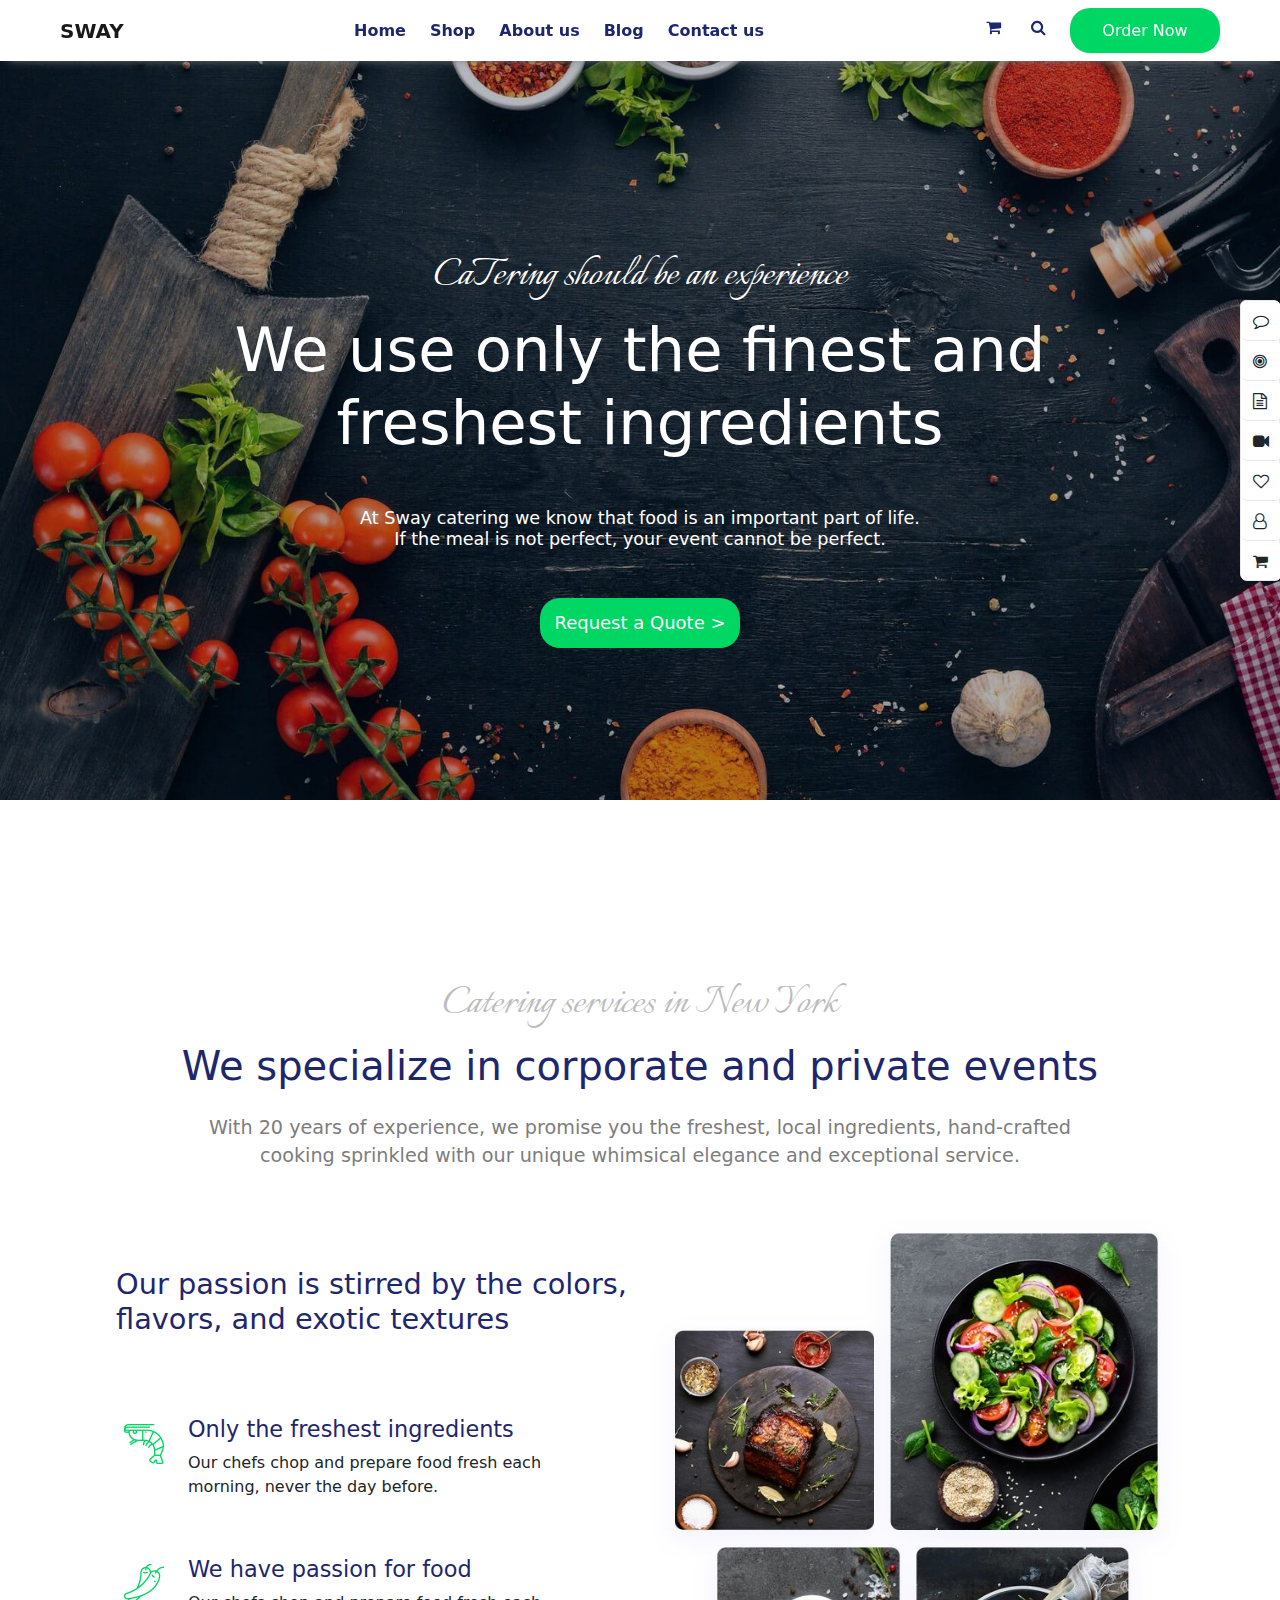
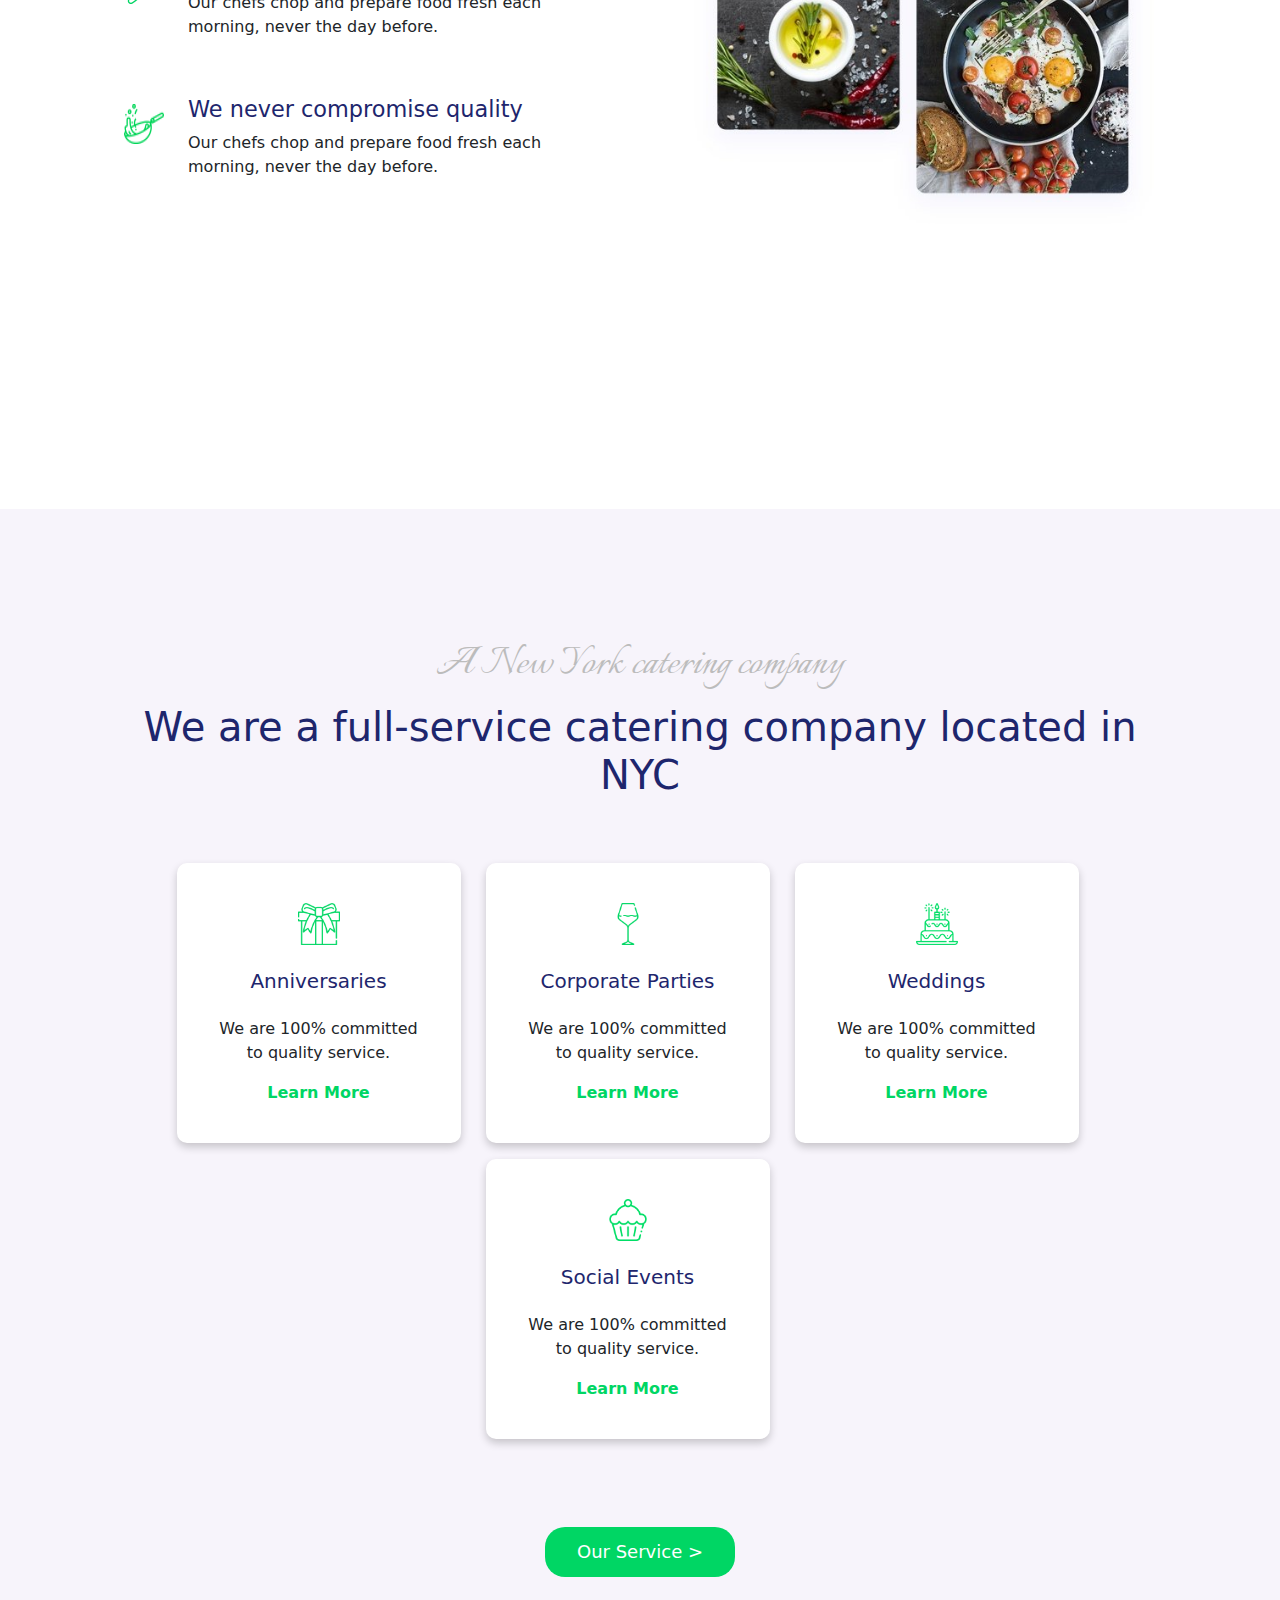
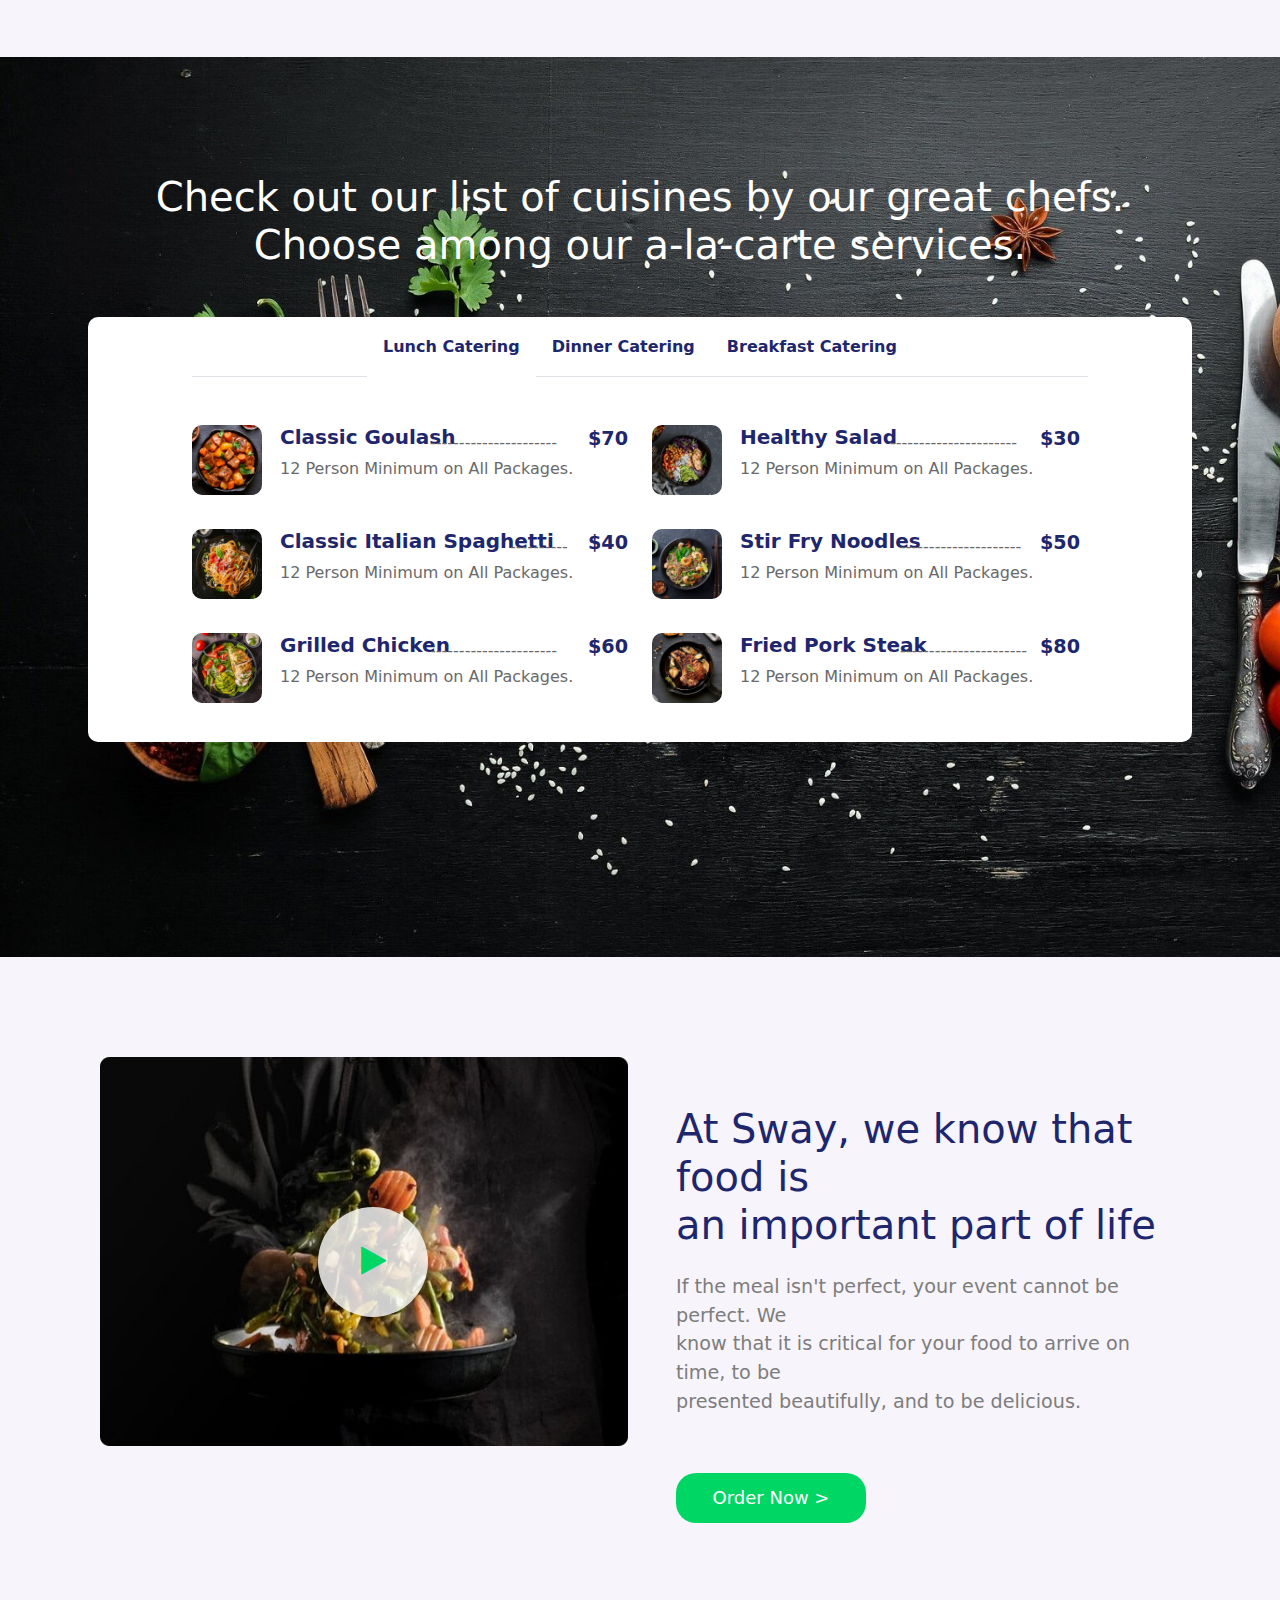
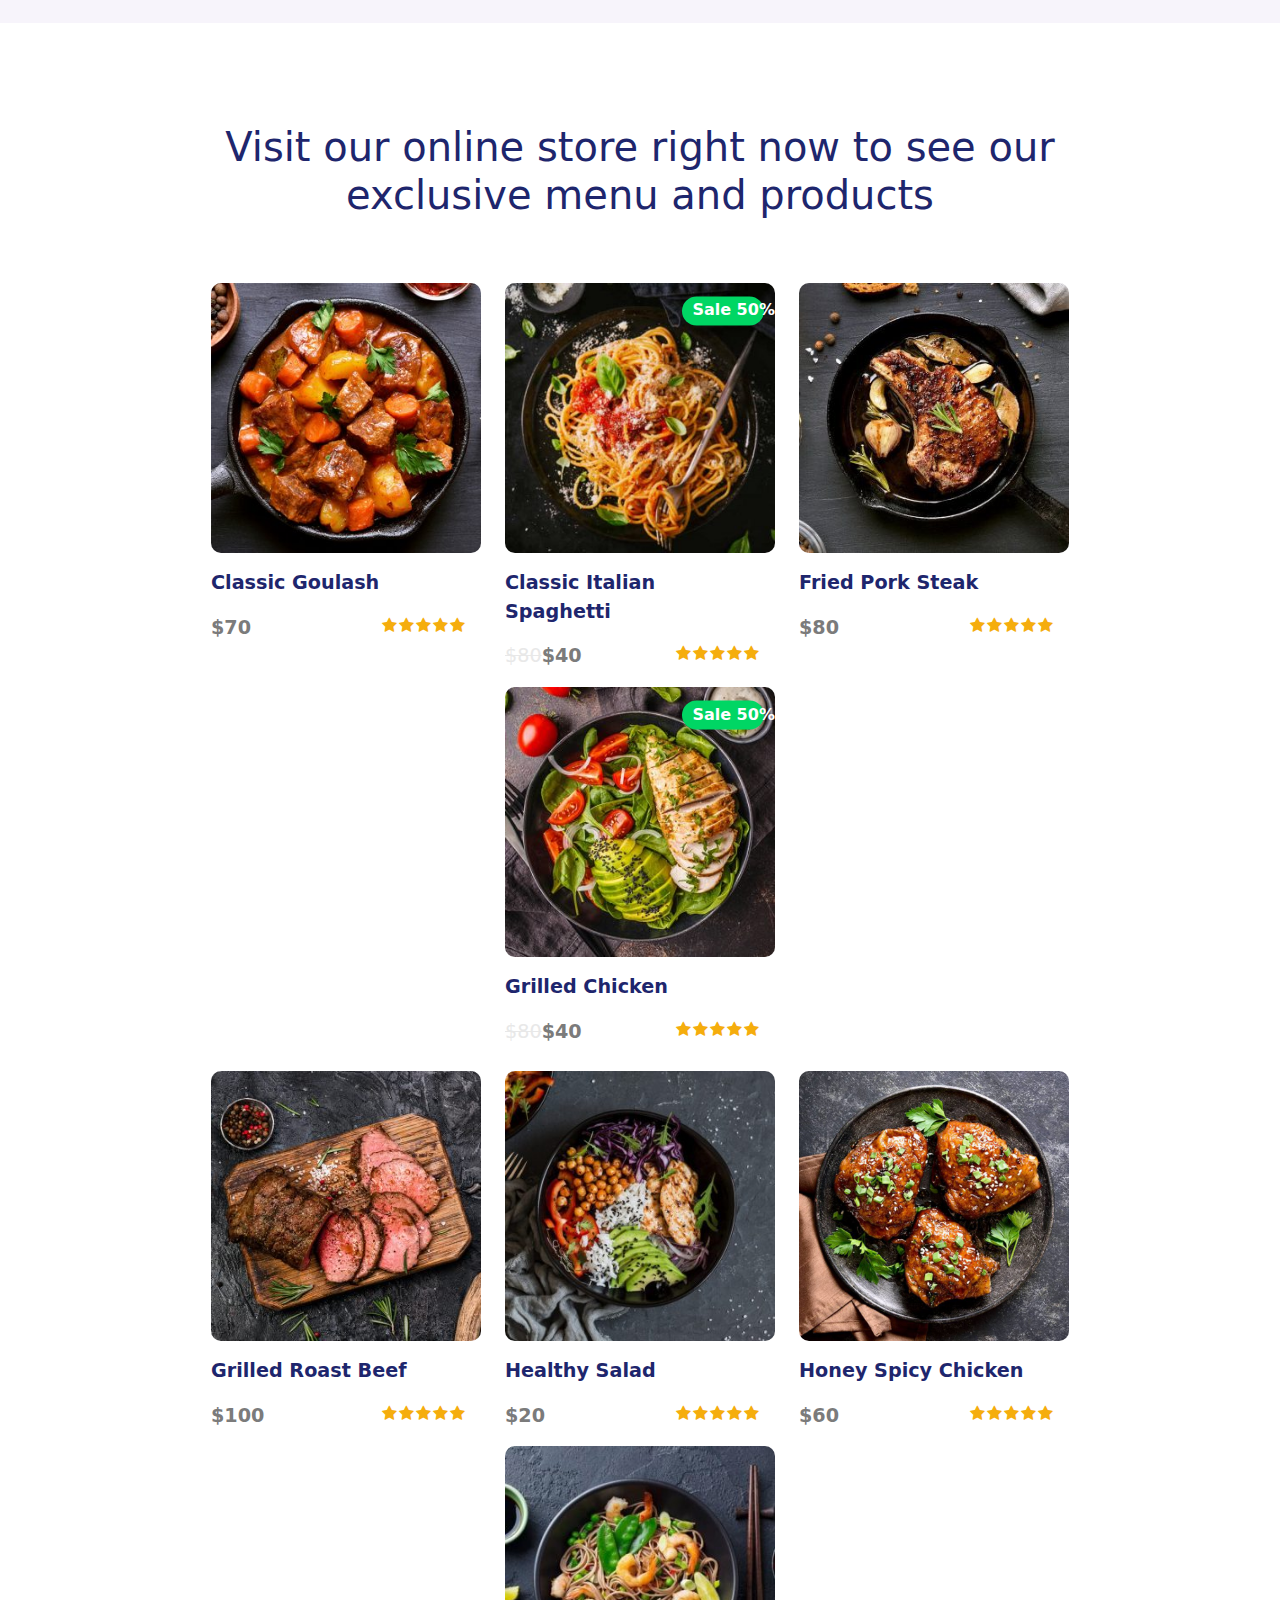
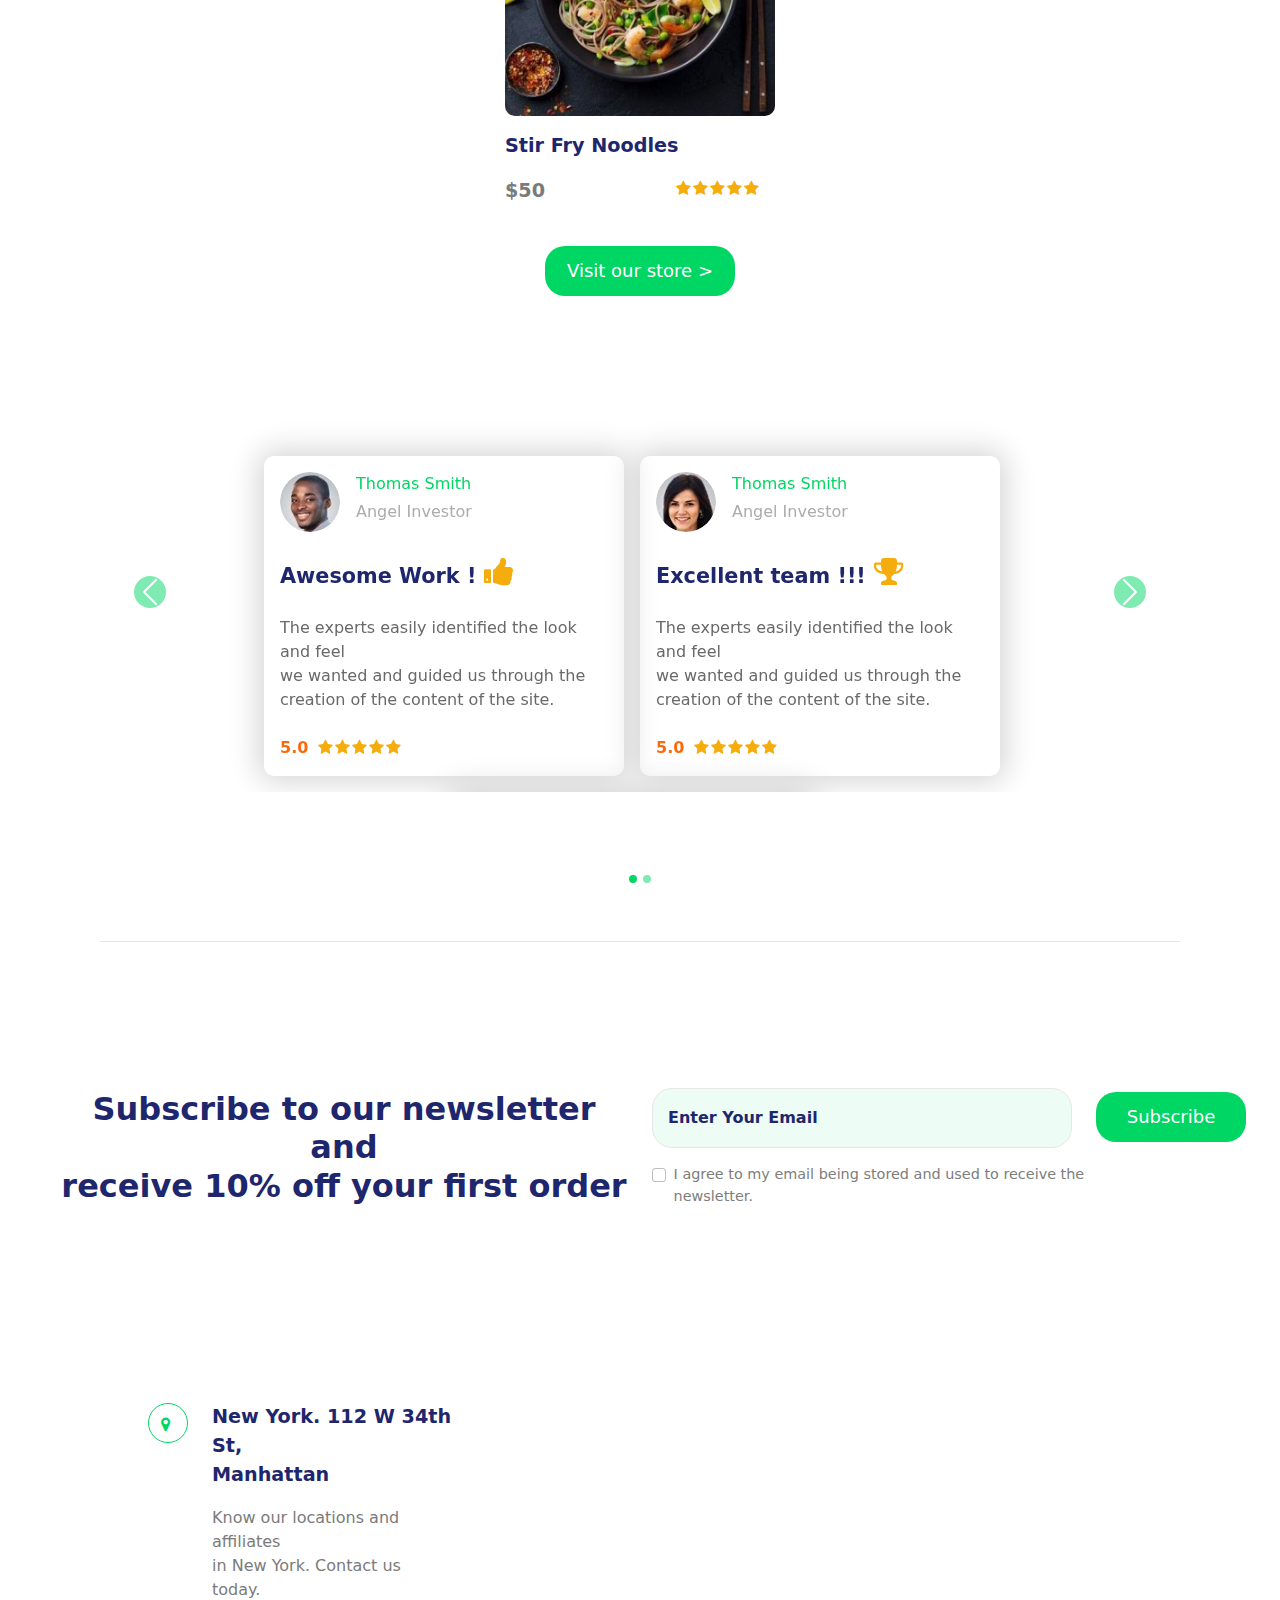
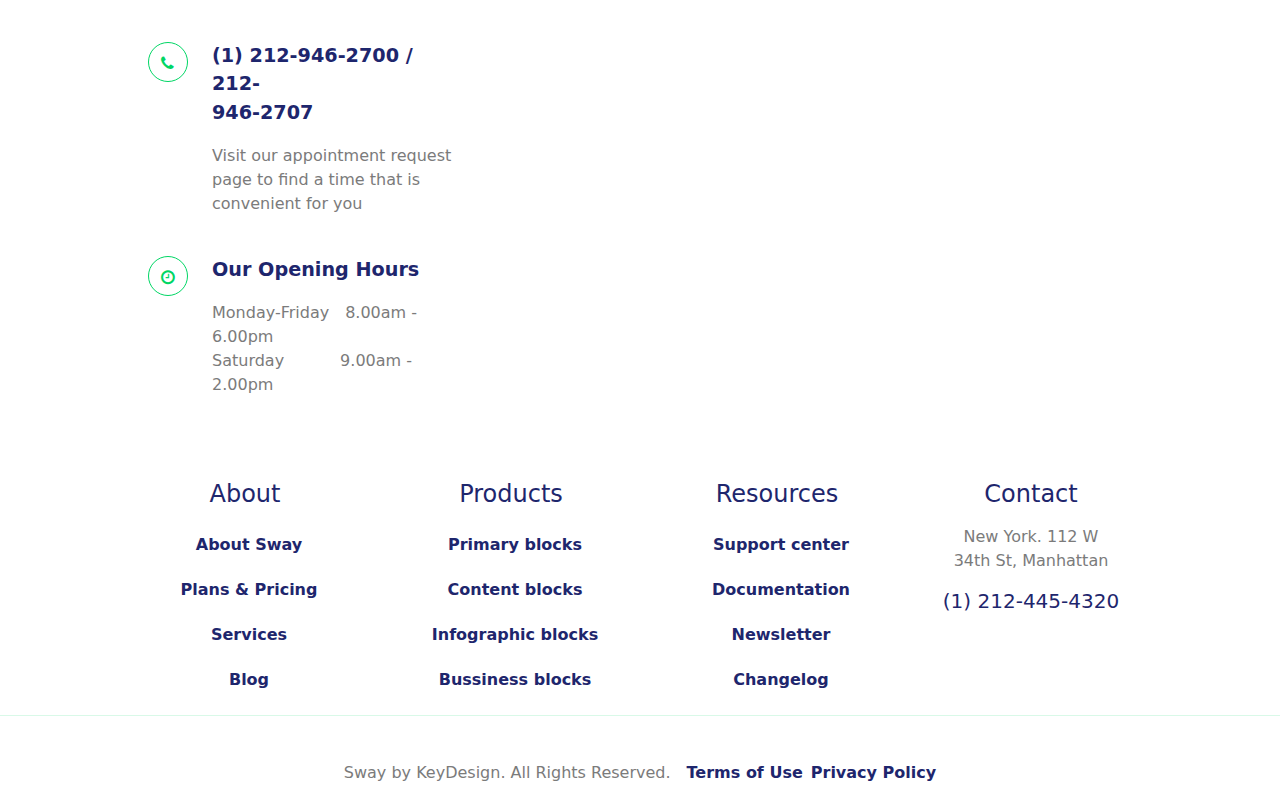
<file: index.html>
<!DOCTYPE html>
<html lang="en">

<head>
  <meta charset="UTF-8">
  <meta name="viewport" content="width=device-width, initial-scale=1.0">
  <link rel="stylesheet" type="text/css" href="css/bootstrap.min.css">
  <link rel="stylesheet" type="text/css" href="css/modal-video.min.css">
  <script type="text/javascript" src="js/popper.min.js"></script>
  <script type="text/javascript" src="js/bootstrap.min.js"></script>
  <script src="http://code.jquery.com/jquery-2.2.4.min.js"></script>
  <script type="text/javascript" src="js/jquery-modal-video.min.js"></script>
  <link rel="stylesheet" type="text/css" href="style.css">
  <link rel="stylesheet" type="text/css" href="responsive.css">
  <link rel="stylesheet" type="text/css" href="font-awesome-4.7.0/font-awesome-4.7.0/css/font-awesome.min.css">
  <link type="text/css" rel="stylesheet"
    href="https://fonts.googleapis.com/css?family=Roboto:300,400,500,700|Google+Sans:400,500,700|Google+Sans+Text:400">
  <link href="https://fonts.googleapis.com/css2?family=Fleur+De+Leah&family=Italianno&display=swap" rel="stylesheet">
  <title>Home Page</title>
</head>

<body>
  <!-- SECTION 1 -->
  <nav class="navbar navbar-expand-lg navbar-light navbar11">
    <div class="container-fluid first1">
      <a class="navbar-brand ms-5" href="#"><strong>SWAY</strong></a>
      <button class="navbar-toggler" type="button" data-bs-toggle="collapse" data-bs-target="#navbarSupportedContent"
        aria-controls="navbarSupportedContent" aria-expanded="false" aria-label="Toggle navigation">
        <span class="navbar-toggler-icon"></span>
      </button>
      <div class="collapse navbar-collapse" id="navbarSupportedContent">
        <ul class="navbar-nav me-auto ms-auto mb-2 mb-lg-0">
          <li class="nav-item me-2">
            <a class="nav-link navtext" aria-current="page" href="index.html">Home</a>
          </li>
          <li class="nav-item me-2">
            <a class="nav-link navtext" href="Shop.html">Shop</a>
          </li>
          <li class="nav-item me-2">
            <a class="nav-link navtext" href="About.html">About us</a>
          </li>
          <li class="nav-item me-2">
            <a class="nav-link navtext" href="Blog.html">Blog</a>
          </li>
          <li class="nav-item me-2">
            <a class="nav-link navtext" href="Contact.html">Contact us</a>
          </li>
        </ul>
        <div class="d-flex">
          <div class="nav_icons pt-2">
            <a href="#"><i class="fa fa-shopping-cart me-4 ic1" aria-hidden="true"></i></a>
            <a href="#"><i class="fa fa-search me-4 ic1" aria-hidden="true"></i></a>
          </div>
          <button class="btn btn-outline-success btn1 me-5" type="submit">Order Now</button>
        </div>
      </div>
    </div>
  </nav>

  <div class="container-fluid  d-flex justify-content-center align-items-center sec1text">
    <div class="container text-center pt-5">
      <h2 class="ft1 mt-5">CaTering should be an experience</h2>
      <h1 class="ft2 mb-5">We use only the finest and<br> freshest ingredients</h1>
      <h6 class="p1 mb-5">At Sway catering we know that food is an important part of life.<br> If the meal is not
        perfect, your event cannot be perfect.</h6>
      <button class="btn2">Request a Quote ></button>
    </div>
  </div>

  <div class="sidebar">
    <p class="d-inline-block block1" tabindex="0" data-bs-toggle="popover" data-bs-trigger="hover focus"
      data-bs-content="Presale chat">
      <i class="fa fa-comment-o ms-2 mt-2" aria-hidden="true"></i><button class="btn btn-primary sdbtn1"
        type="button"></button>
    </p>
    <p class="d-inline-block block1" tabindex="0" data-bs-toggle="popover" data-bs-trigger="hover focus"
      data-bs-content="Submit support ticket">
      <i class="fa fa-bullseye ms-2 mt-2" aria-hidden="true"></i><button class="btn btn-primary sdbtn1"
        type="button"></button>
    </p>
    <p class="d-inline-block block1" tabindex="0" data-bs-toggle="popover" data-bs-trigger="hover focus"
      data-bs-content="Read Documantation">
      <i class="fa fa-file-text-o ms-2 mt-2" aria-hidden="true"></i><button class="btn btn-primary sdbtn1"
        type="button"></button>
    </p>
    <p class="d-inline-block block1" tabindex="0" data-bs-toggle="popover" data-bs-trigger="hover focus"
      data-bs-content="Watch video Tutorials">
      <i class="fa fa-video-camera ms-2 mt-2" aria-hidden="true"></i><button class="btn btn-primary sdbtn1"
        type="button"></button>
    </p>
    <p class="d-inline-block block1" tabindex="0" data-bs-toggle="popover" data-bs-trigger="hover focus"
      data-bs-content="Customer Showcase">
      <i class="fa fa-heart-o ms-2 mt-2" aria-hidden="true"></i><button class="btn btn-primary sdbtn1"
        type="button"></button>
    </p>
    <p class="d-inline-block block1" tabindex="0" data-bs-toggle="popover" data-bs-trigger="hover focus"
      data-bs-content="Join User community">
      <i class="fa fa-user-o ms-2 mt-2" aria-hidden="true"></i><button class="btn btn-primary sdbtn1"
        type="button"></button>
    </p>
    <p class="d-inline-block block1" tabindex="0" data-bs-toggle="popover" data-bs-trigger="hover focus"
      data-bs-content="Purchase sway">
      <i class="fa fa-shopping-cart ms-2 mt-2" aria-hidden="true"></i><button class="btn btn-primary sdbtn1"
        type="button"></button>
    </p>
  </div>

  <!-- SECTION 2 -->
  <div class="container-fluid text-center mt-5 main_2">
    <h2 class="s2ft1 mt-5">Catering services in New York</h2>
    <h1 class="s2ft2 mb-4">We specialize in corporate and private events</h1>
    <p class="s2ft3">With 20 years of experience, we promise you the freshest, local ingredients,
      hand-crafted<br>cooking sprinkled with our unique whimsical elegance and exceptional service.</p>
    <div class="row text-start mt-5">
      <div class="col-12 col-sm-12 col-md-12 col-lg-6 mt-5 s2col1">
        <h2 class="s2ft4 ms-3">Our passion is stirred by the colors,<br>flavors, and exotic textures</h2>
        <div class="container d-flex lere1">
          <img class="cticons1 mt-2" src="images/catering-icon1.jpg">
          <div class="s2sidetext ms-4">
            <h3 class="s2ft5">Only the freshest ingredients</h3>
            <p class="s1ft1">Our chefs chop and prepare food fresh each<br>
              morning, never the day before.</p>
          </div>
        </div>
        <div class="container d-flex lere1">
          <img class="cticons1 mt-2" src="images/catering-icon2.jpg">
          <div class="s2sidetext ms-4">
            <h3 class="s2ft5">We have passion for food</h3>
            <p class="s1ft1">Our chefs chop and prepare food fresh each<br>
              morning, never the day before.</p>
          </div>
        </div>
        <div class="container d-flex lere1">
          <img class="cticons1 mt-2" src="images/catering-icon3.jpg">
          <div class="s2sidetext ms-4">
            <h3 class="s2ft5">We never compromise quality</h3>
            <p class="s1ft1">Our chefs chop and prepare food fresh each<br>
              morning, never the day before.</p>
          </div>
        </div>
      </div>
      <div class="col-12 col-sm-12 col-md-12 col-lg-6 s2col2">
        <img class="cat2 img-fluid" src="images/catering2.jpg">
      </div>
    </div>
  </div>
  <!-- SECTION 3 -->
  <div class="container-fluid text-center mt-5 main_3">
    <h2 class="s2ft1 mt-5">A New York catering company</h2>
    <h1 class="s2ft2 mb-4">We are a full-service catering company located in NYC</h1>
    <div class="row mt-5 mb-5 justify-content-center sec3row1">
      <div class="col-2 mt-3 text-center sec3col1 center1">
        <img class="sec3img1" src="images/giftbox.png">
        <h5 class="sec3ft1 mt-4 mb-4">Anniversaries</h5>
        <p class="sec3ft2">We are 100% committed<br>to quality service.</p>
        <a href="#" class="sec3a1">Learn More</a>
      </div>
      <div class="col-2 mt-3 text-center sec3col1 center1">
        <img class="sec3img1" src="images/wine-glass.png">
        <h5 class="sec3ft1 mt-4 mb-4">Corporate Parties</h5>
        <p class="sec3ft2">We are 100% committed<br>to quality service.</p>
        <a href="#" class="sec3a1">Learn More</a>
      </div>
      <div class="col-2 mt-3 text-center sec3col1 center1">
        <img class="sec3img1" src="images/birthday-cake.png">
        <h5 class="sec3ft1 mt-4 mb-4">Weddings</h5>
        <p class="sec3ft2">We are 100% committed<br>to quality service.</p>
        <a href="#" class="sec3a1">Learn More</a>
      </div>
      <div class="col-2 mt-3 text-center sec3col1 center1">
        <img class="sec3img1" src="images/cupcake.png">
        <h5 class="sec3ft1 mt-4 mb-4">Social Events</h5>
        <p class="sec3ft2">We are 100% committed<br>to quality service.</p>
        <a href="#" class="sec3a1">Learn More</a>
      </div>
    </div>
    <button class="sec3btn1">Our Service ></button>
  </div>
  <!-- SECTION 4 -->
  <div class="container-fluid main_4 text-center">
    <h1 class="sec4ft1 mt-3 mb-5">Check out our list of cuisines by our great chefs.<br>
      Choose among our a-la-carte services.</h1>
    <div class="row justify-content-center sec4row1">
      <div class="col-lg-10 col-md-12 col-sm-12 col-12">
        <nav class="text-center">
          <div class="nav nav-tabs tabs1 d-flex justify-content-center" id="nav-tab" role="tablist">
            <button class="nav-link active sec4btn1" id="nav-home-tab" data-bs-toggle="tab" data-bs-target="#nav-home"
              type="button" role="tab" aria-controls="nav-home" aria-selected="true">Lunch Catering</button>
            <button class="nav-link sec4btn1" id="nav-profile-tab" data-bs-toggle="tab" data-bs-target="#nav-profile"
              type="button" role="tab" aria-controls="nav-profile" aria-selected="false">Dinner Catering</button>
            <button class="nav-link sec4btn1" id="nav-contact-tab" data-bs-toggle="tab" data-bs-target="#nav-contact"
              type="button" role="tab" aria-controls="nav-contact" aria-selected="false">Breakfast Catering</button>
          </div>
        </nav>
        <div class="tab-content content1" id="nav-tabContent">
          <div class="tab-pane fade show active" id="nav-home" role="tabpanel" aria-labelledby="nav-home-tab">
            <div class="row">
              <div class="col-12 col-sm-12 col-md-12 col-lg-6 sec4col1">
                <div class="sec4flex1 text-start mt-5 d-flex">
                  <div class="sec4img1 me-2"><img class="menuimg1 img-fluid" src="images/classic-goulash.jpg"></div>
                  <div class="sec4text1 me-2">
                    <h5 class="menuhead1">Classic Goulash</h5>
                    <p class="menup1">12 Person Minimum on All Packages.</p>
                    <div class="dotted">----------------------</div>
                  </div>
                  <div class="price1"><span class="pricetag">$</span><span class="pricetag">70</span></div>
                </div>
                <div class="sec4flex1 text-start mt-4 d-flex">
                  <div class="sec4img1 me-2"><img class="menuimg1 img-fluid" src="images/classic-italian-spaghetti.jpg">
                  </div>
                  <div class="sec4text1 me-2">
                    <h5 class="menuhead1">Classic Italian Spaghetti</h5>
                    <p class="menup1">12 Person Minimum on All Packages.</p>
                    <div class="dotted1">----------</div>
                  </div>
                  <div class="price1"><span class="pricetag">$</span><span class="pricetag">40</span></div>
                </div>
                <div class="sec4flex1 text-start mt-4 d-flex">
                  <div class="sec4img1 me-2"><img class="menuimg1 img-fluid" src="images/grilled-chicken.jpg"></div>
                  <div class="sec4text1 me-2">
                    <h5 class="menuhead1">Grilled Chicken</h5>
                    <p class="menup1">12 Person Minimum on All Packages.</p>
                    <div class="dotted">----------------------</div>
                  </div>
                  <div class="price1"><span class="pricetag">$</span><span class="pricetag">60</span></div>
                </div>
              </div>
              <div class="col-12 col-sm-12 col-md-12 col-lg-6 sec4col1">
                <div class="sec4flex1 text-start mt-5 d-flex">
                  <div class="sec4img1 me-2"><img class="menuimg1 img-fluid" src="images/healthy-salad.jpg"></div>
                  <div class="sec4text1">
                    <h5 class="menuhead1">Healthy Salad</h5>
                    <p class="menup1">12 Person Minimum on All Packages.</p>
                    <div class="dotted">----------------------</div>
                  </div>
                  <div class="price1"><span class="pricetag">$</span><span class="pricetag">30</span></div>
                </div>
                <div class="sec4flex1 text-start mt-4 d-flex">
                  <div class="sec4img1 me-2"><img class="menuimg1 img-fluid" src="images/stir-fry-noodles.jpg"></div>
                  <div class="sec4text1">
                    <h5 class="menuhead1">Stir Fry Noodles</h5>
                    <p class="menup1">12 Person Minimum on All Packages.</p>
                    <div class="dotted2">---------------------</div>
                  </div>
                  <div class="price1"><span class="pricetag">$</span><span class="pricetag">50</span></div>
                </div>
                <div class="sec4flex1 text-start mt-4 d-flex">
                  <div class="sec4img1 me-2"><img class="menuimg1 img-fluid" src="images/fried-pork-steak.jpg"></div>
                  <div class="sec4text1">
                    <h5 class="menuhead1">Fried Pork Steak</h5>
                    <p class="menup1">12 Person Minimum on All Packages.</p>
                    <div class="dotted2">----------------------</div>
                  </div>
                  <div class="price1"><span class="pricetag">$</span><span class="pricetag">80</span></div>
                </div>
              </div>
            </div>
          </div>
          <div class="tab-pane fade" id="nav-profile" role="tabpanel" aria-labelledby="nav-profile-tab">
            <div class="row">
              <div class="col-12 col-sm-12 col-md-12 col-lg-6">
                <div class="sec4flex1 text-start mt-5 d-flex">
                  <div class="sec4img1 me-2"><img class="menuimg1 img-fluid" src="images/classic-goulash.jpg"></div>
                  <div class="sec4text1">
                    <h5 class="menuhead1">Classic Goulash</h5>
                    <p class="menup1">12 Person Minimum on All Packages.</p>
                    <div class="dotted">----------------------</div>
                  </div>
                  <div class="price1"><span class="pricetag">$</span><span class="pricetag">70</span></div>
                </div>
                <div class="sec4flex1 text-start mt-4 d-flex">
                  <div class="sec4img1 me-2"><img class="menuimg1 img-fluid" src="images/classic-italian-spaghetti.jpg">
                  </div>
                  <div class="sec4text1">
                    <h5 class="menuhead1">Classic Italian Spaghetti</h5>
                    <p class="menup1">12 Person Minimum on All Packages.</p>
                    <div class="dotted1">----------</div>
                  </div>
                  <div class="price1"><span class="pricetag">$</span><span class="pricetag">40</span></div>
                </div>
                <div class="sec4flex1 text-start mt-4 d-flex">
                  <div class="sec4img1 me-2"><img class="menuimg1 img-fluid" src="images/grilled-chicken.jpg"></div>
                  <div class="sec4text1">
                    <h5 class="menuhead1">Grilled Chicken</h5>
                    <p class="menup1">12 Person Minimum on All Packages.</p>
                    <div class="dotted">----------------------</div>
                  </div>
                  <div class="price1"><span class="pricetag">$</span><span class="pricetag">60</span></div>
                </div>
              </div>
              <div class="col-12 col-sm-12 col-md-12 col-lg-6">
                <div class="sec4flex1 text-start mt-5 d-flex">
                  <div class="sec4img1 me-2"><img class="menuimg1 img-fluid" src="images/healthy-salad.jpg"></div>
                  <div class="sec4text1">
                    <h5 class="menuhead1">Healthy Salad</h5>
                    <p class="menup1">12 Person Minimum on All Packages.</p>
                    <div class="dotted">----------------------</div>
                  </div>
                  <div class="price1"><span class="pricetag">$</span><span class="pricetag">30</span></div>
                </div>
                <div class="sec4flex1 text-start mt-4 d-flex">
                  <div class="sec4img1 me-2"><img class="menuimg1 img-fluid" src="images/stir-fry-noodles.jpg"></div>
                  <div class="sec4text1">
                    <h5 class="menuhead1">Stir Fry Noodles</h5>
                    <p class="menup1">12 Person Minimum on All Packages.</p>
                    <div class="dotted2">---------------------</div>
                  </div>
                  <div class="price1"><span class="pricetag">$</span><span class="pricetag">50</span></div>
                </div>
                <div class="sec4flex1 text-start mt-4 d-flex">
                  <div class="sec4img1 me-2"><img class="menuimg1 img-fluid" src="images/fried-pork-steak.jpg"></div>
                  <div class="sec4text1">
                    <h5 class="menuhead1">Fried Pork Steak</h5>
                    <p class="menup1">12 Person Minimum on All Packages.</p>
                    <div class="dotted2">----------------------</div>
                  </div>
                  <div class="price1"><span class="pricetag">$</span><span class="pricetag">80</span></div>
                </div>
              </div>
            </div>
          </div>
          <div class="tab-pane fade" id="nav-contact" role="tabpanel" aria-labelledby="nav-contact-tab">
            <div class="row">
              <div class="col-12 col-sm-12 col-md-12 col-lg-6 mt-4">
                <div class="sec4flex1 text-start mt-5 d-flex">
                  <div class="sec4img1 me-2"><img class="menuimg1" src="images/classic-goulash.jpg"></div>
                  <div class="sec4text1">
                    <h5 class="menuhead1">Classic Goulash</h5>
                    <p class="menup1">12 Person Minimum on All Packages.</p>
                    <div class="dotted">----------------------</div>
                  </div>
                  <div class="price1"><span class="pricetag">$</span><span class="pricetag">70</span></div>
                </div>
                <div class="sec4flex1 text-start mt-4 d-flex">
                  <div class="sec4img1 me-2"><img class="menuimg1" src="images/classic-italian-spaghetti.jpg"></div>
                  <div class="sec4text1">
                    <h5 class="menuhead1">Classic Italian Spaghetti</h5>
                    <p class="menup1">12 Person Minimum on All Packages.</p>
                    <div class="dotted1">----------</div>
                  </div>
                  <div class="price1"><span class="pricetag">$</span><span class="pricetag">40</span></div>
                </div>
                <div class="sec4flex1 text-start mt-4 d-flex">
                  <div class="sec4img1 me-2"><img class="menuimg1" src="images/grilled-chicken.jpg"></div>
                  <div class="sec4text1">
                    <h5 class="menuhead1">Grilled Chicken</h5>
                    <p class="menup1">12 Person Minimum on All Packages.</p>
                    <div class="dotted">----------------------</div>
                  </div>
                  <div class="price1"><span class="pricetag">$</span><span class="pricetag">60</span></div>
                </div>
              </div>
              <div class="col-12 col-sm-12 col-md-12 col-lg-6">
                <div class="sec4flex1 text-start mt-5 d-flex">
                  <div class="sec4img1 me-2"><img class="menuimg1" src="images/healthy-salad.jpg"></div>
                  <div class="sec4text1">
                    <h5 class="menuhead1">Healthy Salad</h5>
                    <p class="menup1">12 Person Minimum on All Packages.</p>
                    <div class="dotted">----------------------</div>
                  </div>
                  <div class="price1"><span class="pricetag">$</span><span class="pricetag">30</span></div>
                </div>
                <div class="sec4flex1 text-start mt-4 d-flex">
                  <div class="sec4img1 me-2"><img class="menuimg1" src="images/stir-fry-noodles.jpg"></div>
                  <div class="sec4text1">
                    <h5 class="menuhead1">Stir Fry Noodles</h5>
                    <p class="menup1">12 Person Minimum on All Packages.</p>
                    <div class="dotted2">---------------------</div>
                  </div>
                  <div class="price1"><span class="pricetag">$</span><span class="pricetag">50</span></div>
                </div>
                <div class="sec4flex1 text-start mt-4 d-flex">
                  <div class="sec4img1 me-2"><img class="menuimg1" src="images/fried-pork-steak.jpg"></div>
                  <div class="sec4text1">
                    <h5 class="menuhead1">Fried Pork Steak</h5>
                    <p class="menup1">12 Person Minimum on All Packages.</p>
                    <div class="dotted2">----------------------</div>
                  </div>
                  <div class="price1"><span class="pricetag">$</span><span class="pricetag">80</span></div>
                </div>
              </div>
            </div>
          </div>
        </div>
      </div>
    </div>
  </div>
  <!-- SECTION 5 -->
  <div class="container-fluid main_5">
    <div class="row">
      <div class="col-12 col-sm-12 col-md-12 col-lg-6 sec5col1">
        <img class="sec5img1 img-fluid" src="images/catering3.jpg">
        <button class="play_video1 sec5btn1" data-video-id="sDwQBHN4jK0"><i class="fa fa-play fa-2x play1"
            aria-hidden="true"></i></button>
      </div>
      <div class="col-12 col-sm-12 col-md-12 col-lg-6 mt-5">
        <div class="container">
          <h1 class="s2ft2">At Sway, we know that food is<br>an important part of life</h1>
          <p class="s2ft3 mt-4">If the meal isn't perfect, your event cannot be perfect. We<br>know that it is critical
            for your food to arrive on time, to be<br>presented beautifully, and to be delicious.</p>
          <button class="sec3btn1">Order Now ></button>
        </div>
      </div>
    </div>
  </div>
  <!-- SECTION 6 -->
  <div class="container-fluid text-center main_6">
    <h1 class="s2ft2 mb-5">Visit our online store right now to see our<br>exclusive menu and products</h1>
    <div class="row justify-content-center">
      <div class="col-md-2 col-lg-2 col-12 me-3 mt-3 sec6col1 text-start">
        <div class="d-flex align-items-center justify-content-center sec6hov1"><button class="addcart1"><a
              class="next_shop1" href="Shop.html" target="_blank">Add to Cart</a></button></div>
        <img class="menuimg6" src="images/classic-goulash.jpg">
        <p class="sec6p1 mt-3">Classic Goulash</p>
        <span class="sec6price">$70</span><span class="rating1"><i class="fa fa-star stary" aria-hidden="true"></i><i
            class="fa fa-star stary" aria-hidden="true"></i><i class="fa fa-star stary" aria-hidden="true"></i><i
            class="fa fa-star stary" aria-hidden="true"></i><i class="fa fa-star stary" aria-hidden="true"></i></span>
      </div>
      <div class="col-md-2 col-lg-2 col-12 me-3 mt-3 sec6col1 text-start">
        <div class="d-flex align-items-center justify-content-center sec6hov1"><button class="addcart1">Add to
            Cart</button></div>
        <img class="menuimg6" src="images/classic-italian-spaghetti.jpg">
        <span class="position-absolute top-1 start-100 translate-middle badge rounded-pill pills1">
          Sale 50%
        </span>
        <p class="sec6p1 mt-3">Classic Italian Spaghetti</p>
        <span class="crosstext1">$80</span><span class="sec6price">$40</span><span class="rating1"><i
            class="fa fa-star stary" aria-hidden="true"></i><i class="fa fa-star stary" aria-hidden="true"></i><i
            class="fa fa-star stary" aria-hidden="true"></i><i class="fa fa-star stary" aria-hidden="true"></i><i
            class="fa fa-star stary" aria-hidden="true"></i></span>
      </div>
      <div class="col-md-2 col-lg-2 col-12 me-3 mt-3 sec6col1 text-start">
        <div class="d-flex align-items-center justify-content-center sec6hov1"><button class="addcart1">Add to
            Cart</button></div>
        <img class="menuimg6" src="images/fried-pork-steak.jpg">
        <p class="sec6p1 mt-3">Fried Pork Steak</p>
        <span class="sec6price">$80</span><span class="rating1"><i class="fa fa-star stary" aria-hidden="true"></i><i
            class="fa fa-star stary" aria-hidden="true"></i><i class="fa fa-star stary" aria-hidden="true"></i><i
            class="fa fa-star stary" aria-hidden="true"></i><i class="fa fa-star stary" aria-hidden="true"></i></span>
      </div>
      <div class="col-md-2 col-lg-2 col-12 me-3 mt-3 sec6col1 text-start">
        <div class="d-flex align-items-center justify-content-center sec6hov1"><button class="addcart1">Add to
            Cart</button></div>
        <img class="menuimg6" src="images/grilled-chicken.jpg">
        <span class="position-absolute top-1 start-100 translate-middle badge rounded-pill pills1">
          Sale 50%
        </span>
        <p class="sec6p1 mt-3">Grilled Chicken</p>
        <span class="crosstext1">$80</span><span class="sec6price">$40</span><span class="rating1"><i
            class="fa fa-star stary" aria-hidden="true"></i><i class="fa fa-star stary" aria-hidden="true"></i><i
            class="fa fa-star stary" aria-hidden="true"></i><i class="fa fa-star stary" aria-hidden="true"></i><i
            class="fa fa-star stary" aria-hidden="true"></i></span>
      </div>
    </div>
    <div class="row justify-content-center mt-2">
      <div class="col-md-2 col-lg-2 col-12 me-3 mt-3 sec6col1 text-start">
        <div class="d-flex align-items-center justify-content-center sec6hov1"><button class="addcart1">Add to
            Cart</button></div>
        <img class="menuimg6" src="images/grilled-roast-beef.jpg">
        <p class="sec6p1 mt-3">Grilled Roast Beef</p>
        <span class="sec6price">$100</span><span class="rating1"><i class="fa fa-star stary" aria-hidden="true"></i><i
            class="fa fa-star stary" aria-hidden="true"></i><i class="fa fa-star stary" aria-hidden="true"></i><i
            class="fa fa-star stary" aria-hidden="true"></i><i class="fa fa-star stary" aria-hidden="true"></i></span>
      </div>
      <div class="col-md-2 col-lg-2 col-12 me-3 mt-3 sec6col1 text-start">
        <div class="d-flex align-items-center justify-content-center sec6hov1"><button class="addcart1">Add to
            Cart</button></div>
        <img class="menuimg6" src="images/healthy-salad-320x320.jpg">
        <p class="sec6p1 mt-3">Healthy Salad</p>
        <span class="sec6price">$20</span><span class="rating1"><i class="fa fa-star stary" aria-hidden="true"></i><i
            class="fa fa-star stary" aria-hidden="true"></i><i class="fa fa-star stary" aria-hidden="true"></i><i
            class="fa fa-star stary" aria-hidden="true"></i><i class="fa fa-star stary" aria-hidden="true"></i></span>
      </div>
      <div class="col-md-2 col-lg-2 col-12 me-3 mt-3 sec6col1 text-start">
        <div class="d-flex align-items-center justify-content-center sec6hov1"><button class="addcart1">Add to
            Cart</button></div>
        <img class="menuimg6" src="images/honey-spicy-chicken.jpg">
        <p class="sec6p1 mt-3">Honey Spicy Chicken</p>
        <span class="sec6price">$60</span><span class="rating1"><i class="fa fa-star stary" aria-hidden="true"></i><i
            class="fa fa-star stary" aria-hidden="true"></i><i class="fa fa-star stary" aria-hidden="true"></i><i
            class="fa fa-star stary" aria-hidden="true"></i><i class="fa fa-star stary" aria-hidden="true"></i></span>
      </div>
      <div class="col-md-2 col-lg-2 col-12 me-3 mt-3 sec6col1 text-start">
        <div class="d-flex align-items-center justify-content-center sec6hov1"><button class="addcart1">Add to
            Cart</button></div>
        <img class="menuimg6" src="images/stir-fry-noodles.jpg">
        <p class="sec6p1 mt-3">Stir Fry Noodles</p>
        <span class="sec6price">$50</span><span class="rating1"><i class="fa fa-star stary" aria-hidden="true"></i><i
            class="fa fa-star stary" aria-hidden="true"></i><i class="fa fa-star stary" aria-hidden="true"></i><i
            class="fa fa-star stary" aria-hidden="true"></i><i class="fa fa-star stary" aria-hidden="true"></i></span>
      </div>
    </div>
    <button class="sec3btn1 mb-5">Visit our store ></button>
    <!-- SECTION 7A -->
    <div id="carouselExampleIndicators" class="carousel slide revslide1 mt-5" data-bs-ride="carousel">
      <div class="carousel-indicators mb-5">
        <button type="button" data-bs-target="#carouselExampleIndicators" data-bs-slide-to="0" class="active roundbtn1"
          aria-current="true" aria-label="Slide 1"></button>
        <button type="button" data-bs-target="#carouselExampleIndicators" data-bs-slide-to="1" class="roundbtn1"
          aria-label="Slide 2"></button>
      </div>
      <div class="carousel-inner">
        <div class="carousel-item active revslide2">
          <div class="row justify-content-center mt-5">
            <div class="col-lg-4 col-md-6 col-12 me-3 p-3 mt-3 my1">
              <div class="container-fluid text-start p-0">
                <div class="d-flex sec6flex1 mb-3">
                  <div class="customimg1"><img class="cus1" src="images/review1.jpg"></div>
                  <div class="revtext1 ms-3">
                    <p class="csrev1 mb-1">Thomas Smith</p>
                    <p class="csrev2 mt-0">Angel Investor</p>
                  </div>
                </div>
                <span class="revh1 mt-3 mb-5">Awesome Work !</span><i class="fa fa-thumbs-up fa-2x revemo1 ms-2"
                  aria-hidden="true"></i>
                <p class="revp1 mb-4 mt-4">The experts easily identified the look and feel<br>we wanted and guided us
                  through the<br>creation of the content of the site.</p>
                <span class="revrate1 mt-4 me-2">5.0</span><span class="revstar1"><i class="fa fa-star stary"
                    aria-hidden="true"></i><i class="fa fa-star stary" aria-hidden="true"></i><i
                    class="fa fa-star stary" aria-hidden="true"></i><i class="fa fa-star stary"
                    aria-hidden="true"></i><i class="fa fa-star stary" aria-hidden="true"></i></span>
              </div>
            </div>
            <div class="col-lg-4 col-md-6 col-12 me-3 p-3 mt-3 my1">
              <div class="container-fluid text-start p-0">
                <div class="d-flex sec6flex1 mb-3">
                  <div class="customimg1"><img class="cus1" src="images/review2.jpg"></div>
                  <div class="revtext1 ms-3">
                    <p class="csrev1 mb-1">Thomas Smith</p>
                    <p class="csrev2 mt-0">Angel Investor</p>
                  </div>
                </div>
                <span class="revh1 mt-3 mb-5">Excellent team !!!</span><i class="fa fa-trophy fa-2x revemo1 ms-2"
                  aria-hidden="true"></i>
                <p class="revp1 mb-4 mt-4">The experts easily identified the look and feel<br>we wanted and guided us
                  through the<br>creation of the content of the site.</p>
                <span class="revrate1 mt-4 me-2">5.0</span><span class="revstar1"><i class="fa fa-star stary"
                    aria-hidden="true"></i><i class="fa fa-star stary" aria-hidden="true"></i><i
                    class="fa fa-star stary" aria-hidden="true"></i><i class="fa fa-star stary"
                    aria-hidden="true"></i><i class="fa fa-star stary" aria-hidden="true"></i></span>
              </div>
            </div>
            <div class="col-lg-4 col-md-6 col-12 me-3 p-3 mt-3 my1">
              <div class="container-fluid text-start p-0">
                <div class="d-flex sec6flex1 mb-3">
                  <div class="customimg1"><img class="cus1" src="images/review3.jpg"></div>
                  <div class="revtext1 ms-3">
                    <p class="csrev1 mb-1">Thomas Smith</p>
                    <p class="csrev2 mt-0">Angel Investor</p>
                  </div>
                </div>
                <span class="revh1 mt-3 mb-5">I love sway</span><i class="fa fa-smile-o fa-2x revemo1 ms-2"
                  aria-hidden="true"></i>
                <p class="revp1 mb-4 mt-4">The experts easily identified the look and feel<br>we wanted and guided us
                  through the<br>creation of the content of the site.</p>
                <span class="revrate1 mt-4 me-2">5.0</span><span class="revstar1"><i class="fa fa-star stary"
                    aria-hidden="true"></i><i class="fa fa-star stary" aria-hidden="true"></i><i
                    class="fa fa-star stary" aria-hidden="true"></i><i class="fa fa-star stary"
                    aria-hidden="true"></i><i class="fa fa-star stary" aria-hidden="true"></i></span>
              </div>
            </div>
          </div>
        </div>
        <div class="carousel-item revslide2">
          <div class="row justify-content-center mt-5">
            <div class="col-lg-4 col-md-6 col-12 me-3 mt-3 p-3 my1">
              <div class="container-fluid text-start p-0">
                <div class="d-flex sec6flex1 mb-3">
                  <div class="customimg1"><img class="cus1" src="images/review4.jpg"></div>
                  <div class="revtext1 ms-3">
                    <p class="csrev1 mb-1">Thomas Smith</p>
                    <p class="csrev2 mt-0">Angel Investor</p>
                  </div>
                </div>
                <span class="revh1 mt-3 mb-5">Excellent team !!!</span><i class="fa fa-thumbs-up fa-2x revemo1 ms-2"
                  aria-hidden="true"></i>
                <p class="revp1 mb-4 mt-4">The experts easily identified the look and feel<br>we wanted and guided us
                  through the<br>creation of the content of the site.</p>
                <span class="revrate1 mt-4 me-2">5.0</span><span class="revstar1"><i class="fa fa-star stary"
                    aria-hidden="true"></i><i class="fa fa-star stary" aria-hidden="true"></i><i
                    class="fa fa-star stary" aria-hidden="true"></i><i class="fa fa-star stary"
                    aria-hidden="true"></i><i class="fa fa-star stary" aria-hidden="true"></i></span>
              </div>
            </div>
            <div class="col-lg-4 col-md-6 col-12 me-3 mt-3 p-3 my1">
              <div class="container-fluid text-start p-0">
                <div class="d-flex sec6flex1 mb-3">
                  <div class="customimg1"><img class="cus1" src="images/review2.jpg"></div>
                  <div class="revtext1 ms-3">
                    <p class="csrev1 mb-1">Thomas Smith</p>
                    <p class="csrev2 mt-0">Angel Investor</p>
                  </div>
                </div>
                <span class="revh1 mt-3 mb-5">Awesome Work !!</span><i class="fa fa-trophy fa-2x revemo1 ms-2"
                  aria-hidden="true"></i>
                <p class="revp1 mb-4 mt-4">The experts easily identified the look and feel<br>we wanted and guided us
                  through the<br>creation of the content of the site.</p>
                <span class="revrate1 mt-4 me-2">5.0</span><span class="revstar1"><i class="fa fa-star stary"
                    aria-hidden="true"></i><i class="fa fa-star stary" aria-hidden="true"></i><i
                    class="fa fa-star stary" aria-hidden="true"></i><i class="fa fa-star stary"
                    aria-hidden="true"></i><i class="fa fa-star stary" aria-hidden="true"></i></span>
              </div>
            </div>
            <div class="col-lg-4 col-md-6 col-12 me-3 mt-3 p-3 my1">
              <div class="container-fluid text-start p-0">
                <div class="d-flex sec6flex1 mb-3">
                  <div class="customimg1"><img class="cus1" src="images/review3.jpg"></div>
                  <div class="revtext1 ms-3">
                    <p class="csrev1 mb-1">Thomas Smith</p>
                    <p class="csrev2 mt-0">Angel Investor</p>
                  </div>
                </div>
                <span class="revh1 mt-3 mb-5">I love sway</span><i class="fa fa-smile-o fa-2x revemo1 ms-2"
                  aria-hidden="true"></i>
                <p class="revp1 mb-4 mt-4">The experts easily identified the look and feel<br>we wanted and guided us
                  through the<br>creation of the content of the site.</p>
                <span class="revrate1 mt-4 me-2">5.0</span><span class="revstar1"><i class="fa fa-star stary"
                    aria-hidden="true"></i><i class="fa fa-star stary" aria-hidden="true"></i><i
                    class="fa fa-star stary" aria-hidden="true"></i><i class="fa fa-star stary"
                    aria-hidden="true"></i><i class="fa fa-star stary" aria-hidden="true"></i></span>
              </div>
            </div>
          </div>
        </div>
      </div>
      <button class="carousel-control-prev roundnext2" type="button" data-bs-target="#carouselExampleIndicators"
        data-bs-slide="prev">
        <span class="carousel-control-prev-icon roundnext1" aria-hidden="true"></span>
        <span class="visually-hidden">Previous</span>
      </button>
      <button class="carousel-control-next roundnext2" type="button" data-bs-target="#carouselExampleIndicators"
        data-bs-slide="next">
        <span class="carousel-control-next-icon roundnext1" aria-hidden="true"></span>
        <span class="visually-hidden">Next</span>
      </button>
    </div>
  </div>
  <div class="container-fluid">
    <div class="row justify-content-center">
      <div class="col-12 col-sm-12 col-md-12 col-lg-6 text-center">
        <h1 class="s6ft2 ms-5 mt-5">Subscribe to our newsletter and<br>receive 10% off your first order</h1>
      </div>
      <div class="col-12 col-sm-12 col-md-12 col-lg-6">
        <input class="email1" type="email" name="input_mail" placeholder="Enter Your Email"><button
          class="inputbtn1 ms-4">Subscribe</button>
        <div class="form-check check1  mt-3">
          <input class="form-check-input" type="checkbox" value="" id="flexCheckDefault">
          <label class="form-check-label" for="flexCheckDefault">
            I agree to my email being stored and used to receive the newsletter.
          </label>
        </div>
      </div>
    </div>
  </div>
  <div class="container-fluid main_map1 p-0 mt-5">
    <iframe width="100%" height="690px"
      src="https://www.google.com/maps/place/TryCatch+Classes+%7C+ReactJs+Web+Design,+IOS,+Flutter,+Android+Development,+UI+UX,+Data+Science,+Python+ML+Training+Course/@19.2288429,72.8501242,17z/data=!3m1!4b1!4m5!3m4!1s0x3be7b0d42c95bdf9:0x5a3374a957943f4b!8m2!3d19.2288429!4d72.8523129"></iframe>
    <div class="container map_div1 p-5">
      <div class="maptext1 mt-4 d-flex">
        <div class="mapicon me-4"><i class="fa fa-map-marker mapg1" aria-hidden="true"></i></div>
        <div class="intext1">
          <p class="mapp1">New York. 112 W 34th St,<br>Manhattan</p>
          <p class="mapp2">Know our locations and affiliates<br>in New York. Contact us today.</p>
        </div>
      </div>
      <div class="maptext1 mt-4 d-flex">
        <div class="mapicon me-4"><i class="fa fa-phone mapg1" aria-hidden="true"></i></div>
        <div class="intext1">
          <p class="mapp1">(1) 212-946-2700 / 212-<br>946-2707</p>
          <p class="mapp2">Visit our appointment request<br>page to find a time that is<br>convenient for you</p>
        </div>
      </div>
      <div class="maptext1 mt-4 mb-4 d-flex">
        <div class="mapicon me-4"><i class="fa fa-clock-o mapg1" aria-hidden="true"></i></div>
        <div class="intext1">
          <p class="mapp1">Our Opening Hours</p><span class="mapp2 me-3">Monday-Friday</span><span class="mapp2">8.00am
            - 6.00pm</span>
          <div><span class="mapp2 me-5">Saturday</span><span class="mapp2 ms-2">9.00am - 2.00pm</span></div>
        </div>
      </div>
    </div>
  </div>
  <!-- FOOTER -->
  <div class="container-fluid footer1">
    <div class="row footerow1 justify-content-center mt-3">
      <div class="col-lg-2 col-md-6 col-12 mt-5 me-3 p-2 footcol1 text-center">
        <h4 class="s2ft2 ms-4 mb-4">About</h4>
        <ul class="un1">
          <li><a href="#" class="underline1">About Sway</a></li>
          <li><a href="#" class="underline1">Plans & Pricing</a></li>
          <li><a href="#" class="underline1">Services</a></li>
          <li><a href="#" class="underline1">Blog</a></li>
        </ul>
      </div>
      <div class="col-lg-2 col-md-6 col-12 mt-5 me-3 p-2 footcol1 text-center">
        <h4 class="s2ft2 ms-4 mb-4">Products</h4>
        <ul class="un1">
          <li><a href="#" class="underline1">Primary blocks</a></li>
          <li><a href="#" class="underline1">Content blocks</a></li>
          <li><a href="#" class="underline1">Infographic blocks</a></li>
          <li><a href="#" class="underline1">Bussiness blocks</a></li>
        </ul>
      </div>
      <div class="col-lg-2 col-md-6 col-12 mt-5 me-3 p-2 footcol1 text-center">
        <h4 class="s2ft2 ms-4 mb-4">Resources</h4>
        <ul class="un1">
          <li><a href="#" class="underline1 under2">Support center</a></li>
          <li><a href="#" class="underline1 under2">Documentation</a></li>
          <li><a href="#" class="underline1 under2">Newsletter</a></li>
          <li><a href="#" class="underline1 under2">Changelog</a></li>
        </ul>
      </div>
      <div class="col-lg-2 col-md-6 col-12 mt-5 me-3 p-2  footcol1 text-center">
        <h4 class="s2ft2 mb-3">Contact</h4>
        <p class="mapp2">New York. 112 W<br>34th St, Manhattan</p>
        <h5 class="s2ft2">(1) 212-445-4320</h5>
      </div>
    </div>
    <div class="container-fluid text-center mt-4 mb-4">
      <span class="mapp2 me-3">Sway by KeyDesign. All Rights Reserved.</span><a href="#" class="terms1 me-2">Terms of
        Use</a><a href="#" class="terms1">Privacy Policy</a>
    </div>
  </div>











  <script>var popoverTriggerList = [].slice.call(document.querySelectorAll('[data-bs-toggle="popover"]'))
    var popoverList = popoverTriggerList.map(function (popoverTriggerEl) {
      return new bootstrap.Popover(popoverTriggerEl)
    })
  </script>
  <script>$(".play_video1").modalVideo();</script>
</body>

</html>
</file>
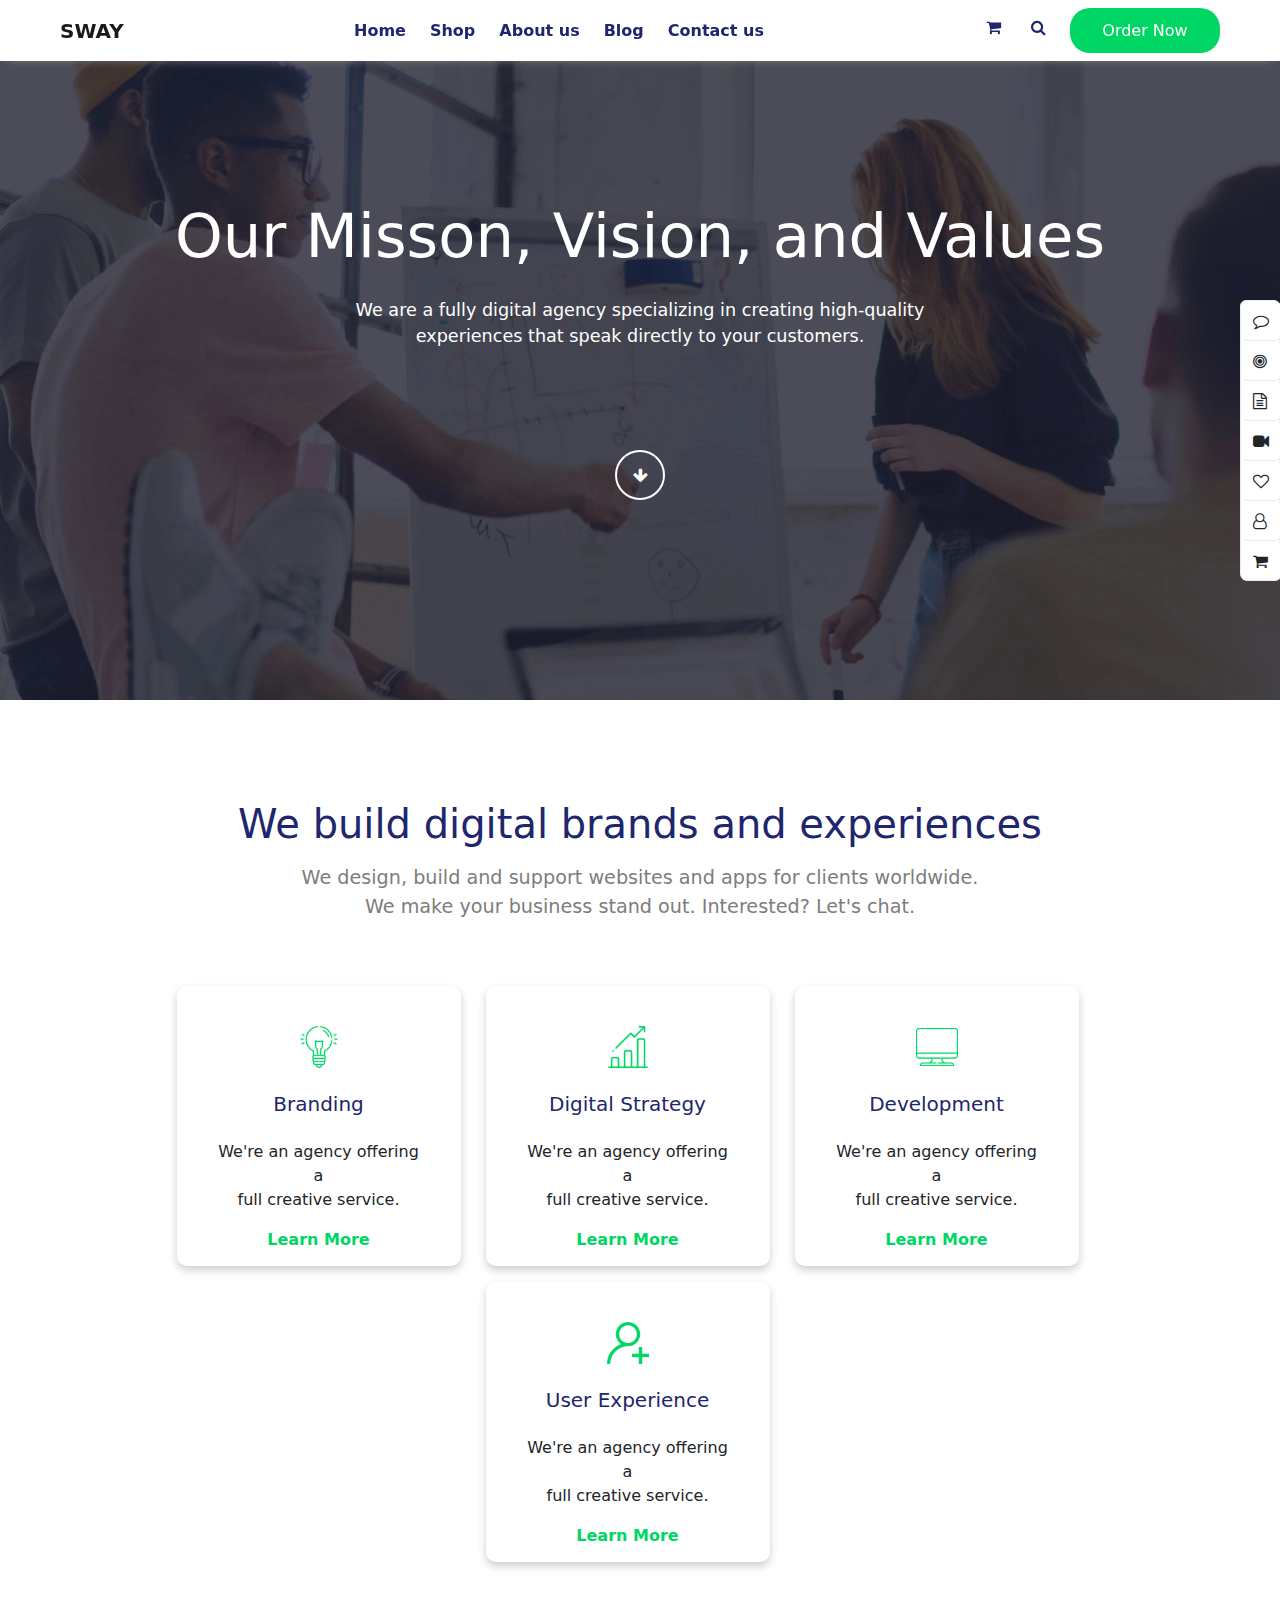
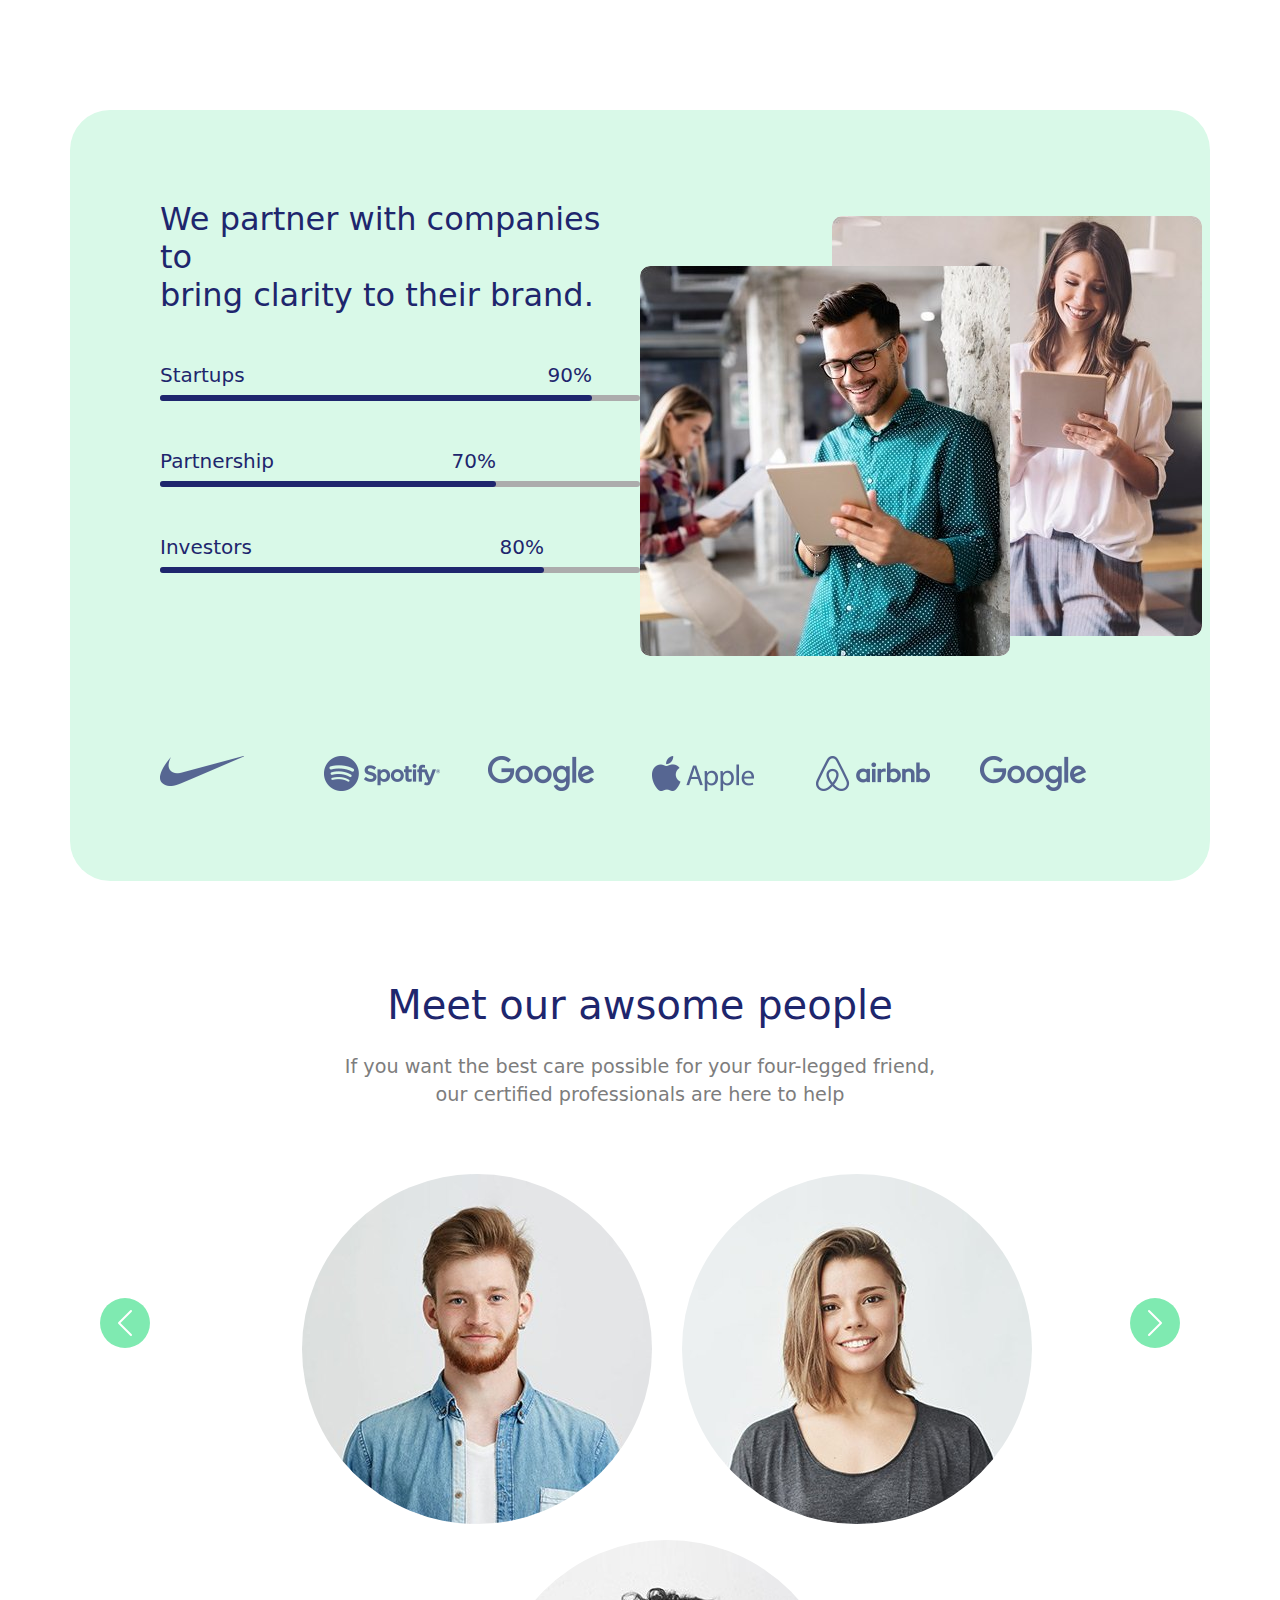
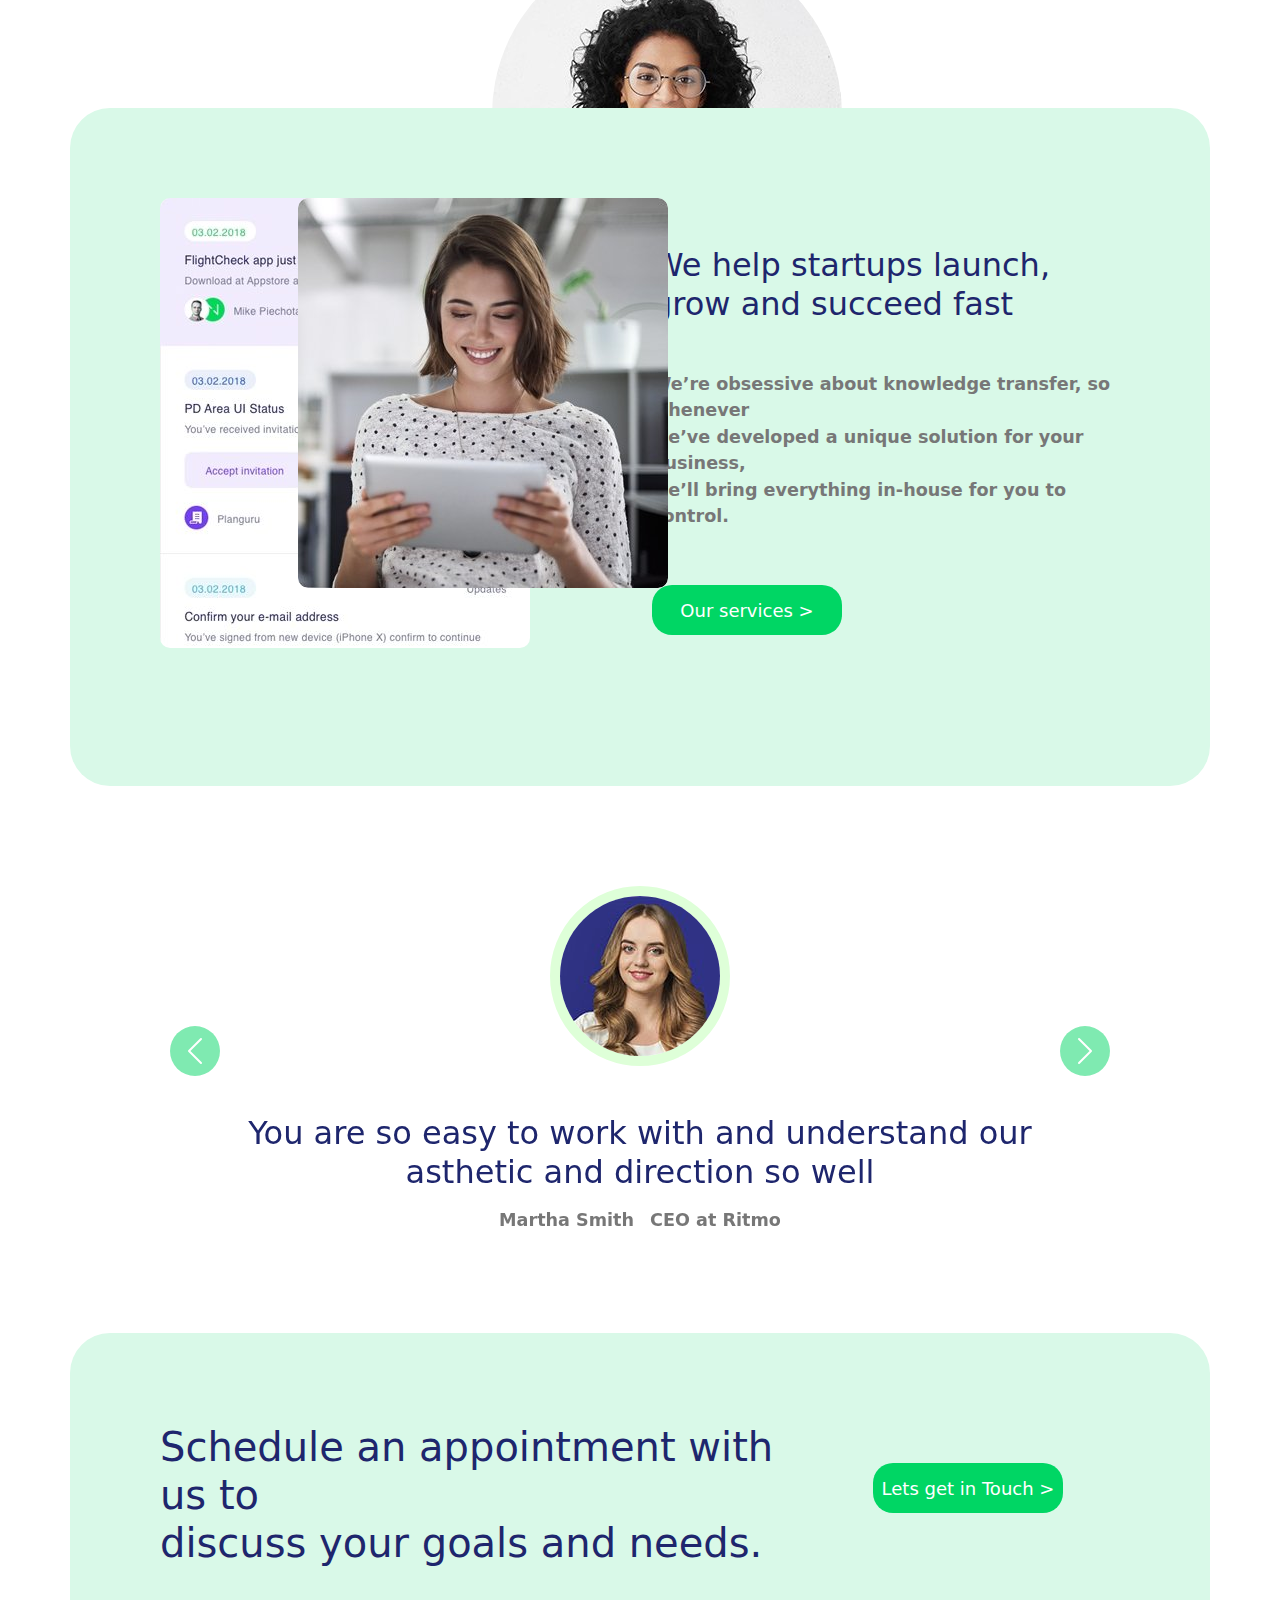
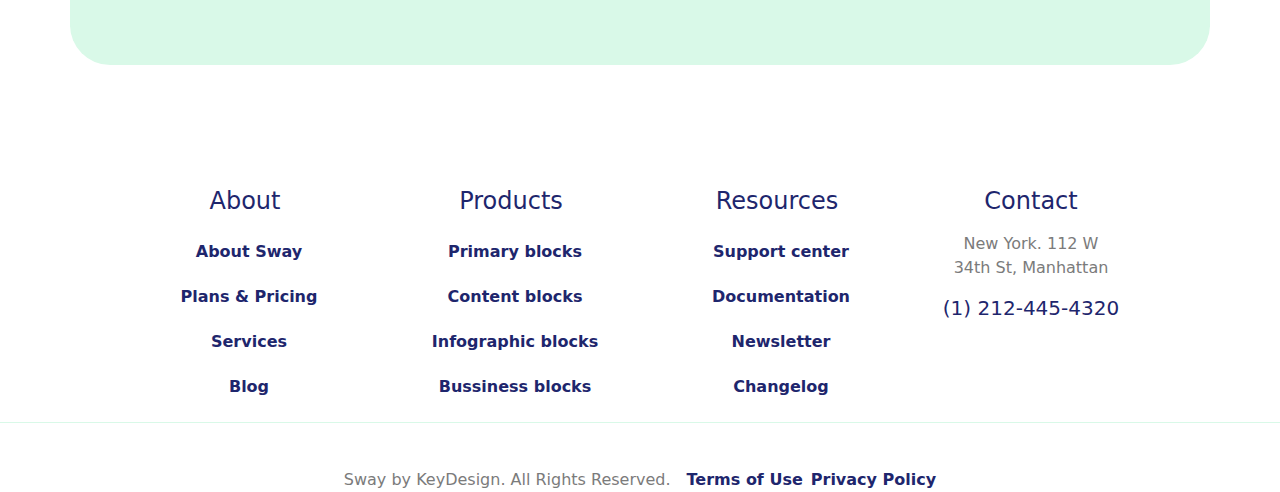
<file: About.html>
<!DOCTYPE html>
<html lang="en">
<head>
    <meta charset="UTF-8">
    <meta name="viewport" content="width=device-width, initial-scale=1.0">
    <link rel="stylesheet" type="text/css" href="css/bootstrap.min.css">
    <link rel="stylesheet" type="text/css" href="css/modal-video.min.css">
    <script type="text/javascript" src="js/popper.min.js"></script>
    <script type="text/javascript" src="js/bootstrap.min.js"></script>
    <script src="http://code.jquery.com/jquery-2.2.4.min.js"></script>
    <script type="text/javascript" src="js/jquery-modal-video.min.js"></script>
    <link rel="stylesheet" type="text/css" href="style.css">
    <link rel="stylesheet" type="text/css" href="responsive.css">
    <link rel="stylesheet" type="text/css" href="font-awesome-4.7.0/font-awesome-4.7.0/css/font-awesome.min.css">
    <link type="text/css" rel="stylesheet" href="https://fonts.googleapis.com/css?family=Roboto:300,400,500,700|Google+Sans:400,500,700|Google+Sans+Text:400">
    <link href="https://fonts.googleapis.com/css2?family=Fleur+De+Leah&family=Italianno&display=swap" rel="stylesheet">
    <title>About us</title>
</head>
<body>
<!-- SECTION 1 -->
<nav class="navbar navbar-expand-lg navbar-light navbar11">
    <div class="container-fluid first1">
      <a class="navbar-brand ms-5" href="#"><strong>SWAY</strong></a>
      <button class="navbar-toggler" type="button" data-bs-toggle="collapse" data-bs-target="#navbarSupportedContent" aria-controls="navbarSupportedContent" aria-expanded="false" aria-label="Toggle navigation">
        <span class="navbar-toggler-icon"></span>
      </button>
      <div class="collapse navbar-collapse" id="navbarSupportedContent">
        <ul class="navbar-nav me-auto ms-auto mb-2 mb-lg-0">
          <li class="nav-item me-2">
            <a class="nav-link navtext" aria-current="page" href="index.html">Home</a>
          </li>
          <li class="nav-item me-2">
            <a class="nav-link navtext" href="#">Shop</a>
          </li>
          <li class="nav-item me-2">
            <a class="nav-link navtext" href="About.html">About us</a>
          </li>
          <li class="nav-item me-2">
            <a class="nav-link navtext" href="Blog.html">Blog</a>
          </li>
          <li class="nav-item me-2">
            <a class="nav-link navtext" href="Contact.html">Contact us</a>
          </li>
        </ul>
        <div class="d-flex">
          <div class="nav_icons pt-2">
          <a href="#"><i class="fa fa-shopping-cart me-4 ic1" aria-hidden="true"></i></a>
          <a href="#"><i class="fa fa-search me-4 ic1" aria-hidden="true"></i></a></div>
          <button class="btn btn-outline-success btn1 me-5" type="submit">Order Now</button>
          </div>
      </div>
    </div>
  </nav>
  <div class="sidebar">
    <p class="d-inline-block block1" tabindex="0" data-bs-toggle="popover" data-bs-trigger="hover focus" data-bs-content="Presale chat">
      <i class="fa fa-comment-o ms-2 mt-2" aria-hidden="true"></i><button class="btn btn-primary sdbtn1" type="button"></button>
    </p>
    <p class="d-inline-block block1" tabindex="0" data-bs-toggle="popover" data-bs-trigger="hover focus" data-bs-content="Submit support ticket">
      <i class="fa fa-bullseye ms-2 mt-2" aria-hidden="true"></i><button class="btn btn-primary sdbtn1" type="button"></button>
    </p>
    <p class="d-inline-block block1" tabindex="0" data-bs-toggle="popover" data-bs-trigger="hover focus" data-bs-content="Read Documantation">
      <i class="fa fa-file-text-o ms-2 mt-2" aria-hidden="true"></i><button class="btn btn-primary sdbtn1" type="button"></button>
    </p>
    <p class="d-inline-block block1" tabindex="0" data-bs-toggle="popover" data-bs-trigger="hover focus" data-bs-content="Watch video Tutorials">
      <i class="fa fa-video-camera ms-2 mt-2" aria-hidden="true"></i><button class="btn btn-primary sdbtn1" type="button"></button>
    </p>
    <p class="d-inline-block block1" tabindex="0" data-bs-toggle="popover" data-bs-trigger="hover focus" data-bs-content="Customer Showcase">
      <i class="fa fa-heart-o ms-2 mt-2" aria-hidden="true"></i><button class="btn btn-primary sdbtn1" type="button"></button>
    </p>
    <p class="d-inline-block block1" tabindex="0" data-bs-toggle="popover" data-bs-trigger="hover focus" data-bs-content="Join User community">
      <i class="fa fa-user-o ms-2 mt-2" aria-hidden="true"></i><button class="btn btn-primary sdbtn1" type="button"></button>
    </p>
    <p class="d-inline-block block1" tabindex="0" data-bs-toggle="popover" data-bs-trigger="hover focus" data-bs-content="Purchase sway">
      <i class="fa fa-shopping-cart ms-2 mt-2" aria-hidden="true"></i><button class="btn btn-primary sdbtn1" type="button"></button>
    </p>
    </div>
<div class="container-fluid mainab1 d-flex justify-content-center align-items-center text-center">
<div class="container text-center mainabdiv_11 p-0">
<h1 class="ft2">Our Misson, Vision, and Values</h1>
<p class="p1 mt-4">We are a fully digital agency specializing in creating high-quality<br>experiences that speak directly to your customers.</p>
<div class="slidebottom1 me-auto ms-auto d-flex justify-content-center align-items-center"><i class="fa fa-arrow-down arw1" aria-hidden="true"></i></div></div>
</div>
<!-- SECTION 2 -->
<div class="container-fluid mainab2 text-center">
<h1 class="s2ft2">We build digital brands and experiences</h1>
<p class="s2ft3 mt-3">We design, build and support websites and apps for clients worldwide.<br>We make your business stand out. Interested? Let's chat.</p>
<div class="row mt-5 mb-5 justify-content-center sec2rowab1">
    <div class="col-2 mt-3 text-center sec3col1 center1">
    <img class="sec3img1" src="images/light-bulb.png">
    <h5 class="sec3ft1 mt-4 mb-4">Branding</h5>
    <p class="sec3ft2">We're an agency offering a<br>full creative service.</p>
    <a href="#" class="sec3a1">Learn More</a>
    </div>
    <div class="col-2 mt-3 text-center sec3col1 center1">
      <img class="sec3img1" src="images/bar-chart.png">
      <h5 class="sec3ft1 mt-4 mb-4">Digital Strategy</h5>
      <p class="sec3ft2">We're an agency offering a<br>full creative service.</p>
      <a href="#" class="sec3a1">Learn More</a>
      </div>
      <div class="col-2 mt-3 text-center sec3col1 center1">
        <img class="sec3img1" src="images/computer-screen.png">
        <h5 class="sec3ft1 mt-4 mb-4">Development</h5>
        <p class="sec3ft2">We're an agency offering a<br>full creative service.</p>
        <a href="#" class="sec3a1">Learn More</a>
        </div>
        <div class="col-2 mt-3 text-center sec3col1 center1">
          <img class="sec3img1" src="images/add-user.png">
          <h5 class="sec3ft1 mt-4 mb-4">User Experience</h5>
          <p class="sec3ft2">We're an agency offering a<br>full creative service.</p>
          <a href="#" class="sec3a1">Learn More</a>
          </div>
  </div>
</div>
<!-- SECTION 3 -->
<div class="container mainab3">
<div class="row">
  <div class="col-lg-6 col-md-12 col-sm-12 col-12 mb-5">
    <h2 class="s2ft2 mb-5">We partner with companies to<br>bring clarity to their brand.</h2>
    <div class="progressflex1 d-flex"><div class="pgsname1 text-start"><h5 class="s2ft2">Startups</h5></div><div class="pgsper1 text-end"><h5 class="s2ft2">90%</h5></div></div>
<div class="progressbar1"><div class="clrbar1"></div></div>
<div class="progressflex2 mt-5 d-flex"><div class="pgsname2 text-start"><h5 class="s2ft2">Partnership</h5></div><div class="pgsper2 text-end"><h5 class="s2ft2">70%</h5></div></div>
<div class="progressbar1"><div class="clrbar2"></div></div>
<div class="progressflex3 mt-5 d-flex"><div class="pgsname3 text-start"><h5 class="s2ft2">Investors</h5></div><div class="pgsper3 text-end"><h5 class="s2ft2">80%</h5></div></div>
<div class="progressbar1"><div class="clrbar3"></div></div>
  </div>
  <div class="col-lg-6 col-md-12 col-sm-12 col-12 mt-3 mb-5 pgscol1">
    <img class="pgsimg1 img-fluid" src="images/Startup4.jpg"><img class="pgsimg2 img-fluid" src="images/Startup5.jpg">
  </div>
</div>
<div id="carouselExampleControls" class="carousel slide mt-5" data-bs-ride="carousel">
  <div class="carousel-inner">
    <div class="carousel-item active">
      <div class="row">
        <div class="col-lg-2 col-md-4 co-sm-6 col-12 mt-4 brandpg1"><img src="images/client-blue1.webp"></div>
        <div class="col-lg-2 col-md-4 co-sm-6 col-12 mt-4 brandpg1"><img src="images/client-blue2.webp"></div>
        <div class="col-lg-2 col-md-4 co-sm-6 col-12 mt-4 brandpg1"><img src="images/client-blue3.webp"></div>
        <div class="col-lg-2 col-md-4 co-sm-6 col-12 mt-4 brandpg1"><img src="images/client-blue4.webp"></div>
        <div class="col-lg-2 col-md-4 co-sm-6 col-12 mt-4 brandpg1"><img src="images/client-blue6.webp"></div>
        <div class="col-lg-2 col-md-4 co-sm-6 col-12 mt-4 brandpg1"><img src="images/client-blue3.webp"></div>
      </div>
    </div>
    <div class="carousel-item">
      <div class="row">
        <div class="col-lg-2 col-md-4 co-sm-6 col-12 mt-4 brandpg1"><img src="images/client-blue1.webp"></div>
        <div class="col-lg-2 col-md-4 co-sm-6 col-12 mt-4 brandpg1"><img src="images/client-blue2.webp"></div>
        <div class="col-lg-2 col-md-4 co-sm-6 col-12 mt-4 brandpg1"><img src="images/client-blue3.webp"></div>
        <div class="col-lg-2 col-md-4 co-sm-6 col-12 mt-4 brandpg1"><img src="images/client-blue4.webp"></div>
        <div class="col-lg-2 col-md-4 co-sm-6 col-12 mt-4 brandpg1"><img src="images/client-blue6.webp"></div>
        <div class="col-lg-2 col-md-4 co-sm-6 col-12 mt-4 brandpg1"><img src="images/client-blue3.webp"></div>
      </div>
    </div>
  </div>
  <button class="carousel-control-prev brandbtn1" type="button" data-bs-target="#carouselExampleControls" data-bs-slide="prev">
    <span class="carousel-control-prev-icon" aria-hidden="true"></span>
    <span class="visually-hidden">Previous</span>
  </button>
  <button class="carousel-control-next brandbtn1" type="button" data-bs-target="#carouselExampleControls" data-bs-slide="next">
    <span class="carousel-control-next-icon" aria-hidden="true"></span>
    <span class="visually-hidden">Next</span>
  </button>
</div>
</div>
<!-- SECTION 4 -->
<div class="container-fluid text-center mainab4">
<h1 class="s2ft2">Meet our awsome people</h1>
<p class="abp1 mb-5 mt-4">If you want the best care possible for your four-legged friend,<br>our certified professionals are here to help</p>
<div id="carouselExampleControls" class="carousel slide abcs11" data-bs-ride="carousel">
  <div class="carousel-inner">
    <div class="carousel-item active">
      <div class="row justify-content-center abcr1">
        <div class="col-lg-3 col-md-6 col-12 mt-3 teamain1">
          <div class="overlay1 mt-3 text-center">
            <i class="fa fa-facebook me-3 abicon" aria-hidden="true"></i>
            <i class="fa fa-twitter me-3 abicon" aria-hidden="true"></i>
            <i class="fa fa-instagram abicon" aria-hidden="true"></i>
            <h5 class="teamp1 mt-4 mb-0">Amber Page</h5><p class="rolep1">Software Engineer</p>
          </div>
          <img class="abteam1" src="images/team1.jpg">
        </div>
        <div class="col-lg-3 col-md-6 col-12 mt-3 teamain1">
          <div class="overlay1 mt-3 text-center">
            <i class="fa fa-facebook me-3 abicon" aria-hidden="true"></i>
            <i class="fa fa-twitter me-3 abicon" aria-hidden="true"></i>
            <i class="fa fa-instagram abicon" aria-hidden="true"></i>
            <h5 class="teamp1 mt-4 mb-0">Amber Page</h5><p class="rolep1">Software Engineer</p>
          </div>
          <img class="abteam1" src="images/team3.jpg">
        </div>
        <div class="col-lg-3 col-md-6 col-12 mt-3 teamain1">
          <div class="overlay1 mt-3 text-center">
            <i class="fa fa-facebook me-3 abicon" aria-hidden="true"></i>
            <i class="fa fa-twitter me-3 abicon" aria-hidden="true"></i>
            <i class="fa fa-instagram abicon" aria-hidden="true"></i>
            <h5 class="teamp1 mt-4 mb-0">Amber Page</h5><p class="rolep1">Software Engineer</p>
          </div>
          <img class="abteam1" src="images/team4.jpg">
        </div>
      </div>
    </div>
    <div class="carousel-item">
      <div class="row justify-content-center abcr1">
        <div class="col-lg-3 col-md-6 col-12 mt-3 teamain1">
          <div class="overlay1 mt-3 text-center">
            <i class="fa fa-facebook me-3 abicon" aria-hidden="true"></i>
            <i class="fa fa-twitter me-3 abicon" aria-hidden="true"></i>
            <i class="fa fa-instagram abicon" aria-hidden="true"></i>
            <h5 class="teamp1 mt-4 mb-0">Amber Page</h5><p class="rolep1">Software Engineer</p>
          </div>
          <img class="abteam1" src="images/team3.jpg">
        </div>
        <div class="col-lg-3 col-md-6 col-12 mt-3 teamain1">
          <div class="overlay1 mt-3 text-center">
            <i class="fa fa-facebook me-3 abicon" aria-hidden="true"></i>
            <i class="fa fa-twitter me-3 abicon" aria-hidden="true"></i>
            <i class="fa fa-instagram abicon" aria-hidden="true"></i>
            <h5 class="teamp1 mt-4 mb-0">Amber Page</h5><p class="rolep1">Software Engineer</p>
          </div>
          <img class="abteam1" src="images/team1.jpg">
        </div>
        <div class="col-lg-3 col-md-6 col-12 mt-3 teamain1">
          <div class="overlay1 mt-3 text-center">
            <i class="fa fa-facebook me-3 abicon" aria-hidden="true"></i>
            <i class="fa fa-twitter me-3 abicon" aria-hidden="true"></i>
            <i class="fa fa-instagram abicon" aria-hidden="true"></i>
            <h5 class="teamp1 mt-4 mb-0">Amber Page</h5><p class="rolep1">Software Engineer</p>
          </div>
          <img class="abteam1" src="images/team4.jpg">
        </div>
      </div>
    </div>
  </div>
  <button class="carousel-control-prev abbtn1" type="button" data-bs-target="#carouselExampleControls" data-bs-slide="prev">
    <span class="carousel-control-prev-icon" aria-hidden="true"></span>
    <span class="visually-hidden">Previous</span>
  </button>
  <button class="carousel-control-next abbtn1" type="button" data-bs-target="#carouselExampleControls" data-bs-slide="next">
    <span class="carousel-control-next-icon" aria-hidden="true"></span>
    <span class="visually-hidden">Next</span>
  </button>
</div>
</div>
<!-- SECTION 5 -->
<div class="container mainab3">
  <div class="row">
    <div class="col-lg-6 col-md-12 col-sm-12 col-12 mb-5 pgscol1">
      <img class="pgsimg12" src="images/startup7.jpg"><img class="pgsimg21" src="images/startup8.jpg">
    </div>
    <div class="col-lg-6 col-md-12 col-sm-12 col-12">
      <h2 class="s2ft2 mt-5 mb-5">We help startups launch,<br>grow and succeed fast</h2>
      <p class="abp2">We’re obsessive about knowledge transfer, so whenever<br>we’ve developed a unique solution for your business,<br>we’ll bring everything in-house for you to control.</p>
      <button class="sec3btn1">Our services ></button>
    </div>
  </div>
</div>
<!-- SECTION 6 -->
<div class="container mainab6">
  <div id="carouselExampleControls" class="carousel slide" data-bs-ride="carousel">
    <div class="carousel-inner">
      <div class="carousel-item active">
        <div class="container-fluid testidiv1 text-center">
          <img class="testimonial1" src="images/testimonial1.jpg">
          <h2 class="s2ft2 mb-3 mt-5">You are so easy to work with and understand our<br>asthetic and direction so well</h2>
          <span class="abp2 me-3">Martha Smith</span><span class="abp2">CEO at Ritmo</span>
        </div>
      </div>
      <div class="carousel-item">
        <div class="container-fluid testidiv1 text-center">
          <img class="testimonial1" src="images/testimonial2.jpg">
          <h2 class="s2ft2 mb-3 mt-5">Sway is a fully packed practical tool of premium<br>built and design</h2>
          <span class="abp2 me-3">Thomas Smith</span><span class="abp2">Angel Investor</span>
        </div>
      </div>
      <div class="carousel-item">
        <div class="container-fluid testidiv1 text-center">
          <img class="testimonial1" src="images/testimonial3.jpg">
          <h2 class="s2ft2 mb-3 mt-5">Sway is a perfect for building your dream landing<br>page website without any coding</h2>
          <span class="abp2 me-3">Monica Smith</span><span class="abp2">Web designer</span>
        </div>
      </div>
      <div class="carousel-item">
        <div class="container-fluid testidiv1 text-center">
          <img class="testimonial1" src="images/testimonial4.jpg">
          <h2 class="s2ft2 mb-3 mt-5">Sway is a fully packed practical tool of premium<br>built and design</h2>
          <span class="abp2 me-3">Thomas Smith</span><span class="abp2">Angel Investor</span>
        </div>
      </div>
    </div>
    <button class="carousel-control-prev abbtn1" type="button" data-bs-target="#carouselExampleControls" data-bs-slide="prev">
      <span class="carousel-control-prev-icon" aria-hidden="true"></span>
      <span class="visually-hidden">Previous</span>
    </button>
    <button class="carousel-control-next abbtn1" type="button" data-bs-target="#carouselExampleControls" data-bs-slide="next">
      <span class="carousel-control-next-icon" aria-hidden="true"></span>
      <span class="visually-hidden">Next</span>
    </button>
  </div>
</div>
<!-- SECTION 7 -->
<div class="container mainab3">
  <div class="row">
    <div class="col-lg-8 col-md-8 col-sm-12 col-12"><h1 class="s2ft2">Schedule an appointment with us to<br>discuss your goals and needs.</h1></div>
    <div class="col-lg-4 col-md-4 col-sm-12 col-12 text-center"><button class="sec3btn1">Lets get in Touch ></button></div>
  </div>
</div>
<!-- FOOTER -->
<div class="container-fluid footer1">
  <div class="row footerow1 justify-content-center mt-3">
    <div class="col-lg-2 col-md-6 col-12 mt-5 me-3 p-2 footcol1 text-center">
      <h4 class="s2ft2 ms-4 mb-4">About</h4>
      <ul class="un1">
      <li><a href="#" class="underline1">About Sway</a></li>
      <li><a href="#" class="underline1">Plans & Pricing</a></li>
      <li><a href="#" class="underline1">Services</a></li>
      <li><a href="#" class="underline1">Blog</a></li>
      </ul>
    </div>
    <div class="col-lg-2 col-md-6 col-12 mt-5 me-3 p-2 footcol1 text-center">
      <h4 class="s2ft2 ms-4 mb-4">Products</h4>
      <ul class="un1">
      <li><a href="#" class="underline1">Primary blocks</a></li>
      <li><a href="#" class="underline1">Content blocks</a></li>
      <li><a href="#" class="underline1">Infographic blocks</a></li>
      <li><a href="#" class="underline1">Bussiness blocks</a></li>
      </ul>
    </div>
    <div class="col-lg-2 col-md-6 col-12 mt-5 me-3 p-2 footcol1 text-center">
      <h4 class="s2ft2 ms-4 mb-4">Resources</h4>
      <ul class="un1">
      <li><a href="#" class="underline1 under2">Support center</a></li>
      <li><a href="#" class="underline1 under2">Documentation</a></li>
      <li><a href="#" class="underline1 under2">Newsletter</a></li>
      <li><a href="#" class="underline1 under2">Changelog</a></li>
      </ul>
    </div>
    <div class="col-lg-2 col-md-6 col-12 mt-5 me-3 p-2  footcol1 text-center">
      <h4 class="s2ft2 mb-3">Contact</h4>
      <p class="mapp2">New York. 112 W<br>34th St, Manhattan</p>
      <h5 class="s2ft2">(1) 212-445-4320</h5>
    </div>
  </div>
  <div class="container-fluid text-center mt-4 mb-4">
    <span class="mapp2 me-3">Sway by KeyDesign. All Rights Reserved.</span><a href="#" class="terms1 me-2">Terms of Use</a><a href="#" class="terms1">Privacy Policy</a>
  </div>
</div>










<script>var popoverTriggerList = [].slice.call(document.querySelectorAll('[data-bs-toggle="popover"]'))
  var popoverList = popoverTriggerList.map(function (popoverTriggerEl) {
    return new bootstrap.Popover(popoverTriggerEl)
  })
  </script>
</body>
</html>
</file>
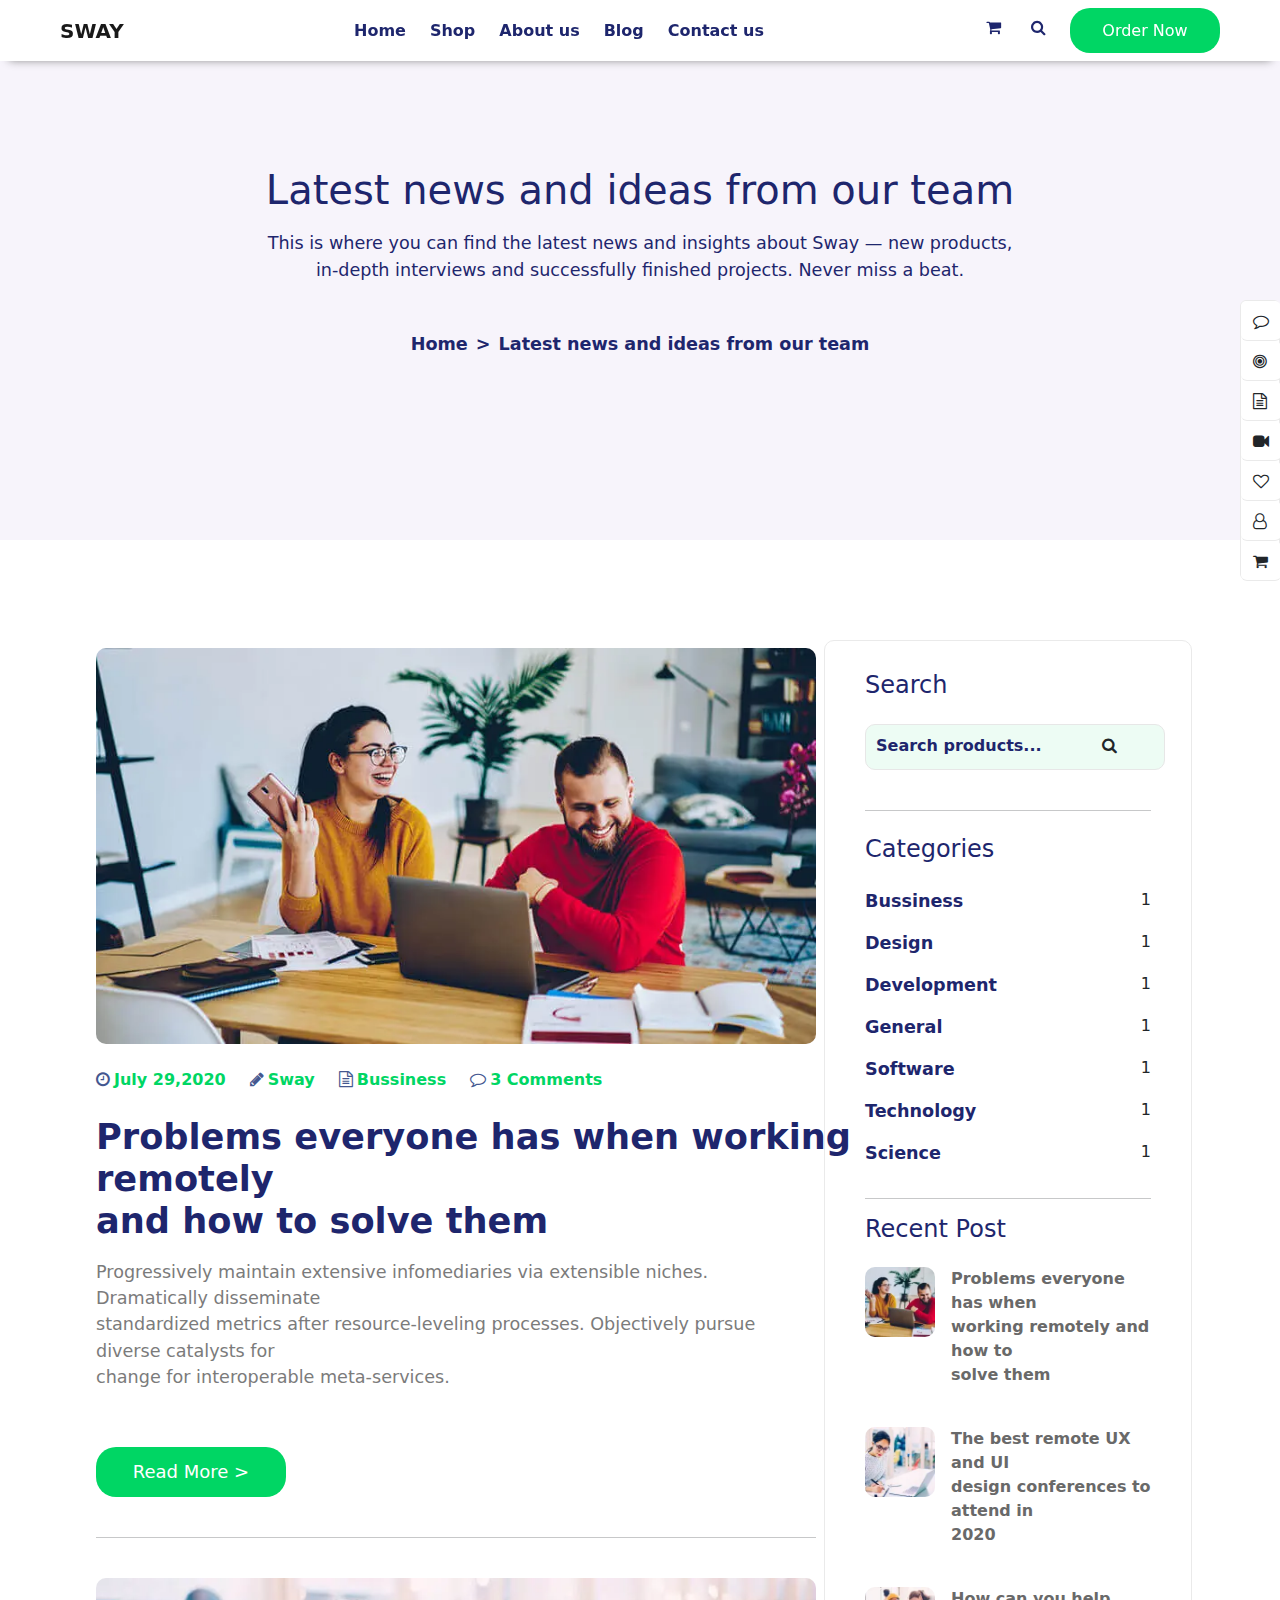
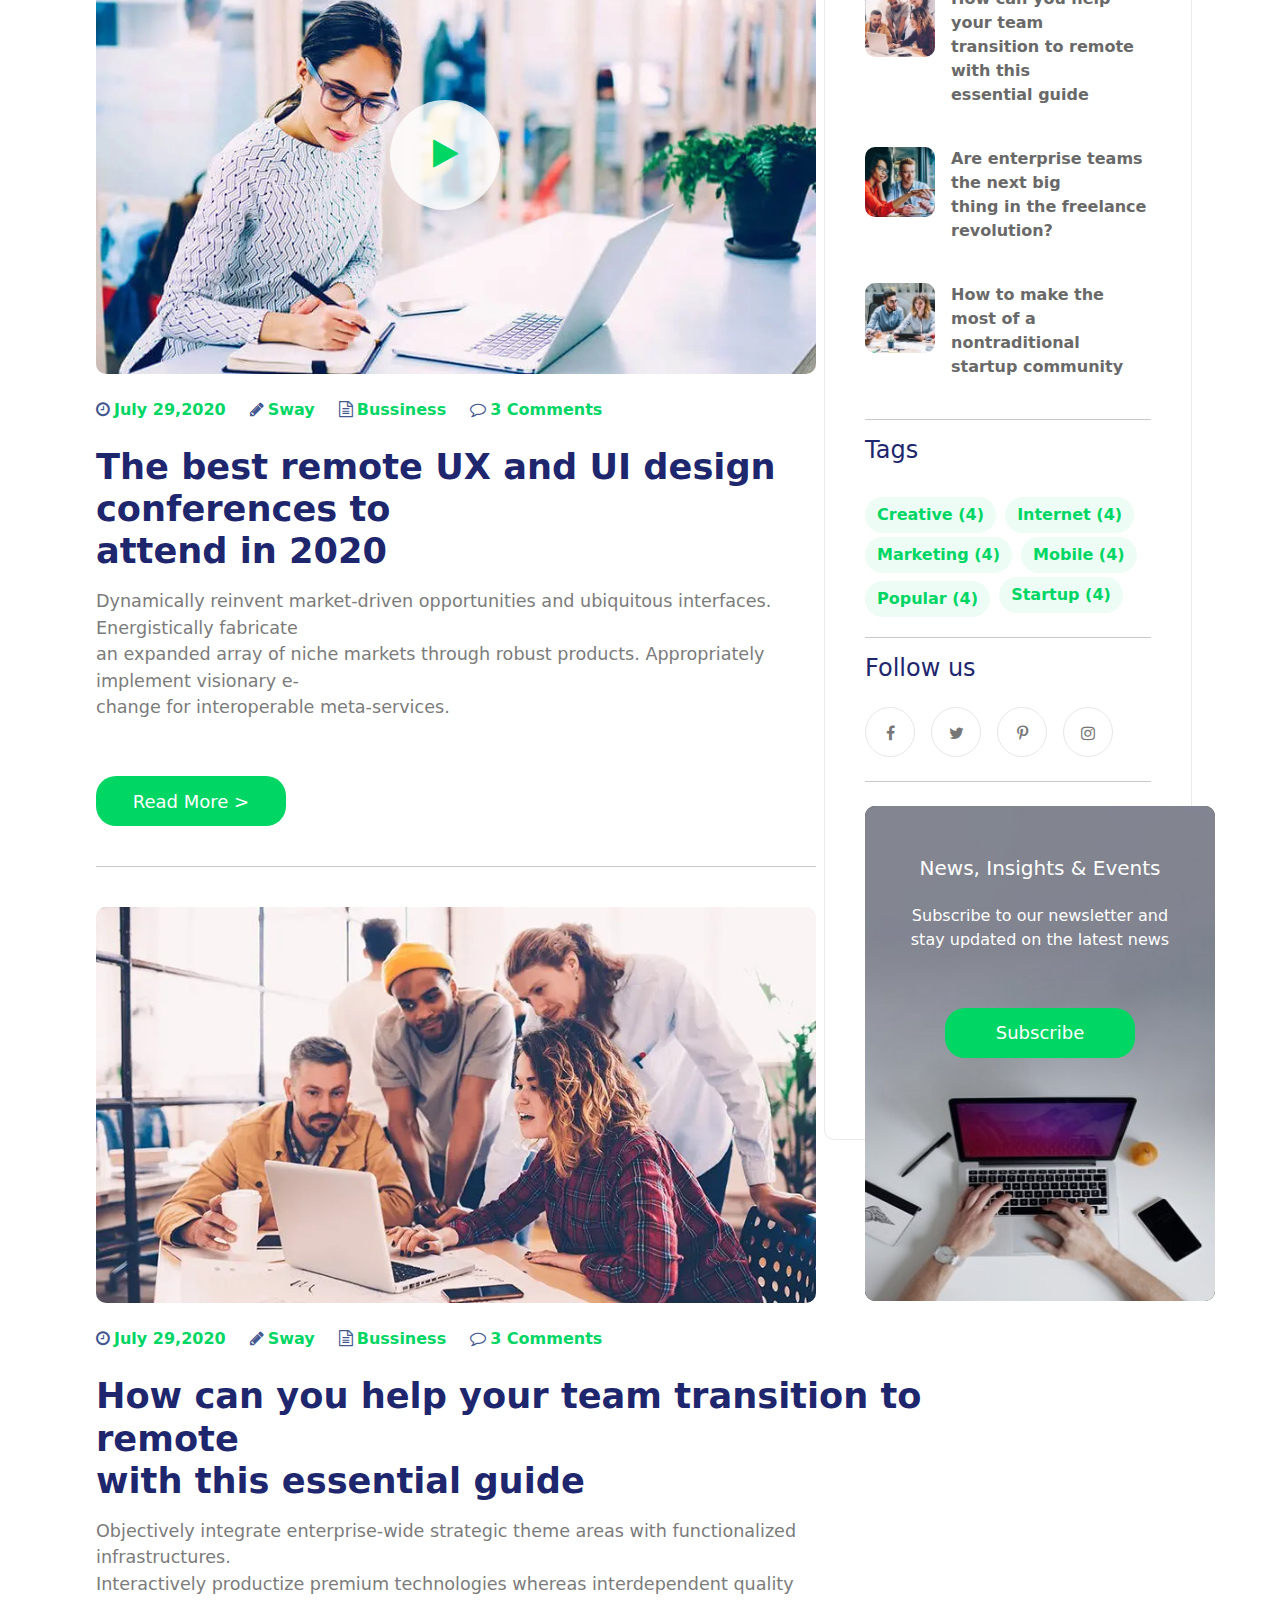
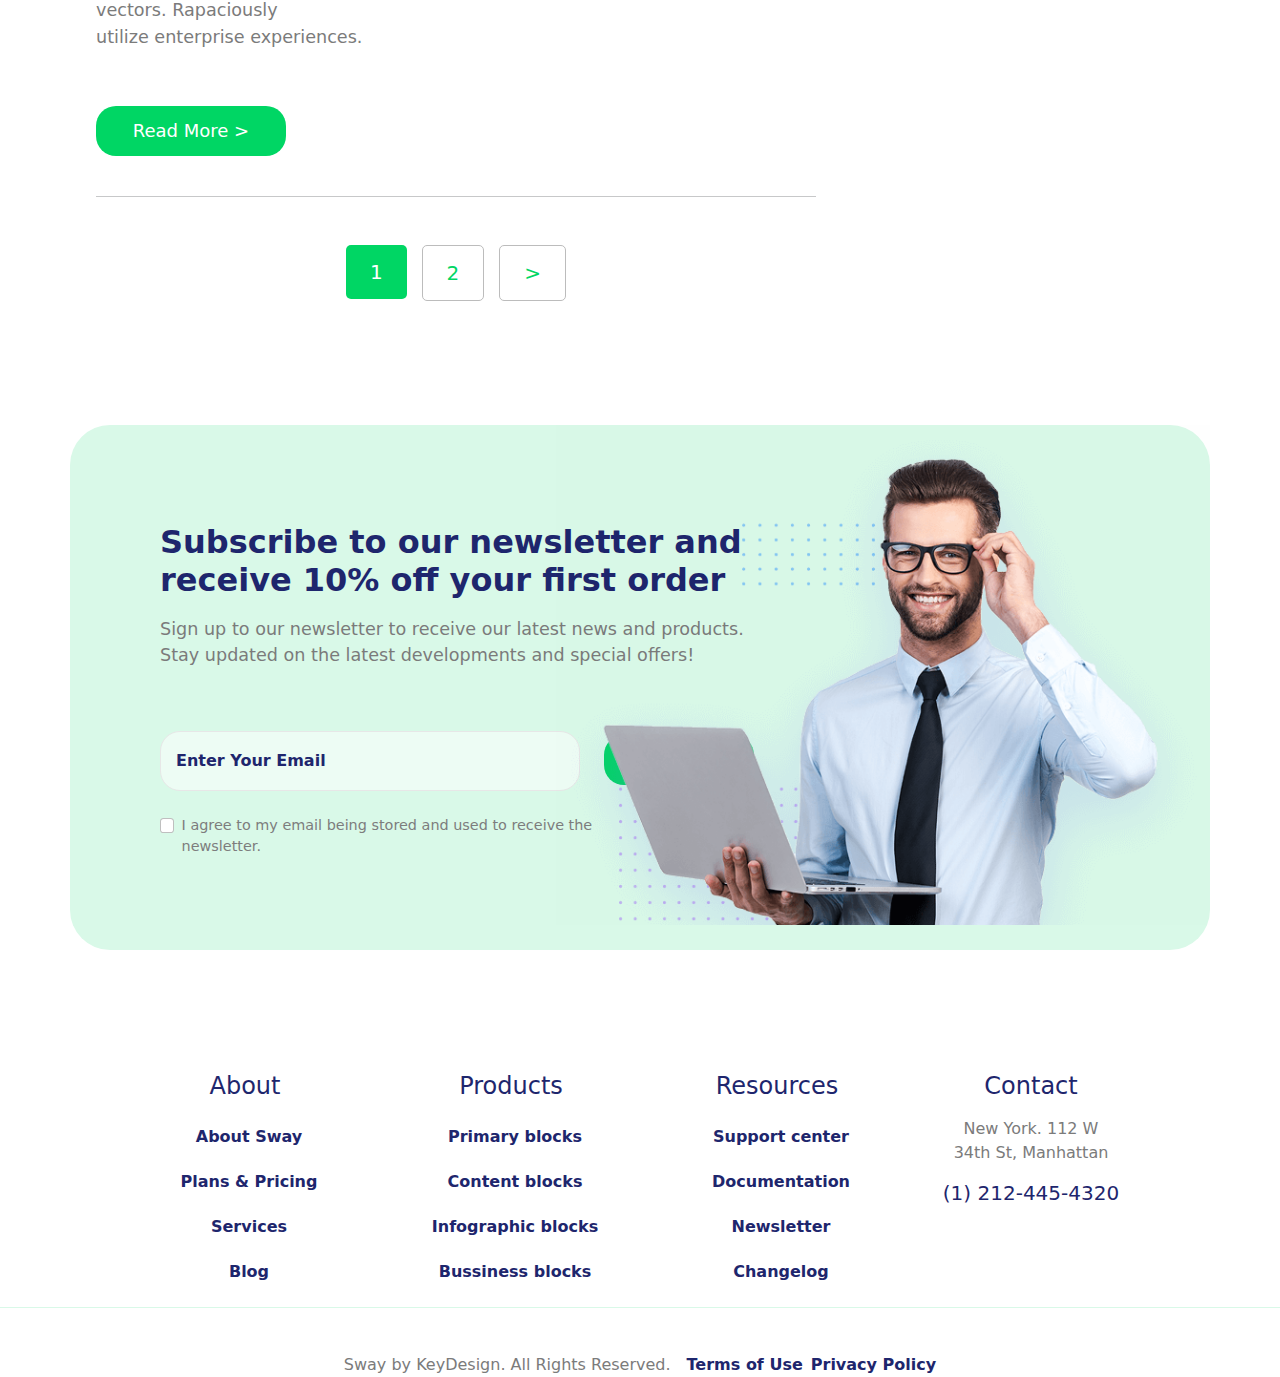
<file: Blog.html>
<!DOCTYPE html>
<html lang="en">
<head>
    <meta charset="UTF-8">
    <meta name="viewport" content="width=device-width, initial-scale=1.0">
    <link rel="stylesheet" type="text/css" href="css/bootstrap.min.css">
    <link rel="stylesheet" type="text/css" href="css/modal-video.min.css">
    <script type="text/javascript" src="js/popper.min.js"></script>
    <script type="text/javascript" src="js/bootstrap.min.js"></script>
    <script src="http://code.jquery.com/jquery-2.2.4.min.js"></script>
    <script type="text/javascript" src="js/jquery-modal-video.min.js"></script>
    <link rel="stylesheet" type="text/css" href="style.css">
    <link rel="stylesheet" type="text/css" href="responsive.css">
    <link rel="stylesheet" type="text/css" href="font-awesome-4.7.0/font-awesome-4.7.0/css/font-awesome.min.css">
    <link type="text/css" rel="stylesheet" href="https://fonts.googleapis.com/css?family=Roboto:300,400,500,700|Google+Sans:400,500,700|Google+Sans+Text:400">
    <link href="https://fonts.googleapis.com/css2?family=Fleur+De+Leah&family=Italianno&display=swap" rel="stylesheet">
    <title>Blog page</title>
</head>
<body>
    <nav class="navbar navbar-expand-lg navbar-light navbar11">
        <div class="container-fluid first1">
          <a class="navbar-brand ms-5" href="#"><strong>SWAY</strong></a>
          <button class="navbar-toggler" type="button" data-bs-toggle="collapse" data-bs-target="#navbarSupportedContent" aria-controls="navbarSupportedContent" aria-expanded="false" aria-label="Toggle navigation">
            <span class="navbar-toggler-icon"></span>
          </button>
          <div class="collapse navbar-collapse" id="navbarSupportedContent">
            <ul class="navbar-nav me-auto ms-auto mb-2 mb-lg-0">
              <li class="nav-item me-2">
                <a class="nav-link navtext" aria-current="page" href="index.html">Home</a>
              </li>
              <li class="nav-item me-2">
                <a class="nav-link navtext" href="#">Shop</a>
              </li>
              <li class="nav-item me-2">
                <a class="nav-link navtext" href="About.html">About us</a>
              </li>
              <li class="nav-item me-2">
                <a class="nav-link navtext" href="Blog.html">Blog</a>
              </li>
              <li class="nav-item me-2">
                <a class="nav-link navtext" href="Contact.html">Contact us</a>
              </li>
            </ul>
            <div class="d-flex">
              <div class="nav_icons pt-2">
              <a href="#"><i class="fa fa-shopping-cart me-4 ic1" aria-hidden="true"></i></a>
              <a href="#"><i class="fa fa-search me-4 ic1" aria-hidden="true"></i></a></div>
              <button class="btn btn-outline-success btn1 me-5" type="submit">Order Now</button>
              </div>
          </div>
        </div>
      </nav>

      <div class="sidebar">
        <p class="d-inline-block block1" tabindex="0" data-bs-toggle="popover" data-bs-trigger="hover focus" data-bs-content="Presale chat">
          <i class="fa fa-comment-o ms-2 mt-2" aria-hidden="true"></i><button class="btn btn-primary sdbtn1" type="button"></button>
        </p>
        <p class="d-inline-block block1" tabindex="0" data-bs-toggle="popover" data-bs-trigger="hover focus" data-bs-content="Submit support ticket">
          <i class="fa fa-bullseye ms-2 mt-2" aria-hidden="true"></i><button class="btn btn-primary sdbtn1" type="button"></button>
        </p>
        <p class="d-inline-block block1" tabindex="0" data-bs-toggle="popover" data-bs-trigger="hover focus" data-bs-content="Read Documantation">
          <i class="fa fa-file-text-o ms-2 mt-2" aria-hidden="true"></i><button class="btn btn-primary sdbtn1" type="button"></button>
        </p>
        <p class="d-inline-block block1" tabindex="0" data-bs-toggle="popover" data-bs-trigger="hover focus" data-bs-content="Watch video Tutorials">
          <i class="fa fa-video-camera ms-2 mt-2" aria-hidden="true"></i><button class="btn btn-primary sdbtn1" type="button"></button>
        </p>
        <p class="d-inline-block block1" tabindex="0" data-bs-toggle="popover" data-bs-trigger="hover focus" data-bs-content="Customer Showcase">
          <i class="fa fa-heart-o ms-2 mt-2" aria-hidden="true"></i><button class="btn btn-primary sdbtn1" type="button"></button>
        </p>
        <p class="d-inline-block block1" tabindex="0" data-bs-toggle="popover" data-bs-trigger="hover focus" data-bs-content="Join User community">
          <i class="fa fa-user-o ms-2 mt-2" aria-hidden="true"></i><button class="btn btn-primary sdbtn1" type="button"></button>
        </p>
        <p class="d-inline-block block1" tabindex="0" data-bs-toggle="popover" data-bs-trigger="hover focus" data-bs-content="Purchase sway">
          <i class="fa fa-shopping-cart ms-2 mt-2" aria-hidden="true"></i><button class="btn btn-primary sdbtn1" type="button"></button>
        </p>
        </div>

<div class="container-fluid mainblog1 d-flex justify-content-center align-items-center text-center">
<div class="container mainbg_div">
    <h1 class="s2ft2">Latest news and ideas from our team</h1>
    <p class="blogp1 mt-3 mb-5">This is where you can find the latest news and insights about Sway — new products,<br>in-depth interviews and successfully finished projects. Never miss a beat.</p>
    <nav style="--bs-breadcrumb-divider: '>';" aria-label="breadcrumb">
        <ol class="breadcrumb justify-content-center mt-3">
        <li class="breadcrumb-item breditem2"><a class="breadcs2" href="#">Home</a></li>
        <li class="breadcrumb-item active breditem2" aria-current="page">Latest news and ideas from our team</li>
        </ol>
        </nav>
    </div>
    </div>  

<div class="container-fluid mainblog2">
    <div class="row">
    <div class="col-12 col-md-12 col-lg-8 p-2">
    <img class="blogimg1 img-fluid" src="images/page_blog_standard_1.webp">
    <div class="blogflex1 mt-4 d-flex"><div class="nulldiv4 me-4"><span class="blogicons1 me-1"><i class="fa fa-clock-o bgic1" aria-hidden="true"></i></span><a class="bloga1" href="#">July 29,2020</a></div>
    <div class="nulldiv4 me-4"><span class="blogicons1 me-1"><i class="fa fa-pencil bgic1" aria-hidden="true"></i></span><a class="bloga1" href="#">Sway</a></div>
    <div class="nulldiv4 me-4"><span class="blogicons1 me-1"><i class="fa fa-file-text-o bgic1" aria-hidden="true"></i></span><a class="bloga1" href="#">Bussiness</a></div>
    <div class="nulldiv4 me-4"><span class="blogicons1 me-1"><i class="fa fa-comment-o bgic1" aria-hidden="true"></i></span><a class="bloga1" href="#">3 Comments</a></div>
    </div>
    <h2 class="bgh1 mt-4">Problems everyone has when working remotely<br>and how to solve them</h2>
    <p class="blogp2 mt-3">Progressively maintain extensive infomediaries via extensible niches. Dramatically disseminate<br>standardized metrics after resource-leveling processes. Objectively pursue diverse catalysts for<br>change for interoperable meta-services.</p>
    <button class="sec3btn1 mb-4">Read More ></button>
    <hr>
    <img class="blogimg1 mt-4 img-fluid" src="images/page_blog_standard_2.webp">
    <button class="play_video1 sec5btn6" data-video-id="sDwQBHN4jK0"><i class="fa fa-play fa-2x play1" aria-hidden="true"></i></button>
    <div class="blogflex1 mt-4 d-flex"><div class="nulldiv4 me-4"><span class="blogicons1 me-1"><i class="fa fa-clock-o bgic1" aria-hidden="true"></i></span><a class="bloga1" href="#">July 29,2020</a></div>
    <div class="nulldiv4 me-4"><span class="blogicons1 me-1"><i class="fa fa-pencil bgic1" aria-hidden="true"></i></span><a class="bloga1" href="#">Sway</a></div>
    <div class="nulldiv4 me-4"><span class="blogicons1 me-1"><i class="fa fa-file-text-o bgic1" aria-hidden="true"></i></span><a class="bloga1" href="#">Bussiness</a></div>
    <div class="nulldiv4 me-4"><span class="blogicons1 me-1"><i class="fa fa-comment-o bgic1" aria-hidden="true"></i></span><a class="bloga1" href="#">3 Comments</a></div>
    </div>
    <h2 class="bgh1 mt-4">The best remote UX and UI design conferences to<br>attend in 2020</h2>
    <p class="blogp2 mt-3">Dynamically reinvent market-driven opportunities and ubiquitous interfaces. Energistically fabricate<br>an expanded array of niche markets through robust products. Appropriately implement visionary e-<br>change for interoperable meta-services.</p>
    <button class="sec3btn1 mb-4">Read More ></button>
    <hr>
    <img class="blogimg1 mt-4 img-fluid" src="images/page_blog_standard_3-1.webp">
    <div class="blogflex1 mt-4 d-flex"><div class="nulldiv4 me-4"><span class="blogicons1 me-1"><i class="fa fa-clock-o bgic1" aria-hidden="true"></i></span><a class="bloga1" href="#">July 29,2020</a></div>
    <div class="nulldiv4 me-4"><span class="blogicons1 me-1"><i class="fa fa-pencil bgic1" aria-hidden="true"></i></span><a class="bloga1" href="#">Sway</a></div>
    <div class="nulldiv4 me-4"><span class="blogicons1 me-1"><i class="fa fa-file-text-o bgic1" aria-hidden="true"></i></span><a class="bloga1" href="#">Bussiness</a></div>
    <div class="nulldiv4 me-4"><span class="blogicons1 me-1"><i class="fa fa-comment-o bgic1" aria-hidden="true"></i></span><a class="bloga1" href="#">3 Comments</a></div>
    </div>
    <h2 class="bgh1 mt-4">How can you help your team transition to remote<br>with this essential guide</h2>
    <p class="blogp2 mt-3">Objectively integrate enterprise-wide strategic theme areas with functionalized infrastructures.<br>Interactively productize premium technologies whereas interdependent quality vectors. Rapaciously<br>utilize enterprise experiences.</p>
    <button class="sec3btn1 mb-4">Read More ></button>
    <hr>
    <nav>
      <ul class="pagination pagination-lg justify-content-center mt-5">
        <li class="page-item active" aria-current="page">
          <span class="page-link bgpagi2">1</span>
        </li>
        <li class="page-item bgpagi1 ms-3 me-3"><a class="page-link pglin1" href="#">2</a></li>
        <li class="page-item bgpagi1"><a class="page-link pglin1" href="#">></a></li>
      </ul>
    </nav>
    </div>
    <div class="col-12 col-md-12 col-lg-4 bgcol1">
        <h4 class="s2ft2">Search</h4>
        <div class="searchbar1 mt-4"><input class="search12 mt-2 ms-2" type="text" placeholder="Search products..."><i class="fa fa-search endsearch ms-4" aria-hidden="true"></i></div>
        <br>
        <hr>
        <h4 class="s2ft2 mt-4">Categories</h4>
        <ul class="un2 mt-4">
            <li><a href="#" class="product1">Bussiness</a><span class="bgcount1">1</span></li>
            <li><a href="#" class="product1">Design</a><span class="bgcount1">1</span></li>
            <li><a href="#" class="product1">Development</a><span class="bgcount1">1</span></li>
            <li><a href="#" class="product1">General</a><span class="bgcount1">1</span></li>
            <li><a href="#" class="product1">Software</a><span class="bgcount1">1</span></li>
            <li><a href="#" class="product1">Technology</a><span class="bgcount1">1</span></li>
            <li><a href="#" class="product1">Science</a><span class="bgcount1">1</span></li>
          </ul><hr>
          <h4 class="s2ft2 mt-3">Recent Post</h4>
        <div class="shopflex4 mt-4 d-flex">
          <div class="img156"><img class="menuimg1" src="images/page_blog_standard_1-150x150.webp"></div>
          <div class="imgtext1 ms-3"><p class="imgprice1">Problems everyone has when<br>working remotely and how to<br>solve them</p></div>
        </div>
        <div class="shopflex4 mt-4 d-flex">
          <div class="img156"><img class="menuimg1" src="images/page_blog_standard_2-150x150.webp"></div>
          <div class="imgtext1 ms-3"><p class="imgprice1">The best remote UX and UI<br>design conferences to attend in<br>2020</p></div>
        </div>
        <div class="shopflex4 mt-4 d-flex">
          <div class="img156"><img class="menuimg1" src="images/page_blog_standard_3-1-150x150.webp"></div>
          <div class="imgtext1 ms-3"><p class="imgprice1">How can you help your team<br>transition to remote with this<br>essential guide</p></div>
        </div>
        <div class="shopflex4 mt-4 d-flex">
            <div class="img156"><img class="menuimg1" src="images/blog-modern-150x150.jpg"></div>
            <div class="imgtext1 ms-3"><p class="imgprice1">Are enterprise teams the next big<br>thing in the freelance revolution?</p></div>
          </div>
          <div class="shopflex4 mt-4 mb-4 d-flex">
            <div class="img156"><img class="menuimg1" src="images/page_blog_standard_7-150x150.jpg"></div>
            <div class="imgtext1 ms-3"><p class="imgprice1">How to make the most of a<br>nontraditional startup community</p></div>
          </div>
          <hr>
        <h4 class="s2ft2">Tags</h4>
          <button type="button" class="btn btn-primary btntag1 mt-4 me-1">Creative (4)</button>
          <button type="button" class="btn btn-primary btntag1 mt-4 me-1">Internet (4)</button><br>
          <button type="button" class="btn btn-primary btntag1 mt-1 me-1">Marketing (4)</button>
          <button type="button" class="btn btn-primary btntag1 mt-1 me-1">Mobile (4)</button><br>
          <button type="button" class="btn btn-primary btntag1 mt-1 me-1">Popular (4)</button>
          <button type="button" class="btn btn-primary btntag1 mt-1 mb-2 me-1">Startup (4)</button>
        <hr>
        <h4 class="s2ft2">Follow us</h4>
        <div class="shopsocial1 mt-4 mb-4 d-flex"><div class="cartsocial1 me-3"><i class="fa fa-facebook facart1" aria-hidden="true"></i></div><div class="cartsocial1 me-3"><i class="fa fa-twitter facart1" aria-hidden="true"></i></div><div class="cartsocial1 me-3"><i class="fa fa-pinterest-p facart1" aria-hidden="true"></i></div><div class="cartsocial1 me-3"><i class="fa fa-instagram facart1" aria-hidden="true"></i></div></div>
        <hr>
        <div class="card bg-dark text-white mainbgover1 mt-4">
          <img src="images/subscribe-widget.jpg" class="card-img bgend1">
          <div class="card-img-overlay text-center bgoverlay2">
            <h5 class="card-title">News, Insights & Events</h5>
            <p class="card-text mt-4">Subscribe to our newsletter and<br>stay updated on the latest news</p>
            <button class="sec3btn1">Subscribe</button>
          </div>
        </div>
    </div>
    </div>
</div>
<div class="container mainbg41">
  <div class="row">
    <div class="col-lg-12 col-md-12 col-sm-12 col-12">
      <h1 class="s6ft2 mt-2">Subscribe to our newsletter and<br>receive 10% off your first order</h1>
      <p class="blogp2 mt-3">Sign up to our newsletter to receive our latest news and products.<br>Stay updated on the latest developments and special offers!</p>
      <input class="email1" type="email" name="input_mail" placeholder="Enter Your Email"><button class="inputbtn1 ms-4">Subscribe</button>
      <div class="form-check check1  mt-4">
        <input class="form-check-input" type="checkbox" value="" id="flexCheckDefault">
        <label class="form-check-label" for="flexCheckDefault">
          I agree to my email being stored and used to receive the newsletter.
        </label>
      </div>
      <img class="bgnews1 img-fluid" src="images/newsletter.webp">
    </div>
  </div>
</div>
<!-- FOOTER -->
<div class="container-fluid footer1">
  <div class="row footerow1 justify-content-center mt-3">
    <div class="col-lg-2 col-md-6 col-12 mt-5 me-3 p-2 footcol1 text-center">
      <h4 class="s2ft2 ms-4 mb-4">About</h4>
      <ul class="un1">
      <li><a href="#" class="underline1">About Sway</a></li>
      <li><a href="#" class="underline1">Plans & Pricing</a></li>
      <li><a href="#" class="underline1">Services</a></li>
      <li><a href="#" class="underline1">Blog</a></li>
      </ul>
    </div>
    <div class="col-lg-2 col-md-6 col-12 mt-5 me-3 p-2 footcol1 text-center">
      <h4 class="s2ft2 ms-4 mb-4">Products</h4>
      <ul class="un1">
      <li><a href="#" class="underline1">Primary blocks</a></li>
      <li><a href="#" class="underline1">Content blocks</a></li>
      <li><a href="#" class="underline1">Infographic blocks</a></li>
      <li><a href="#" class="underline1">Bussiness blocks</a></li>
      </ul>
    </div>
    <div class="col-lg-2 col-md-6 col-12 mt-5 me-3 p-2 footcol1 text-center">
      <h4 class="s2ft2 ms-4 mb-4">Resources</h4>
      <ul class="un1">
      <li><a href="#" class="underline1 under2">Support center</a></li>
      <li><a href="#" class="underline1 under2">Documentation</a></li>
      <li><a href="#" class="underline1 under2">Newsletter</a></li>
      <li><a href="#" class="underline1 under2">Changelog</a></li>
      </ul>
    </div>
    <div class="col-lg-2 col-md-6 col-12 mt-5 me-3 p-2  footcol1 text-center">
      <h4 class="s2ft2 mb-3">Contact</h4>
      <p class="mapp2">New York. 112 W<br>34th St, Manhattan</p>
      <h5 class="s2ft2">(1) 212-445-4320</h5>
    </div>
  </div>
  <div class="container-fluid text-center mt-4 mb-4">
    <span class="mapp2 me-3">Sway by KeyDesign. All Rights Reserved.</span><a href="#" class="terms1 me-2">Terms of Use</a><a href="#" class="terms1">Privacy Policy</a>
  </div>
</div>





<script>var popoverTriggerList = [].slice.call(document.querySelectorAll('[data-bs-toggle="popover"]'))
  var popoverList = popoverTriggerList.map(function (popoverTriggerEl) {
    return new bootstrap.Popover(popoverTriggerEl)
  })
  </script>
<script>$(".play_video1").modalVideo();</script>
</body>
</html>
</file>
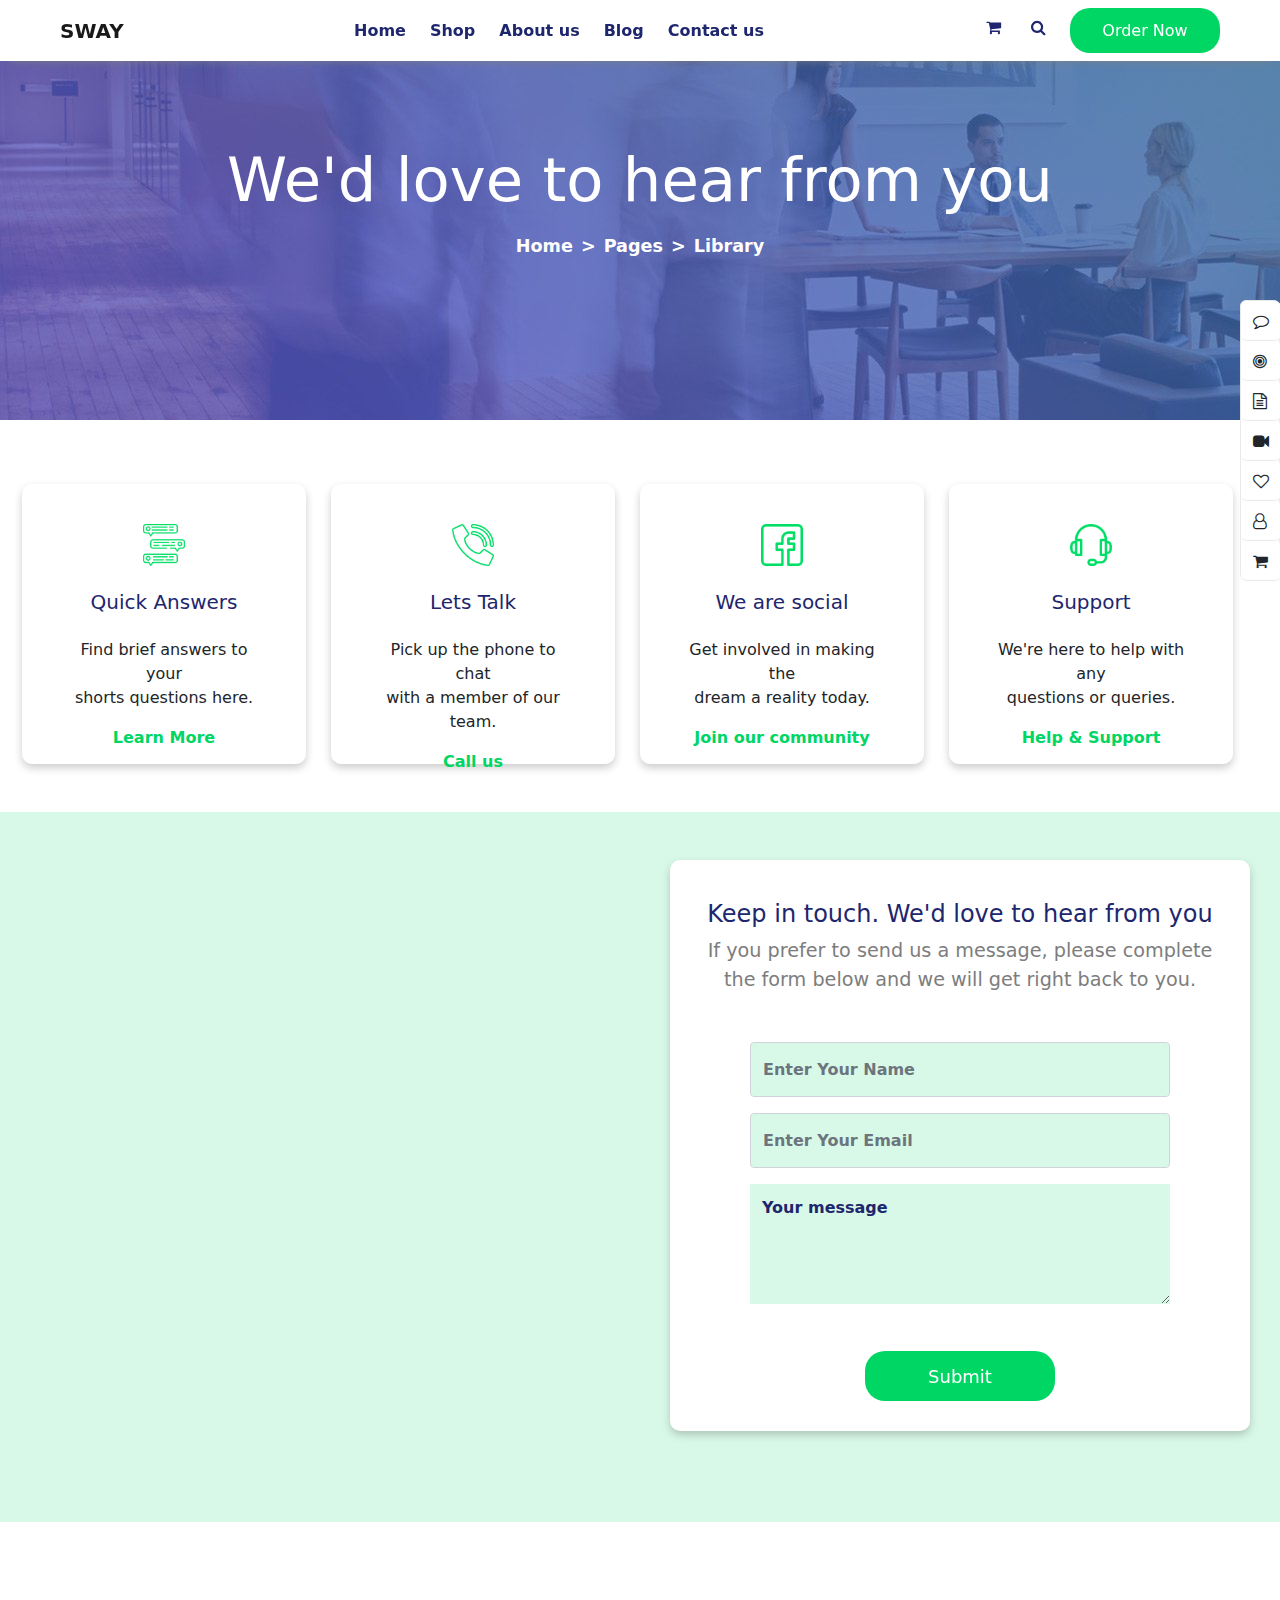
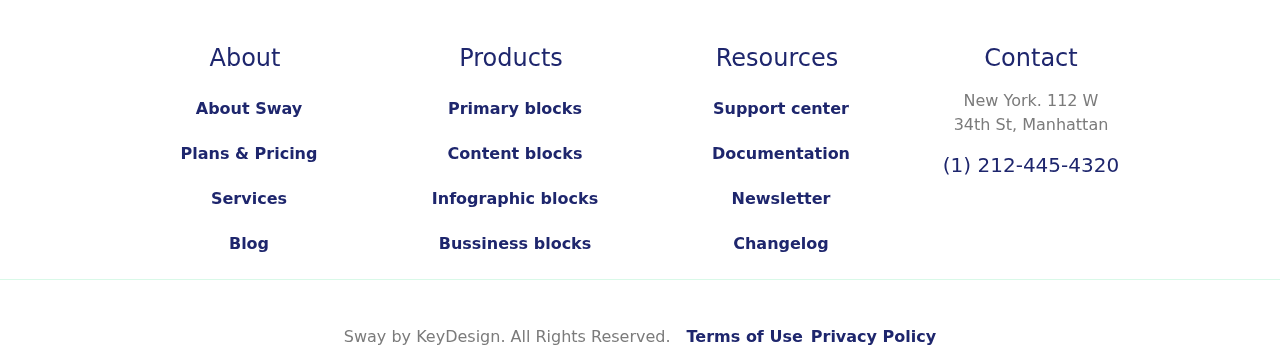
<file: Contact.html>
<!DOCTYPE html>
<html lang="en">
<head>
    <meta charset="UTF-8">
    <meta name="viewport" content="width=device-width, initial-scale=1.0">
    <link rel="stylesheet" type="text/css" href="css/bootstrap.min.css">
    <link rel="stylesheet" type="text/css" href="css/modal-video.min.css">
    <script type="text/javascript" src="js/popper.min.js"></script>
    <script type="text/javascript" src="js/bootstrap.min.js"></script>
    <script src="http://code.jquery.com/jquery-2.2.4.min.js"></script>
    <script type="text/javascript" src="js/jquery-modal-video.min.js"></script>
    <link rel="stylesheet" type="text/css" href="style.css">
    <link rel="stylesheet" type="text/css" href="responsive.css">
    <link rel="stylesheet" type="text/css" href="font-awesome-4.7.0/font-awesome-4.7.0/css/font-awesome.min.css">
    <link type="text/css" rel="stylesheet" href="https://fonts.googleapis.com/css?family=Roboto:300,400,500,700|Google+Sans:400,500,700|Google+Sans+Text:400">
    <link href="https://fonts.googleapis.com/css2?family=Fleur+De+Leah&family=Italianno&display=swap" rel="stylesheet">
    <title>Contact us</title>
</head>
<body>
<!-- SECTION 1-->
<nav class="navbar navbar-expand-lg navbar-light navbar11">
    <div class="container-fluid first1">
      <a class="navbar-brand ms-5" href="#"><strong>SWAY</strong></a>
      <button class="navbar-toggler" type="button" data-bs-toggle="collapse" data-bs-target="#navbarSupportedContent" aria-controls="navbarSupportedContent" aria-expanded="false" aria-label="Toggle navigation">
        <span class="navbar-toggler-icon"></span>
      </button>
      <div class="collapse navbar-collapse" id="navbarSupportedContent">
        <ul class="navbar-nav me-auto ms-auto mb-2 mb-lg-0">
          <li class="nav-item me-2">
            <a class="nav-link navtext" aria-current="page" href="index.html">Home</a>
          </li>
          <li class="nav-item me-2">
            <a class="nav-link navtext" href="#">Shop</a>
          </li>
          <li class="nav-item me-2">
            <a class="nav-link navtext" href="About.html">About us</a>
          </li>
          <li class="nav-item me-2">
            <a class="nav-link navtext" href="Blog.html">Blog</a>
          </li>
          <li class="nav-item me-2">
            <a class="nav-link navtext" href="Contact.html">Contact us</a>
          </li>
        </ul>
        <div class="d-flex">
          <div class="nav_icons pt-2">
          <a href="#"><i class="fa fa-shopping-cart me-4 ic1" aria-hidden="true"></i></a>
          <a href="#"><i class="fa fa-search me-4 ic1" aria-hidden="true"></i></a></div>
          <button class="btn btn-outline-success btn1 me-5" type="submit">Order Now</button>
          </div>
      </div>
    </div>
  </nav>

  <div class="sidebar">
    <p class="d-inline-block block1" tabindex="0" data-bs-toggle="popover" data-bs-trigger="hover focus" data-bs-content="Presale chat">
      <i class="fa fa-comment-o ms-2 mt-2" aria-hidden="true"></i><button class="btn btn-primary sdbtn1" type="button"></button>
    </p>
    <p class="d-inline-block block1" tabindex="0" data-bs-toggle="popover" data-bs-trigger="hover focus" data-bs-content="Submit support ticket">
      <i class="fa fa-bullseye ms-2 mt-2" aria-hidden="true"></i><button class="btn btn-primary sdbtn1" type="button"></button>
    </p>
    <p class="d-inline-block block1" tabindex="0" data-bs-toggle="popover" data-bs-trigger="hover focus" data-bs-content="Read Documantation">
      <i class="fa fa-file-text-o ms-2 mt-2" aria-hidden="true"></i><button class="btn btn-primary sdbtn1" type="button"></button>
    </p>
    <p class="d-inline-block block1" tabindex="0" data-bs-toggle="popover" data-bs-trigger="hover focus" data-bs-content="Watch video Tutorials">
      <i class="fa fa-video-camera ms-2 mt-2" aria-hidden="true"></i><button class="btn btn-primary sdbtn1" type="button"></button>
    </p>
    <p class="d-inline-block block1" tabindex="0" data-bs-toggle="popover" data-bs-trigger="hover focus" data-bs-content="Customer Showcase">
      <i class="fa fa-heart-o ms-2 mt-2" aria-hidden="true"></i><button class="btn btn-primary sdbtn1" type="button"></button>
    </p>
    <p class="d-inline-block block1" tabindex="0" data-bs-toggle="popover" data-bs-trigger="hover focus" data-bs-content="Join User community">
      <i class="fa fa-user-o ms-2 mt-2" aria-hidden="true"></i><button class="btn btn-primary sdbtn1" type="button"></button>
    </p>
    <p class="d-inline-block block1" tabindex="0" data-bs-toggle="popover" data-bs-trigger="hover focus" data-bs-content="Purchase sway">
      <i class="fa fa-shopping-cart ms-2 mt-2" aria-hidden="true"></i><button class="btn btn-primary sdbtn1" type="button"></button>
    </p>
    </div>

<div class="container-fluid maincu1 d-flex justify-content-center align-items-center text-center">
<div class="container contactdiv_1">
    <h1 class="ft2">We'd love to hear from you</h1>
    <nav style="--bs-breadcrumb-divider: '>';" aria-label="breadcrumb">
        <ol class="breadcrumb justify-content-center mt-3">
          <li class="breadcrumb-item breditem1"><a class="breadcs1" href="#">Home</a></li>
          <li class="breadcrumb-item breditem1"><a class="breadcs1" href="#">Pages</a></li>
          <li class="breadcrumb-item active breditem1" aria-current="page">Library</li>
        </ol>
      </nav>
</div>
</div>  
<!-- SECTION 2 -->
<div class="row mt-5 mb-5 justify-content-center sec2rowab1">
    <div class="col-2 mt-3 text-center sec3col1 center1">
    <img class="sec3img1" src="images/chat.png">
    <h5 class="sec3ft1 mt-4 mb-4">Quick Answers</h5>
    <p class="sec3ft2">Find brief answers to your<br>shorts questions here.</p>
    <a href="#" class="sec3a1">Learn More</a>
    </div>
    <div class="col-2 mt-3 text-center sec3col1 center1">
      <img class="sec3img1" src="images/phone-call.png">
      <h5 class="sec3ft1 mt-4 mb-4">Lets Talk</h5>
      <p class="sec3ft2">Pick up the phone to chat<br>with a member of our team.</p>
      <a href="#" class="sec3a1">Call us</a>
      </div>
      <div class="col-2 mt-3 text-center sec3col1 center1">
        <img class="sec3img1" src="images/facebook.png">
        <h5 class="sec3ft1 mt-4 mb-4">We are social</h5>
        <p class="sec3ft2">Get involved in making the<br>dream a reality today.</p>
        <a href="#" class="sec3a1">Join our community</a>
        </div>
        <div class="col-2 mt-3 text-center sec3col1 center1">
          <img class="sec3img1" src="images/customer-service.png">
          <h5 class="sec3ft1 mt-4 mb-4">Support</h5>
          <p class="sec3ft2">We're here to help with any<br>questions or queries.</p>
          <a href="#" class="sec3a1">Help & Support</a>
          </div>
  </div>
<!-- SECTION 3 -->
<div class="container-fluid">
  <div class="row mt-5">
    <div class="col-lg-6 col-md-6 col-sm-12 col-12 cntcol2">
      <iframe class="csmap2" src="https://www.google.com/maps/place/TryCatch+Classes+%7C+ReactJs+Web+Design,+IOS,+Flutter,+Android+Development,+UI+UX,+Data+Science,+Python+ML+Training+Course/@19.2288429,72.8501242,17z/data=!3m1!4b1!4m5!3m4!1s0x3be7b0d42c95bdf9:0x5a3374a957943f4b!8m2!3d19.2288429!4d72.8523129"></iframe>
    </div>
    <div class="col-lg-6 col-md-6 col-sm-12 col-12 cntcol1 justify-content-center">
      <div class="container hw12 mt-5 p-3 text-center">
        <h4 class="s2ft2 mt-4">Keep in touch. We'd love to hear from you</h4>
        <p class="abp1">If you prefer to send us a message, please complete<br>the form below and we will get right back to you.</p>
        <div class="mb-3 mt-5 d-flex justify-content-center rpin_div">
          <input type="text" class="form-control cntinp1" id="formGroupExampleInput" placeholder="Enter Your Name">
        </div>
        <div class="mb-3 d-flex justify-content-center rpin_div">
          <input type="email" class="form-control cntinp1" id="formGroupExampleInput2" placeholder="Enter Your Email">
        </div>
        <textarea col="30" row="4" class="cnttext1" placeholder="Your message"></textarea><br>
        <button type="submit" class="sec3btn1">Submit</button>
      </div>
    </div>
  </div>
</div>
<!-- FOOTER -->
<div class="container-fluid footer1">
  <div class="row footerow1 justify-content-center mt-3">
    <div class="col-lg-2 col-md-6 col-12 mt-5 me-3 p-2 footcol1 text-center">
      <h4 class="s2ft2 ms-4 mb-4">About</h4>
      <ul class="un1">
      <li><a href="#" class="underline1">About Sway</a></li>
      <li><a href="#" class="underline1">Plans & Pricing</a></li>
      <li><a href="#" class="underline1">Services</a></li>
      <li><a href="#" class="underline1">Blog</a></li>
      </ul>
    </div>
    <div class="col-lg-2 col-md-6 col-12 mt-5 me-3 p-2 footcol1 text-center">
      <h4 class="s2ft2 ms-4 mb-4">Products</h4>
      <ul class="un1">
      <li><a href="#" class="underline1">Primary blocks</a></li>
      <li><a href="#" class="underline1">Content blocks</a></li>
      <li><a href="#" class="underline1">Infographic blocks</a></li>
      <li><a href="#" class="underline1">Bussiness blocks</a></li>
      </ul>
    </div>
    <div class="col-lg-2 col-md-6 col-12 mt-5 me-3 p-2 footcol1 text-center">
      <h4 class="s2ft2 ms-4 mb-4">Resources</h4>
      <ul class="un1">
      <li><a href="#" class="underline1 under2">Support center</a></li>
      <li><a href="#" class="underline1 under2">Documentation</a></li>
      <li><a href="#" class="underline1 under2">Newsletter</a></li>
      <li><a href="#" class="underline1 under2">Changelog</a></li>
      </ul>
    </div>
    <div class="col-lg-2 col-md-6 col-12 mt-5 me-3 p-2  footcol1 text-center">
      <h4 class="s2ft2 mb-3">Contact</h4>
      <p class="mapp2">New York. 112 W<br>34th St, Manhattan</p>
      <h5 class="s2ft2">(1) 212-445-4320</h5>
    </div>
  </div>
  <div class="container-fluid text-center mt-4 mb-4">
    <span class="mapp2 me-3">Sway by KeyDesign. All Rights Reserved.</span><a href="#" class="terms1 me-2">Terms of Use</a><a href="#" class="terms1">Privacy Policy</a>
  </div>
</div>








<script>var popoverTriggerList = [].slice.call(document.querySelectorAll('[data-bs-toggle="popover"]'))
  var popoverList = popoverTriggerList.map(function (popoverTriggerEl) {
    return new bootstrap.Popover(popoverTriggerEl)
  })
  </script>
</body>
</html>
</file>
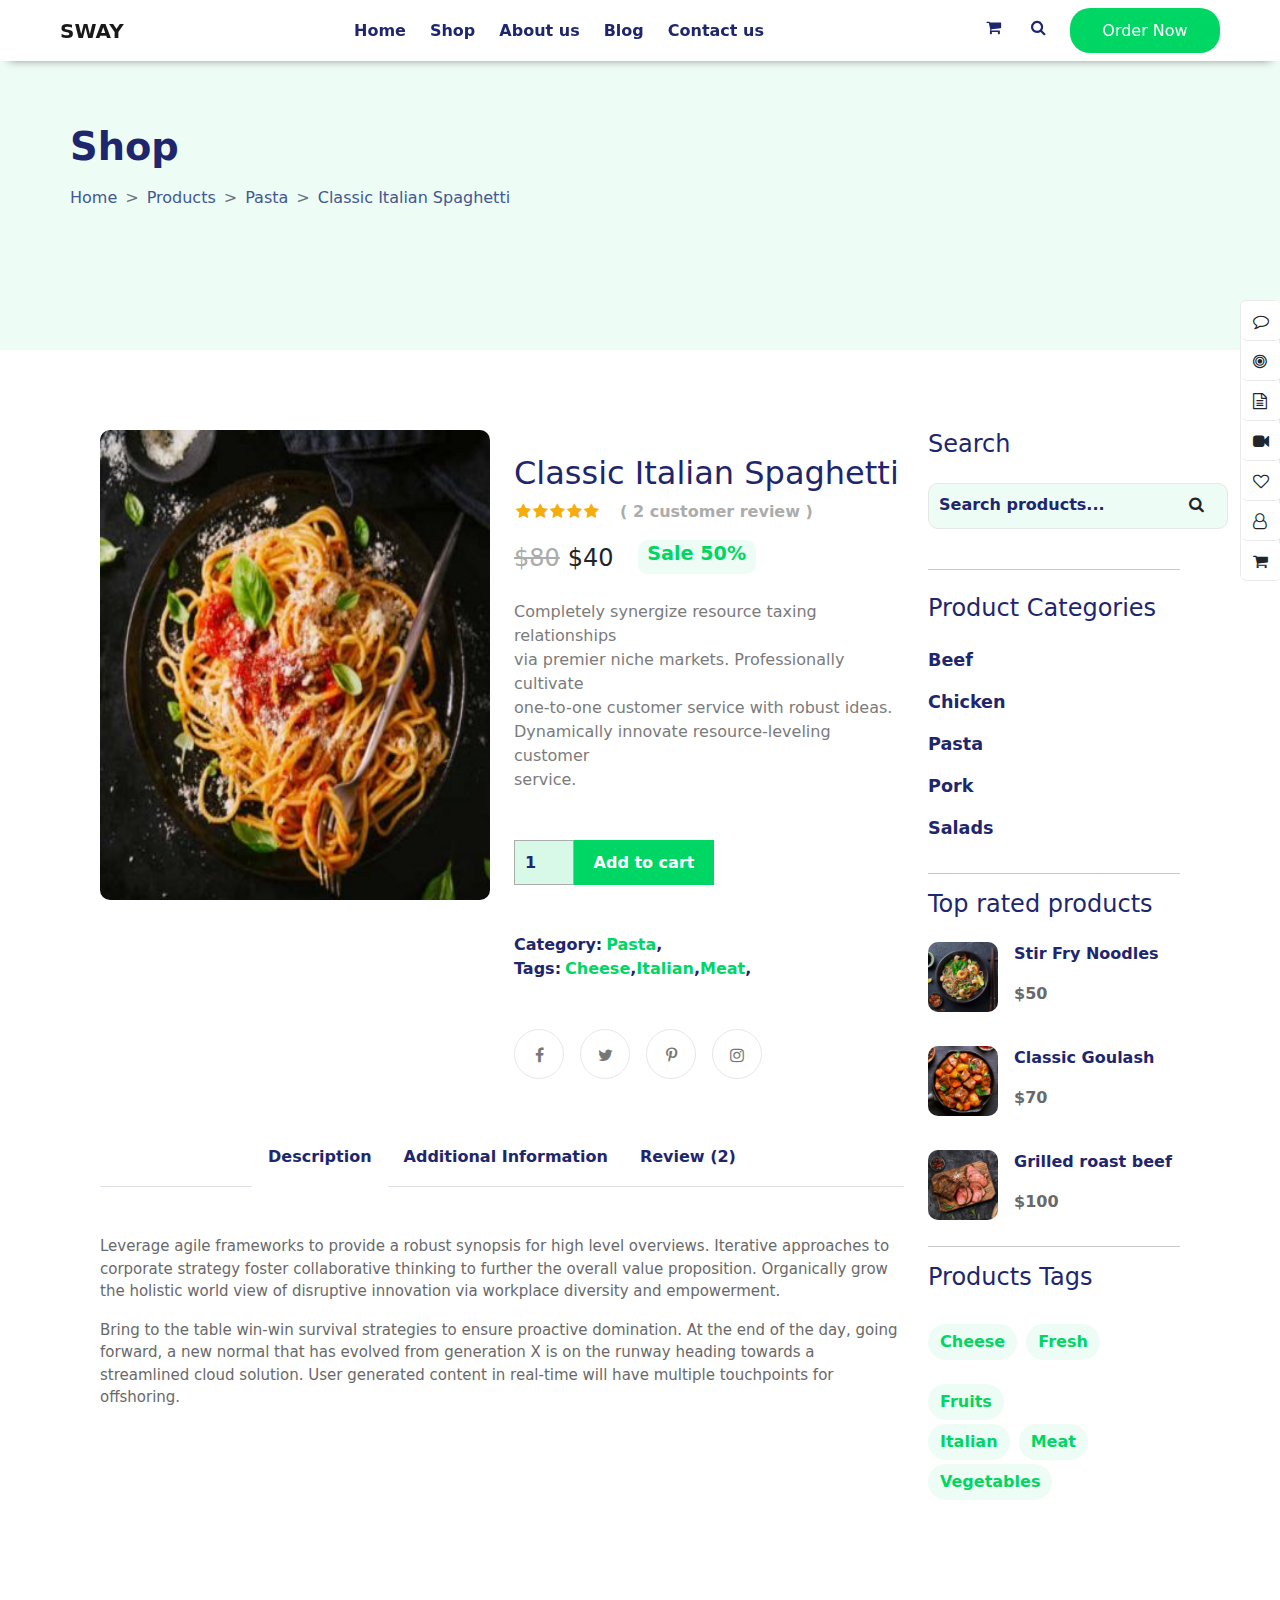
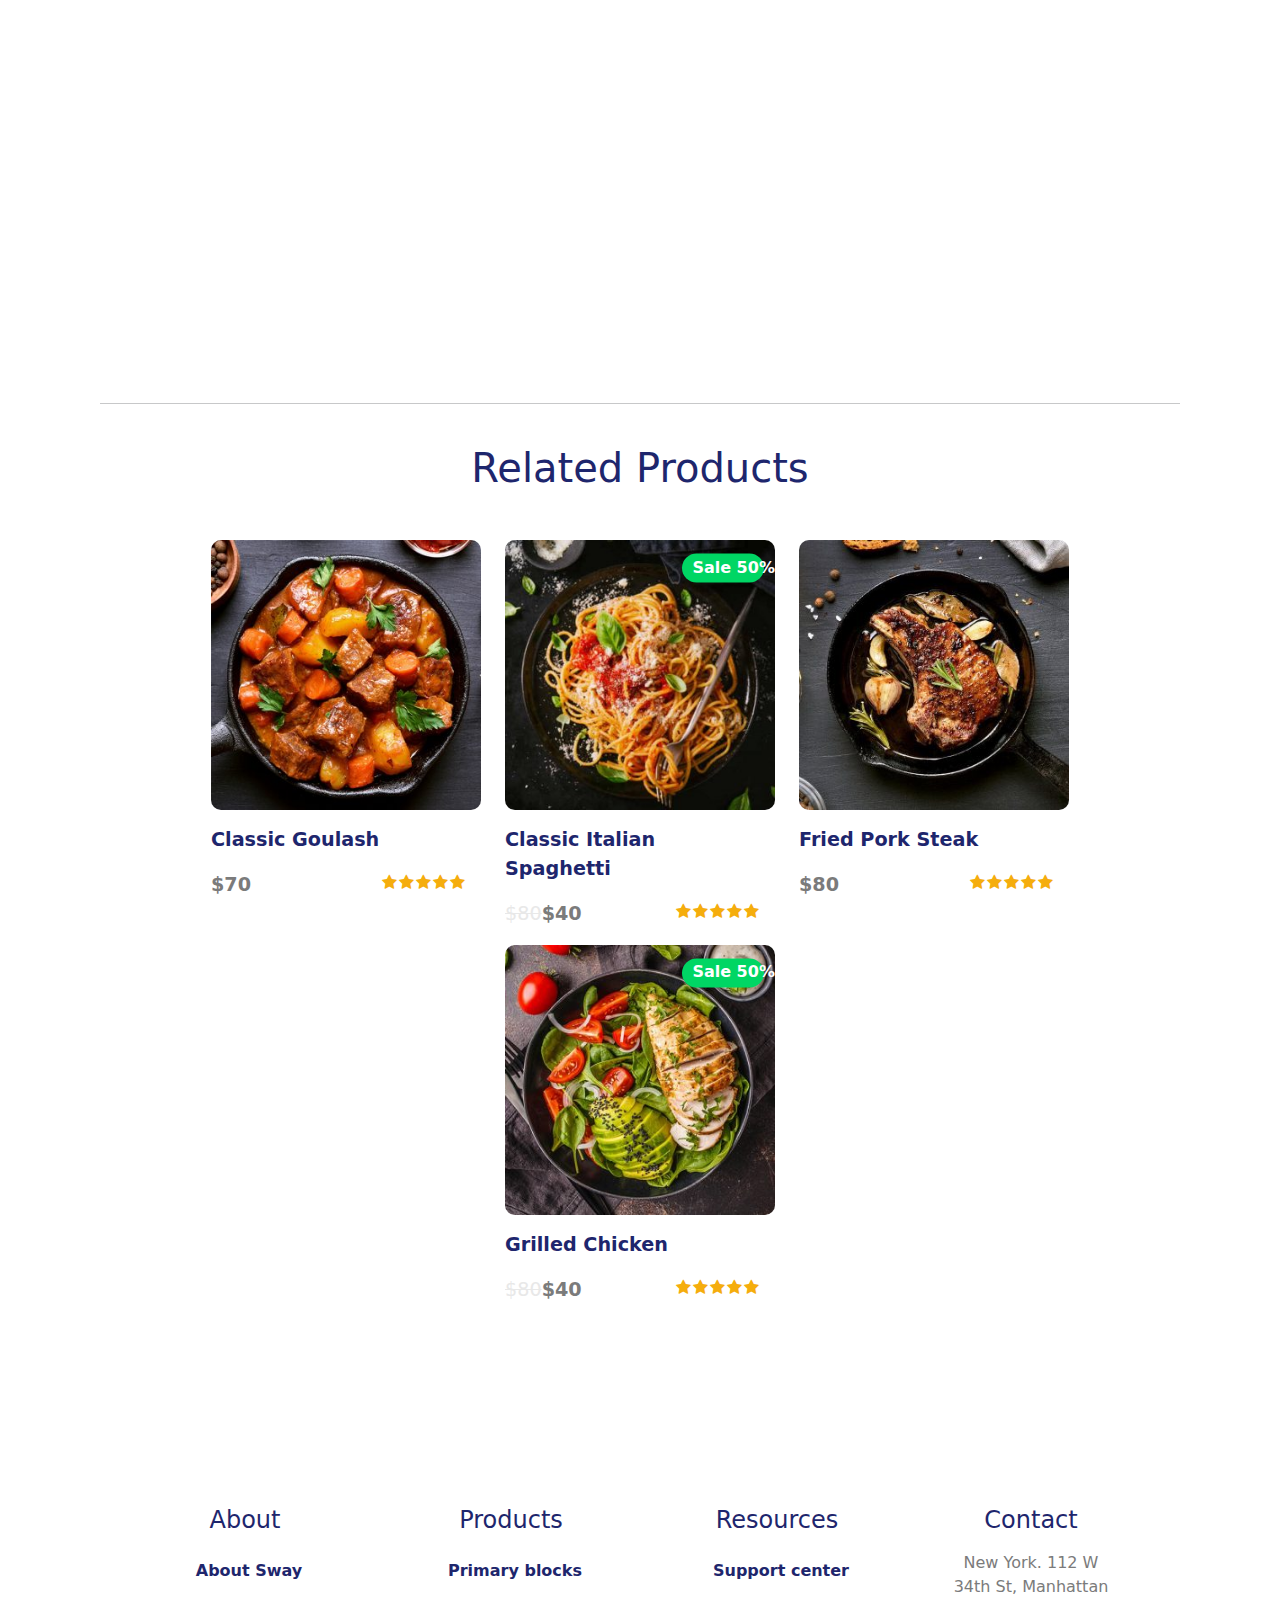
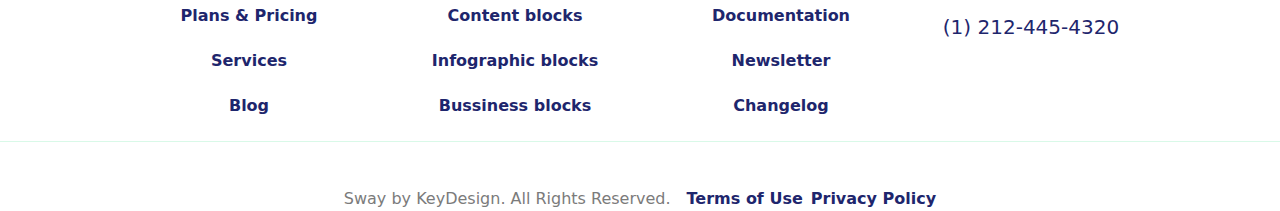
<file: Shop.html>
<!DOCTYPE html>
<html lang="en">
<head>
    <meta charset="UTF-8">
    <meta name="viewport" content="width=device-width, initial-scale=1.0">
    <link rel="stylesheet" type="text/css" href="css/bootstrap.min.css">
    <link rel="stylesheet" type="text/css" href="css/modal-video.min.css">
    <script type="text/javascript" src="js/popper.min.js"></script>
    <script type="text/javascript" src="js/bootstrap.min.js"></script>
    <script src="http://code.jquery.com/jquery-2.2.4.min.js"></script>
    <script type="text/javascript" src="js/jquery-modal-video.min.js"></script>
    <link rel="stylesheet" type="text/css" href="style.css">
    <link rel="stylesheet" type="text/css" href="responsive.css">
    <link rel="stylesheet" type="text/css" href="font-awesome-4.7.0/font-awesome-4.7.0/css/font-awesome.min.css">
    <link type="text/css" rel="stylesheet" href="https://fonts.googleapis.com/css?family=Roboto:300,400,500,700|Google+Sans:400,500,700|Google+Sans+Text:400">
    <link href="https://fonts.googleapis.com/css2?family=Fleur+De+Leah&family=Italianno&display=swap" rel="stylesheet">
    <title>Shop</title>
</head>
<body>
    <!-- SECTION 1 -->
<nav id="navbaron" class="navbar navbar-expand-lg navbar-light navbar11">
    <div class="container-fluid first1">
      <a class="navbar-brand ms-5" href="#"><strong>SWAY</strong></a>
      <button class="navbar-toggler" type="button" data-bs-toggle="collapse" data-bs-target="#navbarSupportedContent" aria-controls="navbarSupportedContent" aria-expanded="false" aria-label="Toggle navigation">
        <span class="navbar-toggler-icon"></span>
      </button>
      <div class="collapse navbar-collapse" id="navbarSupportedContent">
        <ul class="navbar-nav me-auto ms-auto mb-2 mb-lg-0">
          <li class="nav-item me-2">
            <a class="nav-link navtext" aria-current="page" href="index.html">Home</a>
          </li>
          <li class="nav-item me-2">
            <a class="nav-link navtext" href="Shop.html">Shop</a>
          </li>
          <li class="nav-item me-2">
            <a class="nav-link navtext" href="About.html">About us</a>
          </li>
          <li class="nav-item me-2">
            <a class="nav-link navtext" href="Blog.html">Blog</a>
          </li>
          <li class="nav-item me-2">
            <a class="nav-link navtext" href="Contact.html">Contact us</a>
          </li>
        </ul>
        <div class="d-flex">
          <div class="nav_icons pt-2">
          <a href="#"><i class="fa fa-shopping-cart me-4 ic1" aria-hidden="true"></i></a>
          <a href="#"><i class="fa fa-search me-4 ic1" aria-hidden="true"></i></a></div>
          <button class="btn btn-outline-success btn1 me-5" type="submit">Order Now</button>
          </div>
      </div>
    </div>
  </nav>

  <div class="sidebar">
    <p class="d-inline-block block1" tabindex="0" data-bs-toggle="popover" data-bs-trigger="hover focus" data-bs-content="Presale chat">
      <i class="fa fa-comment-o ms-2 mt-2" aria-hidden="true"></i><button class="btn btn-primary sdbtn1" type="button"></button>
    </p>
    <p class="d-inline-block block1" tabindex="0" data-bs-toggle="popover" data-bs-trigger="hover focus" data-bs-content="Submit support ticket">
      <i class="fa fa-bullseye ms-2 mt-2" aria-hidden="true"></i><button class="btn btn-primary sdbtn1" type="button"></button>
    </p>
    <p class="d-inline-block block1" tabindex="0" data-bs-toggle="popover" data-bs-trigger="hover focus" data-bs-content="Read Documantation">
      <i class="fa fa-file-text-o ms-2 mt-2" aria-hidden="true"></i><button class="btn btn-primary sdbtn1" type="button"></button>
    </p>
    <p class="d-inline-block block1" tabindex="0" data-bs-toggle="popover" data-bs-trigger="hover focus" data-bs-content="Watch video Tutorials">
      <i class="fa fa-video-camera ms-2 mt-2" aria-hidden="true"></i><button class="btn btn-primary sdbtn1" type="button"></button>
    </p>
    <p class="d-inline-block block1" tabindex="0" data-bs-toggle="popover" data-bs-trigger="hover focus" data-bs-content="Customer Showcase">
      <i class="fa fa-heart-o ms-2 mt-2" aria-hidden="true"></i><button class="btn btn-primary sdbtn1" type="button"></button>
    </p>
    <p class="d-inline-block block1" tabindex="0" data-bs-toggle="popover" data-bs-trigger="hover focus" data-bs-content="Join User community">
      <i class="fa fa-user-o ms-2 mt-2" aria-hidden="true"></i><button class="btn btn-primary sdbtn1" type="button"></button>
    </p>
    <p class="d-inline-block block1" tabindex="0" data-bs-toggle="popover" data-bs-trigger="hover focus" data-bs-content="Purchase sway">
      <i class="fa fa-shopping-cart ms-2 mt-2" aria-hidden="true"></i><button class="btn btn-primary sdbtn1" type="button"></button>
    </p>
    </div>

  <div class="container-fluid shopsec1 d-flex align-items-center">
    <div class="container p-0">
     <h1 class="s2ft21 mb-3">Shop</h1>
     <nav style="--bs-breadcrumb-divider: '>';" aria-label="breadcrumb">
        <ol class="breadcrumb">
          <li class="breadcrumb-item"><a class="breadcrumb1" href="#">Home</a></li>
          <li class="breadcrumb-item"><a class="breadcrumb1" href="#">Products</a></li>
          <li class="breadcrumb-item"><a class="breadcrumb1" href="#">Pasta</a></li>
          <li class="breadcrumb-item"><a class="breadcrumb1" href="#">Classic Italian Spaghetti</a></li>
        </ol>
      </nav>
     </div>
  </div>
  <div class="container-fluid shop_div2">
    <div class="row divider1">
      <div class="col-12 col-md-12 col-lg-9">
         <div class="row">
           <div class="col-12 col-md-12 col-lg-6">
             <img class="shopimg1 img-fluid" src="images/classic-italian-spaghetti.jpg">
           </div>
           <div class="col-12 col-md-12 col-lg-6 mt-4">
             <h2 class="s2ft2">Classic Italian Spaghetti</h2>
             <span class="shopstart1"><i class="fa fa-star stary" aria-hidden="true"></i><i class="fa fa-star stary" aria-hidden="true"></i><i class="fa fa-star stary" aria-hidden="true"></i><i class="fa fa-star stary" aria-hidden="true"></i><i class="fa fa-star stary" aria-hidden="true"></i></span>
             <span class="shoprate1 ms-3">( 2 customer review )</span>
             <div class="shopbid1 mt-3 d-flex"><span class="crosstext2 me-2">$80</span><span class="price12">$40</span><div class="badge1 ms-4">Sale 50%</div></div>
             <p class="mapp2 mt-4">Completely synergize resource taxing relationships<br>via premier niche markets. Professionally cultivate<br>one-to-one customer service with robust ideas.<br>Dynamically innovate resource-leveling customer<br>service.</p>
             <div class="d-flex mt-5 mb-5 addcart12"><input class="numbercart12" type="number" value="1"><button class="cartbtn12">Add to cart</button></div>
             <span class="catg1 me-1">Category:</span><a href="#" class="catg2">Pasta</a><br>
             <span class="catg1 me-1">Tags:</span><a href="#" class="catg2">Cheese</a><a href="#" class="catg2">Italian</a><a href="#" class="catg2">Meat</a>
             <div class="shopsocial1 mt-5 mb-5 d-flex"><div class="cartsocial1 me-3"><i class="fa fa-facebook facart1" aria-hidden="true"></i></div><div class="cartsocial1 me-3"><i class="fa fa-twitter facart1" aria-hidden="true"></i></div><div class="cartsocial1 me-3"><i class="fa fa-pinterest-p facart1" aria-hidden="true"></i></div><div class="cartsocial1 me-3"><i class="fa fa-instagram facart1" aria-hidden="true"></i></div></div>
           </div>
           <nav class="text-center">
            <div class="nav nav-tabs tabs1 d-flex justify-content-center" id="nav-tab" role="tablist">
              <button class="nav-link active sec4btn1" id="nav-home-tab" data-bs-toggle="tab" data-bs-target="#nav-home" type="button" role="tab" aria-controls="nav-home" aria-selected="true">Description</button>
              <button class="nav-link sec4btn1" id="nav-profile-tab" data-bs-toggle="tab" data-bs-target="#nav-profile" type="button" role="tab" aria-controls="nav-profile" aria-selected="false">Additional Information</button>
              <button class="nav-link sec4btn1" id="nav-contact-tab" data-bs-toggle="tab" data-bs-target="#nav-contact" type="button" role="tab" aria-controls="nav-contact" aria-selected="false">Review (2)</button>
            </div>
          </nav>
          <div class="tab-content  content12" id="nav-tabContent">
           
            <div class="tab-pane abc fade show active" id="nav-home" role="tabpanel" aria-labelledby="nav-home-tab">
              
              <p class="shoppagep1 mt-5">Leverage agile frameworks to provide a robust synopsis for high level overviews. Iterative approaches to corporate strategy foster collaborative thinking to further the overall value proposition. Organically grow the holistic world view of disruptive innovation via workplace diversity and empowerment.</p>
            <p class="shoppagep1 mt-3">Bring to the table win-win survival strategies to ensure proactive domination. At the end of the day, going forward, a new normal that has evolved from generation X is on the runway heading towards a streamlined cloud solution. User generated content in real-time will have multiple touchpoints for offshoring.</p>
              
            </div>
            <div class="tab-pane fade" id="nav-profile" role="tabpanel" aria-labelledby="nav-profile-tab">
             <div class="nulldiv mt-5"><span class="wgt1 mt-5 me-4">Weight</span><span class="shoppagep1">10 kg</span><br><br>
             <span class="wgt1 mt-3 me-4">Dimensions</span><span class="shoppagep1">20 x 10 x 15 cm</span><br></div>
            </div>
            <div class="tab-pane fade" id="nav-contact" role="tabpanel" aria-labelledby="nav-contact-tab">
            <div class="row">
              <div class="col-lg-6 col-md-12 col-sm-12 col-12">
                <div class="d-flex sec6flex1 mt-5 mb-3"><div class="customimg1"><img class="cus1" src="images/userface.png"></div><div class="revtext1 ms-3"><p class="jasper1 mb-1"><strong>Jasper Reid</strong> - October 8, 2020</p><p class="csrev2 mt-0">Excellent food & service</p></div></div>
                <div class="d-flex sec6flex1 mb-3"><div class="customimg1"><img class="cus1" src="images/userface.png"></div><div class="revtext1 ms-3"><p class="jasper1 mb-1"><strong>Jasper Reid</strong> - October 8, 2020</p><p class="csrev2 mt-0">Food quality and taste both are good.</p></div></div>
              </div>
              <div class="col-lg-6 col-md-12 col-sm-12 col-12 text-end">
                <div class="nulldiv mt-5"><span class="shopstart1 mb-5"><i class="fa fa-star stary" aria-hidden="true"></i><i class="fa fa-star stary" aria-hidden="true"></i><i class="fa fa-star stary" aria-hidden="true"></i><i class="fa fa-star stary" aria-hidden="true"></i><i class="fa fa-star stary" aria-hidden="true"></i></span><br><br><br>
                  <span class="shopstart1 mt-5"><i class="fa fa-star stary" aria-hidden="true"></i><i class="fa fa-star stary" aria-hidden="true"></i><i class="fa fa-star stary" aria-hidden="true"></i><i class="fa fa-star stary" aria-hidden="true"></i><i class="fa fa-star stary" aria-hidden="true"></i></span></div>
              </div>
              <div class="nulldiv3 d-flex justify-content-center"><h1 class="s2ft2 mt-4">Add a review</h1></div>
              <div class="yrate1 mt-3">
                <p class="yratep1 mb-1">Your rating *</p>
                <span class="shopstart1"><i class="fa fa-star starg1" aria-hidden="true"></i><i class="fa fa-star starg1" aria-hidden="true"></i><i class="fa fa-star starg1" aria-hidden="true"></i><i class="fa fa-star starg1" aria-hidden="true"></i><i class="fa fa-star starg1" aria-hidden="true"></i></span>
              </div>
              <p class="yratep1 mt-3 mb-1">Your review *</p>
              <textarea class="textarea1 ms-2" col="20" row="1"></textarea>
              <form class="row g-3">
                <div class="col-md-6">
                  <label for="inputEmail4" class="form-label yratep1">Name *</label>
                  <input type="text" class="form-control formc1" id="inputEmail4">
                </div>
                <div class="col-md-6">
                  <label for="inputPassword4" class="form-label yratep1">Email *</label>
                  <input type="password" class="form-control formc1" id="inputPassword4">
                </div></form>
                <div class="form-check check2  mt-4 ms-1">
                  <input class="form-check-input" type="checkbox" value="" id="flexCheckDefault">
                  <label class="form-check-label yratep1" for="flexCheckDefault">
                    Save my name, email, and website in this browser for the next time I comment.
                  </label>
                </div>
                <button class="inputbtn1 ms-1">Submit</button>
            </div>
            </div>
          </div>
         </div>
      </div>
      <div class="col-12 col-md-12 col-lg-3">
        <h4 class="s2ft2">Search</h4>
        <div class="searchbar1 mt-4"><input class="search12 mt-2 ms-2" type="text" placeholder="Search products..."><i class="fa fa-search endsearch ms-5" aria-hidden="true"></i></div>
        <br>
        <hr>
        <h4 class="s2ft2 mt-4">Product Categories</h4>
        <ul class="un2 mt-4">
          <li><a href="#" class="product1">Beef</a></li>
          <li><a href="#" class="product1">Chicken</a></li>
          <li><a href="#" class="product1">Pasta</a></li>
          <li><a href="#" class="product1">Pork</a></li>
          <li><a href="#" class="product1">Salads</a></li>
        </ul><hr>
        <h4 class="s2ft2 mt-3">Top rated products</h4>
        <div class="shopflex4 mt-4 d-flex">
          <div class="img156"><img class="menuimg1" src="images/stir-fry-noodles.jpg"></div>
          <div class="imgtext1 ms-3"><p class="imgp1">Stir Fry Noodles</p><p class="imgprice1">$50</p></div>
        </div>
        <div class="shopflex4 mt-4 d-flex">
          <div class="img156"><img class="menuimg1" src="images/classic-goulash.jpg"></div>
          <div class="imgtext1 ms-3"><p class="imgp1">Classic Goulash</p><p class="imgprice1">$70</p></div>
        </div>
        <div class="shopflex4 mt-4 d-flex">
          <div class="img156"><img class="menuimg1" src="images/grilled-roast-beef.jpg"></div>
          <div class="imgtext1 ms-3"><p class="imgp1">Grilled roast beef</p><p class="imgprice1">$100</p></div>
        </div>
        <hr>
        <h4 class="s2ft2">Products Tags</h4>
          <button type="button" class="btn btn-primary btntag1 mt-4 me-1">Cheese</button>
          <button type="button" class="btn btn-primary btntag1 mt-4 me-1">Fresh</button>
          <button type="button" class="btn btn-primary btntag1 mt-4 me-1">Fruits</button><br>
          <button type="button" class="btn btn-primary btntag1 mt-1 me-1">Italian</button>
          <button type="button" class="btn btn-primary btntag1 mt-1 me-1">Meat</button>
          <button type="button" class="btn btn-primary btntag1 mt-1 me-1">Vegetables</button>
      </div>
    </div>
    <hr>
    <div class="nulldiv3 d-flex justify-content-center"><h1 class="s2ft2 mt-4">Related Products</h1></div>
    <div class="row justify-content-center mt-4">
      <div class="col-md-2 col-lg-2 col-12 me-3 mt-3 sec6col1 text-start">
        <div class="d-flex align-items-center justify-content-center sec6hov1"><button class="addcart1">Add to Cart</button></div>
        <img class="menuimg6" src="images/classic-goulash.jpg">
        <p class="sec6p1 mt-3">Classic Goulash</p>
        <span class="sec6price">$70</span><span class="rating1"><i class="fa fa-star stary" aria-hidden="true"></i><i class="fa fa-star stary" aria-hidden="true"></i><i class="fa fa-star stary" aria-hidden="true"></i><i class="fa fa-star stary" aria-hidden="true"></i><i class="fa fa-star stary" aria-hidden="true"></i></span>
      </div>
      <div class="col-md-2 col-lg-2 col-12 me-3 mt-3 sec6col1 text-start">
        <div class="d-flex align-items-center justify-content-center sec6hov1"><button class="addcart1">Add to Cart</button></div>
        <img class="menuimg6" src="images/classic-italian-spaghetti.jpg">
        <span class="position-absolute top-1 start-100 translate-middle badge rounded-pill pills1">
          Sale 50%
        </span>
        <p class="sec6p1 mt-3">Classic Italian Spaghetti</p>
        <span class="crosstext1">$80</span><span class="sec6price">$40</span><span class="rating1"><i class="fa fa-star stary" aria-hidden="true"></i><i class="fa fa-star stary" aria-hidden="true"></i><i class="fa fa-star stary" aria-hidden="true"></i><i class="fa fa-star stary" aria-hidden="true"></i><i class="fa fa-star stary" aria-hidden="true"></i></span>
      </div>
      <div class="col-md-2 col-lg-2 col-12 me-3 mt-3 sec6col1 text-start">
        <div class="d-flex align-items-center justify-content-center sec6hov1"><button class="addcart1">Add to Cart</button></div>
        <img class="menuimg6" src="images/fried-pork-steak.jpg">
        <p class="sec6p1 mt-3">Fried Pork Steak</p>
        <span class="sec6price">$80</span><span class="rating1"><i class="fa fa-star stary" aria-hidden="true"></i><i class="fa fa-star stary" aria-hidden="true"></i><i class="fa fa-star stary" aria-hidden="true"></i><i class="fa fa-star stary" aria-hidden="true"></i><i class="fa fa-star stary" aria-hidden="true"></i></span>
      </div>
      <div class="col-md-2 col-lg-2 col-12 me-3 mt-3 sec6col1 text-start">
        <div class="d-flex align-items-center justify-content-center sec6hov1"><button class="addcart1">Add to Cart</button></div>
        <img class="menuimg6" src="images/grilled-chicken.jpg">
        <span class="position-absolute top-1 start-100 translate-middle badge rounded-pill pills1">
          Sale 50%
        </span>
        <p class="sec6p1 mt-3">Grilled Chicken</p>
        <span class="crosstext1">$80</span><span class="sec6price">$40</span><span class="rating1"><i class="fa fa-star stary" aria-hidden="true"></i><i class="fa fa-star stary" aria-hidden="true"></i><i class="fa fa-star stary" aria-hidden="true"></i><i class="fa fa-star stary" aria-hidden="true"></i><i class="fa fa-star stary" aria-hidden="true"></i></span>
      </div>
</div>
  </div>
<!-- FOOTER -->
<div class="container-fluid footer1">
  <div class="row footerow1 justify-content-center mt-3">
    <div class="col-lg-2 col-md-6 col-12 mt-5 me-3 p-2 footcol1 text-center">
      <h4 class="s2ft2 ms-4 mb-4">About</h4>
      <ul class="un1">
      <li><a href="#" class="underline1">About Sway</a></li>
      <li><a href="#" class="underline1">Plans & Pricing</a></li>
      <li><a href="#" class="underline1">Services</a></li>
      <li><a href="#" class="underline1">Blog</a></li>
      </ul>
    </div>
    <div class="col-lg-2 col-md-6 col-12 mt-5 me-3 p-2 footcol1 text-center">
      <h4 class="s2ft2 ms-4 mb-4">Products</h4>
      <ul class="un1">
      <li><a href="#" class="underline1">Primary blocks</a></li>
      <li><a href="#" class="underline1">Content blocks</a></li>
      <li><a href="#" class="underline1">Infographic blocks</a></li>
      <li><a href="#" class="underline1">Bussiness blocks</a></li>
      </ul>
    </div>
    <div class="col-lg-2 col-md-6 col-12 mt-5 me-3 p-2 footcol1 text-center">
      <h4 class="s2ft2 ms-4 mb-4">Resources</h4>
      <ul class="un1">
      <li><a href="#" class="underline1 under2">Support center</a></li>
      <li><a href="#" class="underline1 under2">Documentation</a></li>
      <li><a href="#" class="underline1 under2">Newsletter</a></li>
      <li><a href="#" class="underline1 under2">Changelog</a></li>
      </ul>
    </div>
    <div class="col-lg-2 col-md-6 col-12 mt-5 me-3 p-2  footcol1 text-center">
      <h4 class="s2ft2 mb-3">Contact</h4>
      <p class="mapp2">New York. 112 W<br>34th St, Manhattan</p>
      <h5 class="s2ft2">(1) 212-445-4320</h5>
    </div>
  </div>
  <div class="container-fluid text-center mt-4 mb-4">
    <span class="mapp2 me-3">Sway by KeyDesign. All Rights Reserved.</span><a href="#" class="terms1 me-2">Terms of Use</a><a href="#" class="terms1">Privacy Policy</a>
  </div>
</div>







<script>var popoverTriggerList = [].slice.call(document.querySelectorAll('[data-bs-toggle="popover"]'))
  var popoverList = popoverTriggerList.map(function (popoverTriggerEl) {
    return new bootstrap.Popover(popoverTriggerEl)
  })
  </script>
</body>
</html>
</file>
<file: style.css>
.body{
    margin: 0px;
    padding: 0px 100px !important;
    font-family: 'neue-haas-unica' !important;
    overflow-x: hidden;
}
.navtext{
    color: #1E266D !important;
}
.navbar11{
    position: fixed !important;
    background-color: white !important;
    width: 100% !important;
    font-weight: 600;
    z-index: 10;
    box-shadow: 0px 8px 9px -9px gray;
}
.btn1{
    width: 150px;
    height: 45px;
    background-color: #00D664;
    color: white;
    border: none;
    border-radius: 20px;
    box-shadow: inset 0 0 0 0 white;
    transition: ease-out 0.3s;
    outline: none;
}
.btn1:hover{
    box-shadow: inset 151px 0 0 0 white;
    cursor: pointer;
    color: #00D664;
}
.btn2{
    width: 200px;
    height: 50px;
    font-size: 18px;
    background-color: #00D664;
    color: white;
    border: none;
    border-radius: 20px;
    box-shadow: inset 0 0 0 0 white;
    transition: ease-out 0.3s;
    outline: none;
}
.btn2:hover{
    box-shadow: inset 201px 0 0 0 white;
    cursor: pointer;
    color: #00D664;
}
.ic1{
    color: #1E266D;
}
.sec1text{
    height: 800px;
    background-image: url(images/cateringbg1.jpg);
    background-size: cover;
    background-repeat: no-repeat;
    position: relative;
}
.ft1{
    font-family: 'Italianno', cursive;
    color: white;
    font-size: 3rem;
}
.ft2{
    color: white;
    font-size: 3.8rem;
}
.p1{
    color: white;
    font-size: 1.1rem;
}
.block1{
    height: 40px;
    width: 40px;
    padding: 4px;
    display: block !important;
    background-color: white;
    border-bottom: 1px solid #EAEAEA !important;
    border-radius: 6px;
    margin: 0px;
}
.sidebar{
    height: 280px;
    width: 40px;
    background-color: white;
    border: 1px solid #EAEAEA;
    border-radius: 6px;
    position: absolute;
    right: 0px;
    top: 300px;
    position: fixed;
    z-index: 9;
}
.sdbtn1{
    height:0px;
    width: 0px;
    background-color: white !important;
    border: none;
    padding: 0px !important;
}
.block1:hover{
    background-color: #EDFCF4 !important;
    color: #00D664 !important;
}
/* SECTION 2 */
.main_2{
    padding: 80px 100px;
}
.s2ft1{
    font-family: 'Italianno', cursive;
    color: #BCBCBC;
    font-size: 3rem;
}
.s2ft2{
    color: #1E266D;
}
.s2ft3{
    color: #7D7D7D;
    font-size: 1.2rem;
}
.s2ft4{
    color: #1E266D;
    font-size: 1.8rem;
    margin-bottom: 80px;
}
.s2ft5{
    color: #1E266D;
    font-size: 1.4rem;
}
.s2col1,.s2col2{
    height: 714px;
}
.lere1{
    height: 90px;
    margin-bottom: 50px;
}
.cticons1{
    height: 40px;
    width: 40px;
}
.s1ft1{
    margin-bottom: 0px;
}
/* SECTION 3 */
.main_3{
    padding: 80px 100px !important;
    background-color: #F7F4FB;
}
.sec3col1{
    position: relative;
    background-color: white;
    padding: 40px 40px;
    width: 284px;
    height: 280px;
    margin-right: 25px;
    border: none;
    border-radius: 10px;
    box-shadow: 0 4px 8px 0 rgba(0,0,0,0.2);
    -webkit-transition: 0.2s ease-in-out;
}
.sec3col1:hover{
    transform: translateY(-10px) !important;
}
.sec3col1::after{
    content: "";
    position: absolute;
    width: 282px;
    border-radius: 10px;
    height: 5px;
    background-color: #00D664;
    bottom: 0px;
    left: 0px;
}
.center1::after{
    transform: scale(0, 1);
    transition: transform 0.3s ease-in-out;
}
.center1:hover::after{
    transform: scale(1, 1);
}
.sec3ft1{
    color: #1E266D;
}
.sec3img1{
    height: 42px;
    width: 42px;
}
.sec3a1{
    text-decoration: none;
    color: #00D664;
    font-size: 16px;
    font-weight: bold;
}
.sec3a1:hover{
    color: #1E266D;
    transition: 0.3s ease-in-out;
}
.sec3row1{
    background-color: #F7F4FB;
}
.sec3btn1{
    width: 190px;
    height: 50px;
    margin-top: 40px !important;
    font-size: 18px;
    background-color: #00D664;
    color: white;
    border: none;
    border-radius: 20px;
    box-shadow: inset 0 0 0 0 white;
    transition: ease-out 0.5s;
    outline: none;
}
.sec3btn1:hover{
    box-shadow: inset 190px 0 0 0 #1E266D;
    cursor: pointer;
    color: white;
}
/* SECTION 4 */
.main_4{
    padding: 100px 100px;
    height: 900px;
    background-image: url(images/home_catering_pricing_bg.jpg);
    background-size: cover;
    background-repeat: no-repeat;
}
.sec4ft1{
    color: white;
}
.content1{
    height: 365px;
}
.sec4row1{
    background-color: white;
    border: none;
    border-radius: 10px;
}
.tabs1{
    height: 60px;
    margin: auto !important;
}
.sec4flex1{
    width: 510px;
    height: 80px;
}
.sec4img1{
    height: 80px;
    width: 80px;
}
.menuimg1{
    height: 70px;
    width: 70px;
    border: none;
    border-radius: 10px;
}
.menuhead1{
    color: #1E266D;
    font-weight: bold;
}
.pricetag{
    font-weight: bold;
    font-size: 1.2rem;
    color: #1E266D;
}
.sec4btn1{
    color: #1E266D !important;
    font-weight: 600;
    border: none !important;
}
.sec4btn1:hover{
    color: #00D664 !important;
    border-bottom: 2px solid #00D664 !important;
    -webkit-transition: 0.4s ease-in-out !important;
}
.menup1{
    color: #696969;
}
.sec4text1{
    position: relative;
    width: 300px;
}
.dotted{
    height: 15px;
    width: 150px;
    position: absolute;
    top: 6px;
    right: 0px;
    color: #696969;
}
.dotted1{
    height: 15px;
    width: 70px;
    position: absolute;
    right: 0px;
    top: 6px;
    color: #696969;
}
.dotted2{
    width: 140px;
    height: 15px;
    position: absolute;
    top: 6px;
    right: 0px;
    color: #696969;
}
/* SECTION 5 */
.main_5{
    padding: 100px 100px;
    background-color: #F7F4FB;
}
.sec5col1{
    position: relative;
}
.sec5btn1{
    height: 110px !important;
    width: 110px !important;
    background-color: rgba(255,255,255,0.8);
    position: absolute !important;
    top: 150px;
    left: 230px;
    border: none;
    border-radius: 100%;
}
.sec5btn1:hover{
    background-color: transparent;
    border: 3px solid white;
    -webkit-transition: 0.4s ease-in-out;
}
.play1{
    color: #00D664;
}
.sec5btn1:hover .play1{
    color: white;
}
/* SECTION 6 */
.main_6{
    padding: 100px 100px;
}
.menuimg6{
    height: 270px;
    width: 270px;
    border: none;
    border-radius: 10px;
}
.sec6col1{
    width: 278px;
    position: relative;
}
.rating1{
    float: right;
}
.stary{
    color: #F5AD0D;
    margin-left: 2px;
}
.crosstext1{
    text-decoration: line-through;
    color: #E8E8E8;
    font-size: 1.2rem;
}
.sec6price{
    font-size: 1.2rem;
    color: #7b7b7b;
    font-weight: 600;
}
.sec6p1{
    color: #1E266D;
    font-size: 1.2rem;
    font-weight: 600;
}
.pills1{
    height: 29px !important;
    width: 82px !important;
    top: 28px !important;
    left: 230px !important;
    font-size: 1rem !important;
    background-color: #00D664 !important;
}
.sec6hov1{
    height: 270px;
    width: 270px;
    border: none;
    border-radius: 10px;
    background-color: rgba(255,255,255,0.5);
    position: absolute;
    top: 0px;
    opacity: 0;
    -webkit-transition: 0.5s all;
}
.addcart1{
    width: 140px;
    height: 50px;
    margin-top: 50px !important;
    font-size: 18px;
    background-color: black;
    color: white;
    border: none;
    border-radius: 20px;
    box-shadow: inset 0 0 0 0 white;
    transition: ease-out 0.3s;
    outline: none;
}
.next_shop1{
    text-decoration: none;
    color: white !important;
}
.addcart1:hover{
    box-shadow: inset 140px 0 0 0 #00D664;
    cursor: pointer;
    color: white;
}
.sec6col1:hover .sec6hov1{
    opacity: 1;
}
.cus1{
    border: none;
    border-radius: 100%;
}
.revslide1{
    height: 550px !important;
    background-color: white !important;
    border-bottom: 1px solid #E7E7E7;
}
.revslide2{
    height: 400px !important;
}
.my1{
    height: 320px;
    width: 360px !important;
    border: none;
    border-radius: 10PX;
    box-shadow: 0px 0px 30px 5px #D3D3D3;
}
.roundbtn1{
    height: 8px !important;
    width: 8px !important;
    background-color: #00d664 !important;
    border: none;
    border-radius: 100% !important;
}
.roundnext1{
    color: #00d664 !important;
    background-color: #00d664 !important;
    padding: 10px !important;
    border-radius: 100% !important;
}
.roundnext2{
    height: 400px !important;
    width: 100px !important;
}
.revh1{
    font-size: 1.3rem;
    color: #1E266D;
    font-weight: 600;
}
.csrev2{
    color: #ACACAC;
}
.revp1{
    color: #696969;
}
.revrate1{
    color: #FB690C;
    font-weight: 600;
}
.csrev1{
    color: #00d664;
}
.revemo1{
    color: #F5AD0D;
}
.s6ft2{
    font-size: 2rem;
    font-weight: 700;
    color: #1E266D;
}
.email1{
    height: 60px;
    width: 420px;
    padding: 15px;
    border: 1px solid #E7E7E7;
    border-radius: 20px;
    background-color: #EDFCF4;
}
::placeholder{
    color: #1E266D;
    font-weight: 600;
}
input:focus{
   outline: none;
}
.inputbtn1{
    width: 150px;
    height: 50px;
    margin-top: 50px !important;
    font-size: 18px;
    background-color: #00D664;
    color: white;
    border: none;
    border-radius: 20px;
}
.inputbtn1:hover{
    background-color: #1E266D;
    cursor: not-allowed;
    -webkit-transition: 0.3s ease-in-out;
}
.check1{
    width: 490px !important;
    font-size: 0.9rem;
    color: #7D7D7D;
}
.mapp1{
    color: #1E266D;
    font-size: 1.2rem;
    font-weight: 600;
}
.mapp2{
    color: #7b7b7b;
}
.main_map1{
    position: relative;
}
.map_div1{
    height: 590px;
    width: 400px;
    position: absolute;
    top: 70px;
    left: 100px;
    background-color: white;
    border: none;
    border-radius: 10px;
}
.mapg1{
    padding: 12px;
    box-sizing: border-box;
    height: 40px;
    width: 40px;
    color: #00d664;
    border: 1px solid #00d664;
    border-radius: 100%;
}
/* FOOTER */
.footer1{
    padding: 50px 100px;
    height: 358px !important;
    border-bottom: 1px solid #D9F9E8;
}
.footcol1{
    width: 250px !important;
}
.un1{
    list-style-type: none;
    position: relative;
}
.underline1{
    position: relative;
    text-decoration: none;
    color: #1E266D;
    font-weight: 600;
}
.underline1:hover{
    color: #00d664;
    -webkit-transition: 0.3s ease;
}
.underline1::after{
    content: "";
    position: absolute;
    bottom: -5px;
    left: 0px;
    width: 100%;
    height: 2px;
    background-color: #00d664;
    transform: scale(0, 1);
    -webkit-transition: transform 0.3s ease;
}
.underline1:hover::after{
    transform: scale(1, 1);
}
.un1 li{
    height: 45px;
    text-align: center;
}
.terms1{
    text-decoration: none;
    color: #1E266D;
    font-weight: 600;
}
.terms1:hover{
    color: #00d664;
    -webkit-transition: 0.3s ease;
}
/* SHOP SECTION 1 */
.shopsec1{
    height: 350px !important;
    background-color: #EDFCF4;
}
.s2ft21{
    color: #1E266D;
    font-weight: 700;
    font-size: 2.4rem;
}
.breadcrumb1{
    text-decoration: none;
    color: #445790;
    font-weight: 500;
}
.shopimg1{
    height: 470px;
    width: 470px;
    border: none;
    border-radius: 10px;
}
.shopimg1:hover{
    opacity: 0.8;
    cursor: zoom-in;
    -webkit-transition: 0.3s ease;
}
.shop_div2{
    padding: 80px 100px;
}
.badge1{
    height: 34px;
    width: 118px;
    background-color: #EDFCF4;
    border: none;
    border-radius: 10px;
    color: #00d664;
    text-align: center;
    font-size: 1.2rem;
    font-weight: 700;
}
.shoprate1{
    color: #ACACAC;
    font-size: 1rem;
    font-weight: 600;
}
.crosstext2{
    font-size: 1.5rem;
    color: #ACACAC;
    text-decoration: line-through;
}
.price12{
    font-size: 1.5rem;
}
.numbercart12{
    width: 60px;
    height: 45px;
    color: #1E266D;
    font-weight: 600;
    padding-left: 10px;
    border: 1px solid #ACACAC;
    background-color: #D9F9E8;
}
.cartbtn12{
    width: 140px;
    height: 45px;
    border: none;
    background-color: #00d664;
    color: white;
    font-weight: 600;
}
.cartbtn12:hover{
    background-color: #1E266D;
    color: white;
    -webkit-transition: 0.3s ease;
}
.catg2{
    text-decoration: none;
    color: #00d664;
    font-weight: 600;
}
.catg2:hover{
    color: #1E266D;
    -webkit-transition: 0.3s ease;
}
.catg2::after{
   content: ",";
   color: #1E266D;
   font-weight: 600;
}
.catg1{
    color: #1E266D;
    font-weight: 600;
}
.cartsocial1{
    height: 50px;
    width: 50px;
    border: 1px solid #E7E7E7;
    border-radius: 100%;
    text-align: center;
}
.facart1{
    color: #777777;
    margin-top: 17px;
}
.cartsocial1:hover{
    background-color: #00d664;
    border: none;
    -webkit-transition: 0.3s ease;
    cursor: pointer;
}
.cartsocial1:hover .facart1{
    color: white;
}
.content12{
    height: 800px;
}
.starg1{
    color: #C0F5D9;
}
.yratep1{
    font-size: 0.9rem;
    color: #777777;
    font-weight: 600;
}
.yrate1{
    height: 50px;
    width: 110px;
}
.yrate1:hover .starg1{
    color: #00d664;
}
.shoppagep1{
    font-size: 15px;
    color: #696969;
}
.jasper1{
    color: #777777;
}
.wgt1{
    color: #1E266D;
    font-weight: 600;
}
.starg1:hover{
    color: #1E266D !important;
    cursor: pointer;
}
.textarea1{
    background-color: #EDFCF4;
    border: none;
    padding: 10px;
    border-radius: 10px;
    height: 100px !important;
}
.textarea1:focus{
    outline: none;
}
.formc1{
    background-color: #EDFCF4;
    border: none !important;
    border-radius: 10px;
    height: 50px !important;
}
.searchbar1{
    height: 46px;
    width: 300px;
    border-radius: 10px;
    border: 1px solid #E7E7E7;
    background-color: #EDFCF4;
}
.search12{
    border: none;
    background-color: #EDFCF4;
}
.product1{
    text-decoration: none;
    color: #1E266D;
    font-weight: 600;
    font-size: 1.1rem;
}
.product1:hover{
    color: #00d664;
    -webkit-transition: 0.3s ease;
}
.un2{
    padding: 0px !important;
}
.un2 li{
    list-style-type: none;
    height: 42px;
}
.imgp1{
    color: #1E266D;
    font-size: 1rem;
    font-weight: 600;
}
.imgprice1{
    font-size: 1rem;
    color: #696969;
    font-weight: 600;
}
.btngrp1{
    border: none !important;
    border-radius: 20px !important;
}
.btntag1{
background-color: #EDFCF4 !important;
color: #00d664 !important;
font-weight: 600;
border: none;
border-radius: 20px;
}
.btntag1:hover{
background-color: #00d664 !important;
color: white !important;
}
/* ABOUT PAGE */
/* SECTION 1 */
.mainab1{
height: 700px;
width: 100%;
background-image: url(images/about-uscreative1.webp);
}
.slidebottom1{
margin-top: 100px !important;
height: 50px;
width: 50px;
text-align: center;
border: 2px solid white;
border-radius: 100%;
background-color: transparent;
}
.arw1{
color: white;
}
.slidebottom1:hover{
transform: translateY(10px);
-webkit-transition: 0.3s ease-in-out;
cursor: pointer;  
}
.mainab2{
    padding: 100px 100px;
}
.sec2rowab1{
    background-color: white;
}
/* ABOUT SEC 3 */
.mainab3{
    padding: 90px 90px;
    background-color: #D9F9E8;
    border: none;
    border-radius: 40px;
    position: relative;
}
.pgsname1,.pgsper1{
    width: 216px;
}
.pgsname2,.pgsper2{
    width: 168px;
}
.pgsname3,.pgsper3{
    width: 192px;
}
.progressbar1{
    height: 6px;
    width: 480px;
    background-color: #ACACAC;
    border: none;
    border-radius: 10px;
}
.clrbar1{
    height: 6px;
    width: 432px;
    background-color: #1E266D;
    border: none;
    border-radius: 10px;
}
.clrbar2{
    height: 6px;
    width: 336px;
    background-color: #1E266D;
    border: none;
    border-radius: 10px;
}
.clrbar3{
    height: 6px;
    width: 384px;
    background-color: #1E266D;
    border: none;
    border-radius: 10px;
}
.pgscol1{
    position: relative;
}
.pgsimg1{
    height: 390px;
    width: 370px;
    position: absolute;
    top: 50px;
    left: 0px;
    z-index: 1;
    border: none;
    border-radius: 10px;
}
.brandbtn1{
    opacity: 0 !important;
}
.pgsimg2{
    margin-left: 180px;
    border: none;
    border-radius: 10px;
}
/* SECTION 4 AB */
.mainab4{
    padding: 100px 100px;
}
.abp1{
    color: #7D7D7D;
    font-size: 1.2rem;
}
.abteam1{
    height: 350px;
    width: 350px;
    border: none;
    border-radius: 100%;
}
.teamain1{
    height: 350px !important;
    width: 350px !important;
    position: relative;
    margin-left: 30px !important;
}
.abcs11{
    height: 450px !important;
    width: 100% !important;
}
.overlay1{
    position: absolute;
    top: -16px !important;
    left: 11px;
    height: 350px;
    width: 350px;
    padding-top: 200px;
    box-sizing: border-box;
    color: white;
    border: none;
    border-radius: 100%;
    background-color: rgba(0,0,0,0.7);
    opacity: 0;
}
.abbtn1{
    height: 50px !important;
    width: 50px !important;
    border: none;
    border-radius: 100% !important;
    background-color: #00d664;
    top: 140px !important;
}

.teamain1:hover .overlay1{
    opacity: 1;
    cursor: pointer;
    -webkit-transition: 0.3s ease-in-out;
}
.pgsimg21{
    position: absolute;
    top: 0px;
    left: 150px;
    border: none;
    border-radius: 10px;
}
.pgsimg12{
    border: none;
    border-radius: 10px;
}
.abp2{
    font-size: 1.1rem;
    color: #777777;
    font-weight: 600;
}
.mainab6{
    padding: 100px 100px;
}
.testimonial1{
    border: 10px solid #DEFFD8;
    border-radius: 100%;
}
/* CONTACT US SEC1 */
.maincu1{
    height: 420px;
    background-image: url(images/contact-classic.jpg);
}
.breadcs1{
    text-decoration: none;
    color: white;
    font-weight: 600;
    font-size: 1.1rem;
}
.breadcs1:hover{
    color: #1E266D;
    -webkit-transition: 0.3s ease-in-out;
}
.breditem1::before{
    color: white !important;
    font-weight: 600;
}
.breditem1{
    color: white !important;
    font-size: 1.1rem;
    font-weight: 600;
}
.cntcol2{
    height: 710px !important;
    background-color: #D9F9E8;
    padding: 0px !important;
}
.cntcol1{
    height: 710px !important;
    padding: 0px !important;
    background-color: #D9F9E8;
}
.csmap2{
    width: 759.6px;
    height: 710px;
}
.cntinp1{
    height: 55px;
    width: 420px;
    background-color: #D9F9E8 !important;
}
.cntinp1:focus{
    outline: none !important;
    box-shadow: none !important;
    border: none !important;
}
.cnttext1{
    background-color: #D9F9E8 !important;
    width: 420px !important;
    height: 120px !important;
    padding: 12px;
    border: none !important;
}
.cnttext1:focus{
    outline: none !important;
}
.hw12{
    height: 571px;
    width: 580px;
    background-color: white;
    border: none;
    border-radius: 10px;
    box-shadow: 0 4px 8px 0 rgba(0,0,0,0.2);;
}
/* BLOG SEC1 */
.mainblog1{
    height: 540px;
    width: 100% !important;
    background-color: #F7F4FB;
}
.breadcs2{
    text-decoration: none;
    color: #1E266D;
    font-weight: 600;
    font-size: 1.1rem;
}
.breadcs2:hover{
    color: #00d664;
    -webkit-transition: 0.3s ease-in-out;
}
.breditem2::before{
    color: #1E266D !important;
    font-weight: 600;
}
.breditem2{
    color: #1E266D !important;
    font-size: 1.1rem;
    font-weight: 600;
}
.blogp1{
    color: #1E266D;
    font-size: 1.1rem;
}
.mainblog2{
    padding: 100px 100px;
}
.blogimg1{
    border: none;
    border-radius: 10px;
    position: relative;
}
.bloga1{
    text-decoration: none;
    color: #00d664;
    font-weight: 600;
}
.bloga1:hover{
    color: #1E266D;
    -webkit-transition: 0.3s ease-in-out;
}
.bgic1{
    color: #445790;
}
.bgh1{
    color: #1E266D;
    font-weight: 700;
    font-size: 2.2rem;
    width: 850px;
}
.bgh1:hover{
    color: #00d664;
    -webkit-transition: 0.3s ease-in-out;
    cursor: pointer;
}
.blogp2{
    color: #7b7b7b;
    font-size: 1.1rem;
}
.sec5btn6{
    height: 110px !important;
    width: 110px !important;
    background-color: rgba(255,255,255,0.8);
    position: absolute !important;
    top: 1700px;
    left: 390px;
    border: none;
    border-radius: 100%;
}
.sec5btn6:hover{
    background-color: transparent;
    border: 3px solid white;
    -webkit-transition: 0.4s ease-in-out;
}
.sec5btn6:hover .play1{
    color: white;
}
.bgcol1{
    height: 2100px;
    padding: 30px 40px;
    border: 1px solid #EAEAEA;
    border-radius: 10px;
}
.bgcount1{
    float: right;
}
.bgoverlay2{
    height: 495px;
    width: 350px;
    padding-top: 50px;
}
.bgend1,.mainbgover1{
    height: 495px;
    width: 350px;
    border: none;
    border-radius: 10px;
}
.bgpagi2{
    background-color: #00d664 !important;
    border: none !important;
    border-radius: 5px !important;
}

.pglin1{
    border: 1px solid #BCBCBC !important;
    border-radius: 5px !important;
    color: #00d664 !important;
}
.pglin1:hover{
    background-color: #EDFCF4 !important;
}
.bgnews1{
    height: 500px;
    position: absolute;
    right: 0px;
    top: 0px;
}
.mainbg41{
    padding: 90px 90px;
    background-color: #D9F9E8;
    border: none;
    border-radius: 40px;
    position: relative;
}
</file>
<file: responsive.css>
@media screen and (min-width:300px) and (max-width:800px){
    .body{
        padding: 0px !important;
    }
    .sec1text{
        height: 900px;
    }
    .ft2{
        font-size: 2.1rem !important;
    }
    .s2ft4{
        font-size: 1.7rem;
        margin-bottom: 40px !important;
    }
    .main_2,.main_3,.main_5,.main_6,.footer1{
        padding: 10px 10px !important;
    }
    .s2col2{
        height: 500px;
    }
    .main_4{
        padding: 10px 10px !important;
        height: fit-content;
    }
    .sec4flex1{
        width: fit-content;
    }
    .menuhead1,.pricetag,.menup1{
        font-size: 0.9rem;
        width: fit-content;
    }
    .sec4text1{
        width: 250px;
    }
    .tabs1{
        height: 100px;
    }
    .content1{
        height: 750px !important;
    }
    .main_5{
        text-align: center;
    }
    .sec5btn1{
        height: 80px !important;
        width: 80px !important;
        top: 100px;
        left: 170px;
    }
    .sec6p1{
        margin-top: 10px !important;
        margin-bottom: 8px !important;
    }
    .roundnext1{
        display: none !important;
    }
    .revslide1{
        height: 500px !important;
    }
   .s6ft2{
       margin: 30px 10px !important;
   }
   .email1,.check1{
       width: 320px !important;
   }
   .map_div1{
       padding: 10px !important;
       width: 280px;
       height: 350px;
       left: 75px;
   }
   .mapp1,.mapp2{
       font-size: 0.7rem;
       margin-bottom: 10px !important;
   }
   .maptext1{
       height: 85px;
   }
   .footer1{
       height: 1000px !important;
   }
   .footcol1{
       margin: 15px 10px !important;
       height: 240px !important;
   }
   .footerow1{
      height: 1000px !important;
   }
   /* SHOP PAGE  */
   .shopimg1{
       height: 300px;
   }
   .shop_div2{
       padding: 15px 15px;
   }
   .content12{
       height: 1150px;
   }
   /* CONTACT US */
   .contactdiv_1{
       margin: 0px !important;
       padding: 5px !important;
       text-align: left;
   }
   .sec2rowab1{
       margin: 20px 20px !important;
       width: 360px !important;
   }
   .cntcol2,.csmap2{
       height: 480px !important;
   }
   .hw12{
       height: 550px;
       width: 450px;
       padding: 10px !important;
       text-align: left !important;
   }
   .abp1{
       font-size: 0.7rem;
   }
   .cntinp1,.rpin_div,.cnttext1{
       width: 350px !important;
   }
   .s2ft2{
       font-size: 1.5rem;
   }
   /* ABOUT PAGE */
   .mainab1{
       height: 550px !important;
   }
   .mainabdiv_11{
       text-align: left !important;
   }
   .mainab2,.mainab3{
       padding: 30px 10px;
   }
   .s2ft3{
       font-size: 1rem;
   }
   .mainab3{
       margin: 10px !important;
   }
   .pgsimg1,.pgsimg2,.pgsimg12,.pgsimg21{
       height: 300px;
       width: 280px;
   }
   .pgsimg2{
       margin-left: 130px !important;
   }
   .mainab4{
       padding: 20px 0px;
   }
   .overlay1{
       left: 0px;
   }
   .mainab6{
       padding: 10px 5px;
   }
   .teamain1{
       margin: 10px 0px 10px 110px !important;
       padding: 0px !important;
   }
   .abcr1{
       margin: 0px 5px !important;
       width: 350px !important;
   }
   .testidiv1{
       padding: 0px !important;
       margin: 0px !important;
       width: fit-content !important;
   }
   .abbtn1{
       display: none;
   }
   .abcs11{
       height: 1100px !important;
   }
   .pgsimg21{
       left: 120px;
   }
   /* BLOG PAGE */
   .mainblog1{
      width: 700px !important;
      display: flex !important;
      justify-content: left !important;
      text-align: left !important;
   }
   .breadcrumb{
       justify-content: left !important;
   }
   .mainblog2{
       padding: 10px 10px;
   }
   .bgh1{
       font-size: 1.5rem;
       width: 750px !important;
   }
   .blogflex1{
       width: 500px;
   }
   .sec5btn6{
       height: 70px !important;
       width: 70px !important;
       top: 1320px;
       left: 180px;
   }
   .bgcol1{
       margin-left: 30px !important;
   }
   .bgnews1{
       display: none;
   }
   .mainbg41{
      margin-left: 30px;
   }
   .mainbg_div{
       text-align: left !important;
       padding: 0px !important;
   }
   
   .blogp1{
       width: 500px !important;
       font-size: 1rem !important;
   }
}
</file>
<file: css/modal-video.min.css>
@keyframes modal-video{from{opacity:0}to{opacity:1}}@keyframes modal-video-inner{from{transform:translate(0, 100px)}to{transform:translate(0, 0)}}.modal-video{position:fixed;top:0;left:0;width:100%;height:100%;background-color:rgba(0,0,0,0.5);z-index:1000000;cursor:pointer;opacity:1;animation-timing-function:ease-out;animation-duration:.3s;animation-name:modal-video;-webkit-transition:opacity .3s ease-out;-moz-transition:opacity .3s ease-out;-ms-transition:opacity .3s ease-out;-o-transition:opacity .3s ease-out;transition:opacity .3s ease-out}.modal-video-close{opacity:0}.modal-video-close .modal-video-movie-wrap{-webkit-transform:translate(0, 100px);-moz-transform:translate(0, 100px);-ms-transform:translate(0, 100px);-o-transform:translate(0, 100px);transform:translate(0, 100px)}.modal-video-body{max-width:940px;width:100%;height:100%;margin:0 auto;display:table}.modal-video-inner{display:table-cell;vertical-align:middle;width:100%;height:100%}.modal-video-movie-wrap{width:100%;height:0;position:relative;padding-bottom:56.25%;background-color:#333;animation-timing-function:ease-out;animation-duration:.3s;animation-name:modal-video-inner;-webkit-transform:translate(0, 0);-moz-transform:translate(0, 0);-ms-transform:translate(0, 0);-o-transform:translate(0, 0);transform:translate(0, 0);-webkit-transition:-webkit-transform .3s ease-out;-moz-transition:-moz-transform .3s ease-out;-ms-transition:-ms-transform .3s ease-out;-o-transition:-o-transform .3s ease-out;transition:transform .3s ease-out}.modal-video-movie-wrap iframe{position:absolute;top:0;left:0;width:100%;height:100%}.modal-video-close-btn{position:absolute;z-index:2;top:-35px;right:-35px;display:inline-block;width:35px;height:35px;overflow:hidden;border:none;background:transparent}.modal-video-close-btn:before{transform:rotate(45deg)}.modal-video-close-btn:after{transform:rotate(-45deg)}.modal-video-close-btn:before,.modal-video-close-btn:after{content:'';position:absolute;height:2px;width:100%;top:50%;left:0;margin-top:-1px;background:#fff;border-radius:5px;margin-top:-6px}
</file>
